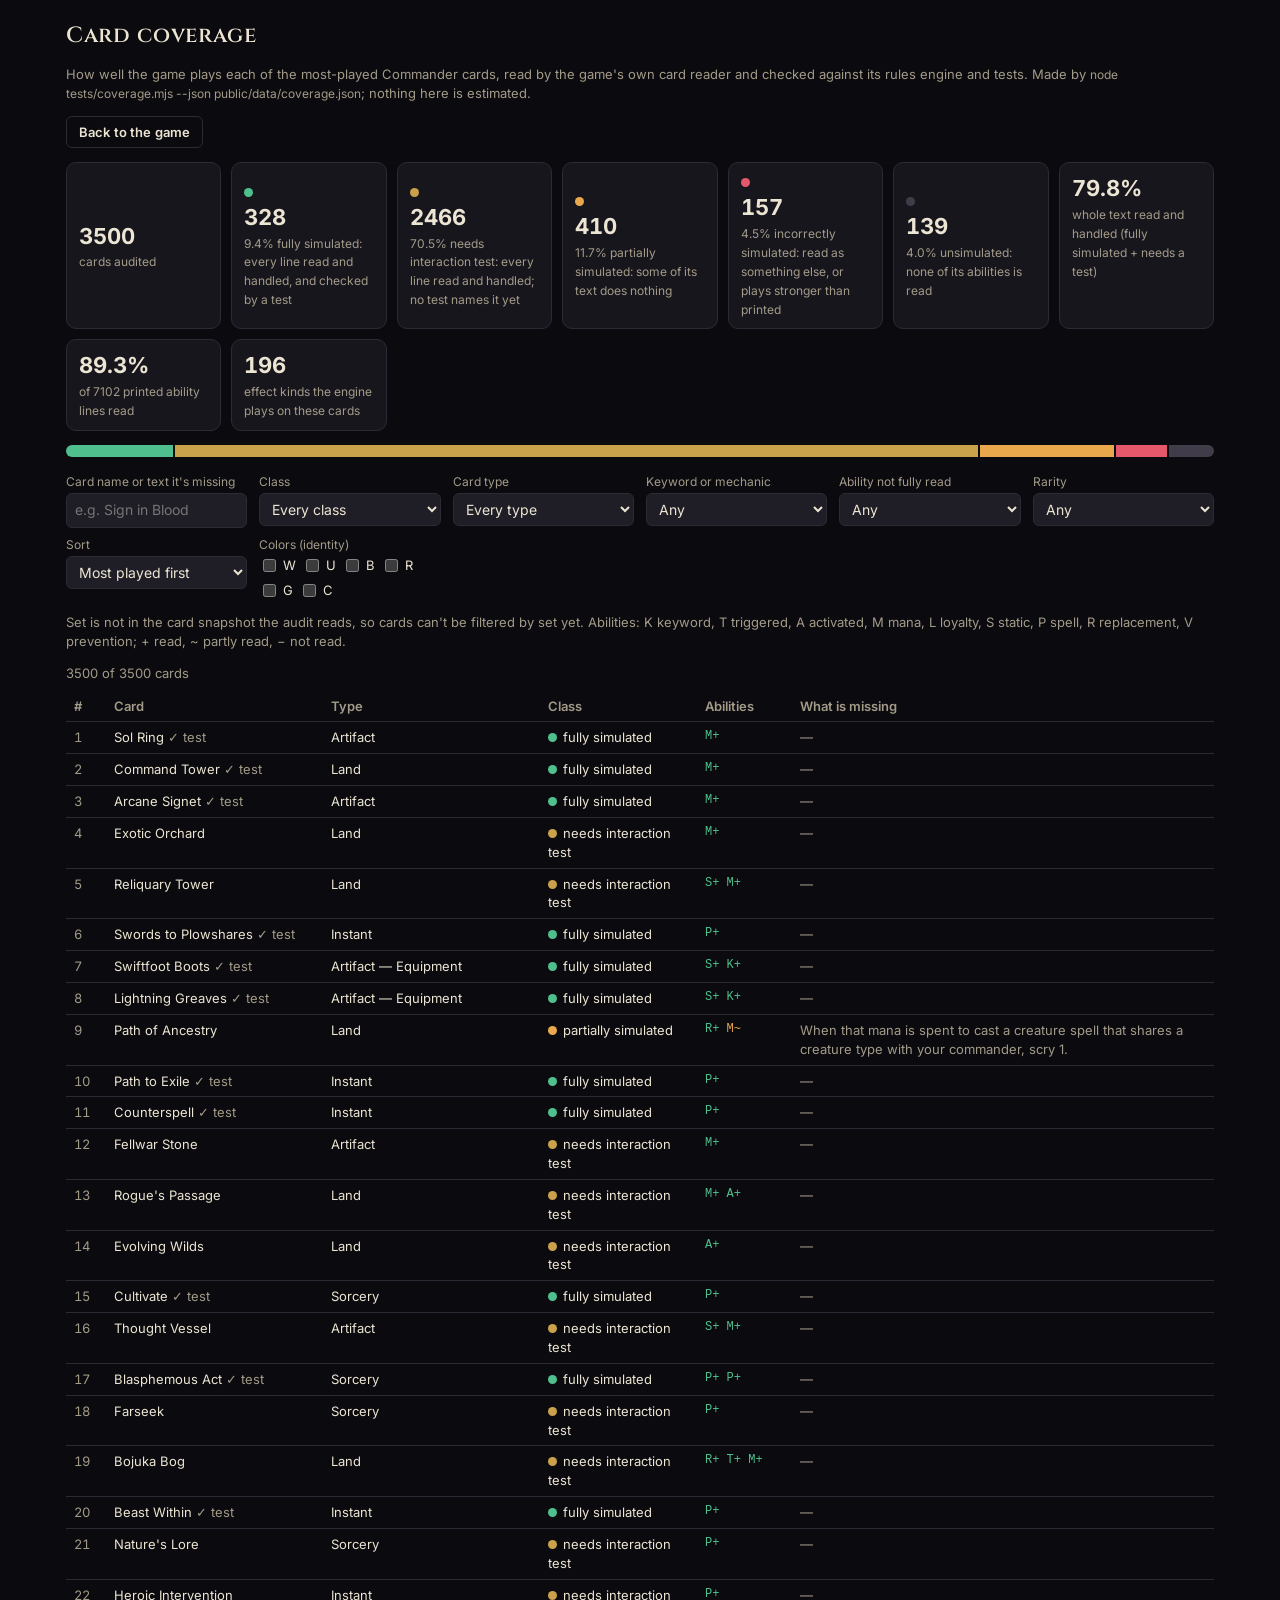
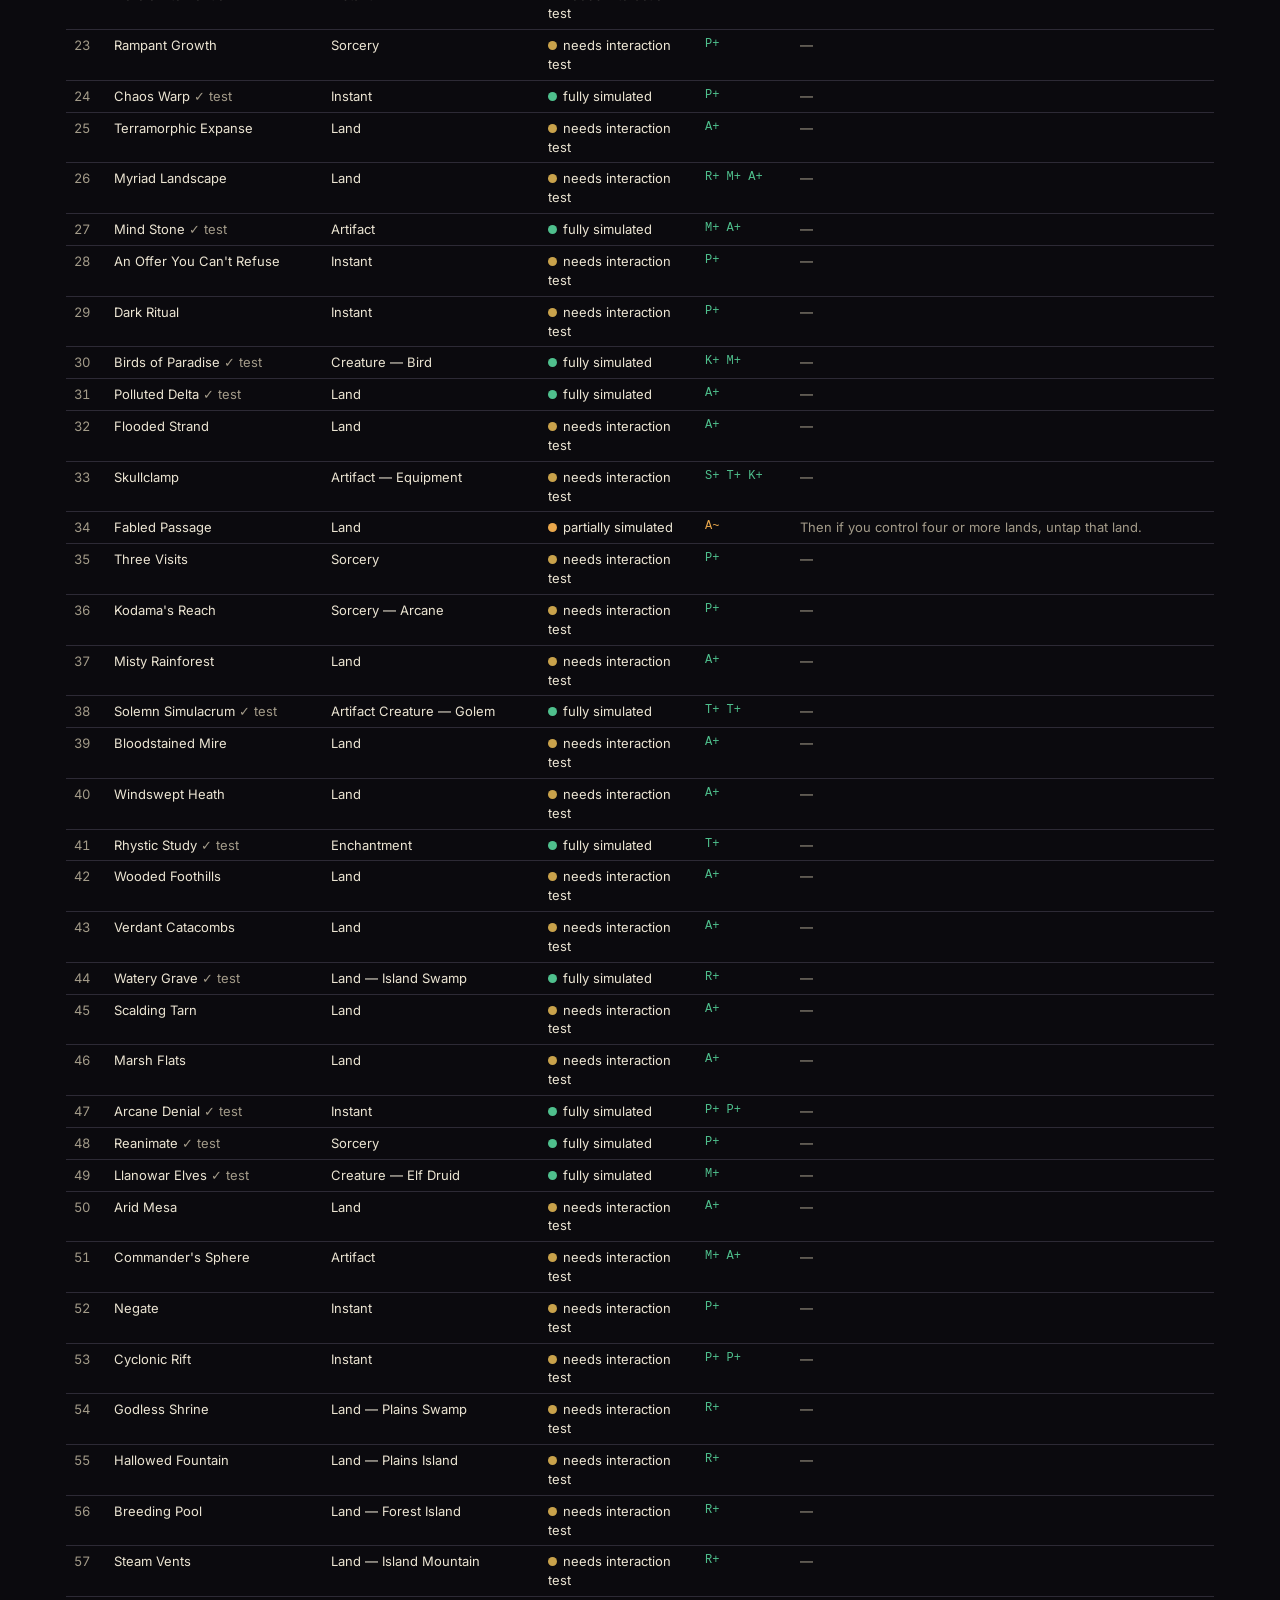
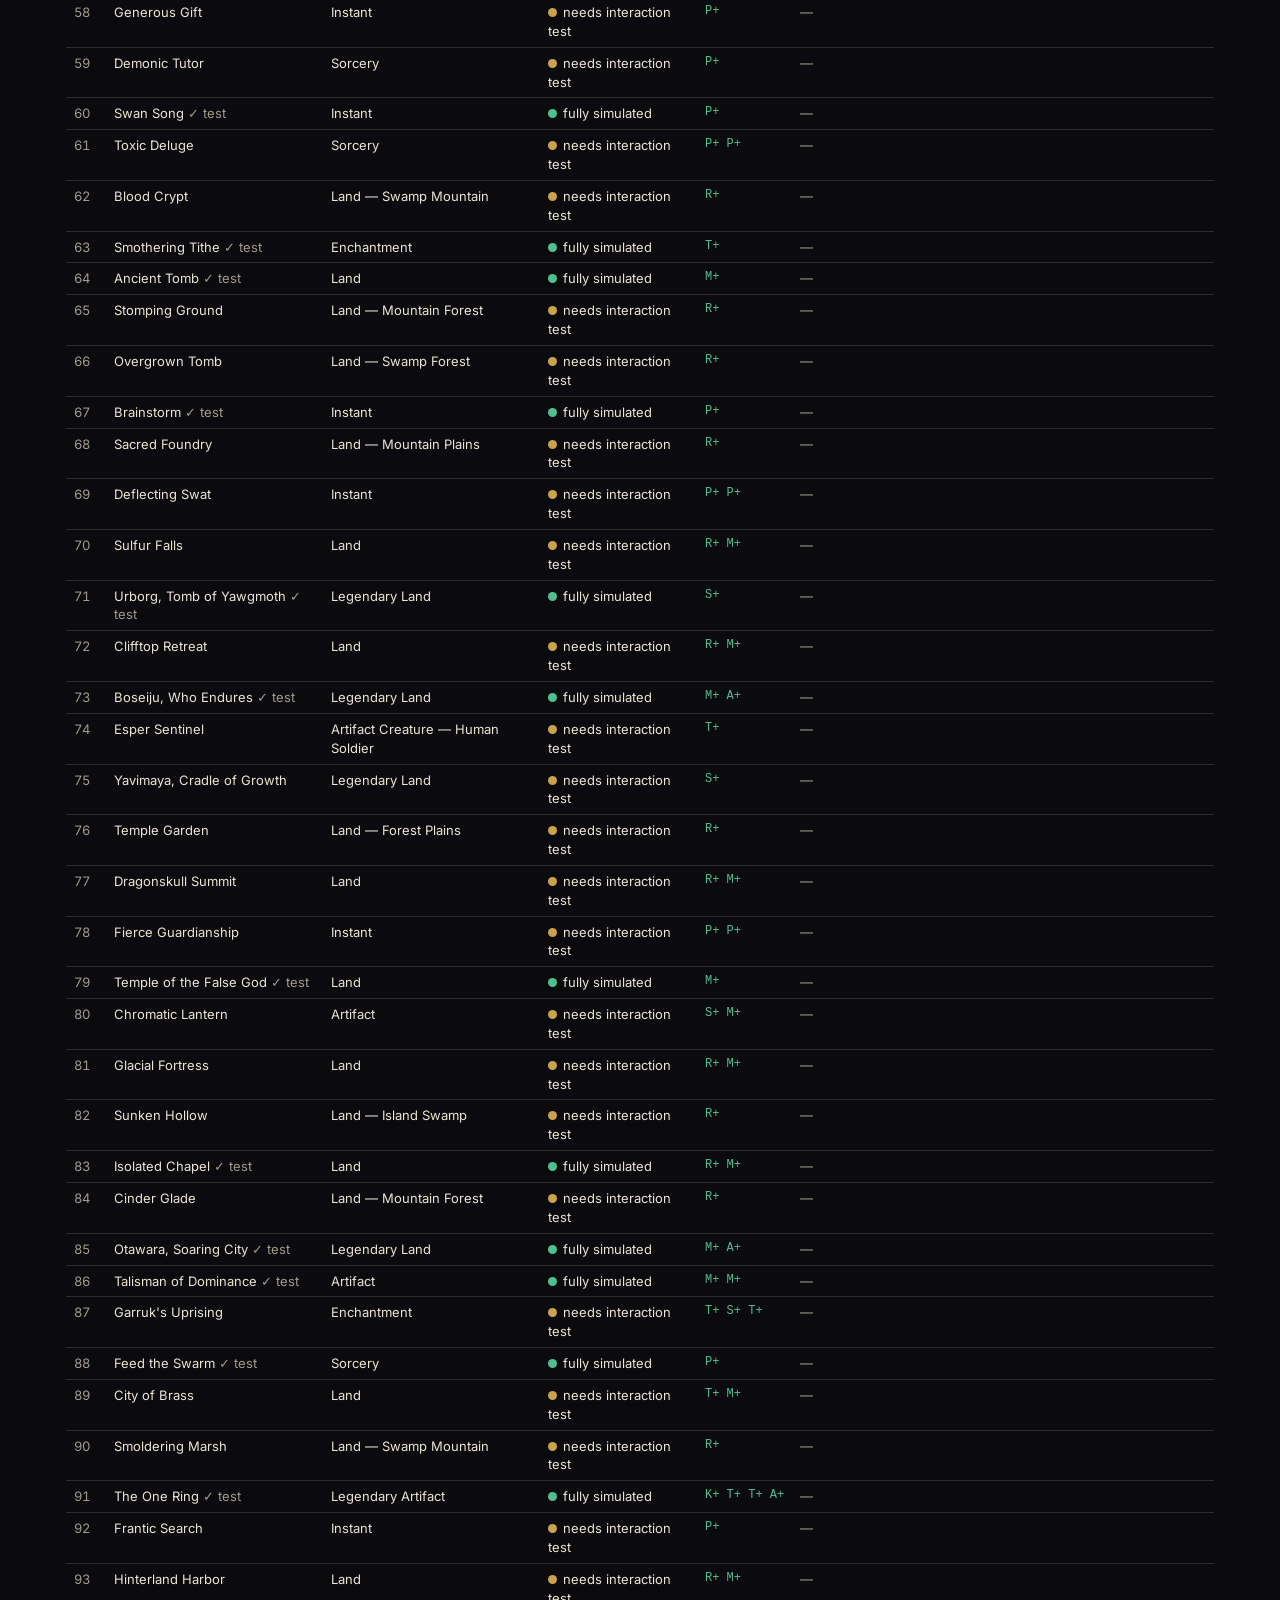
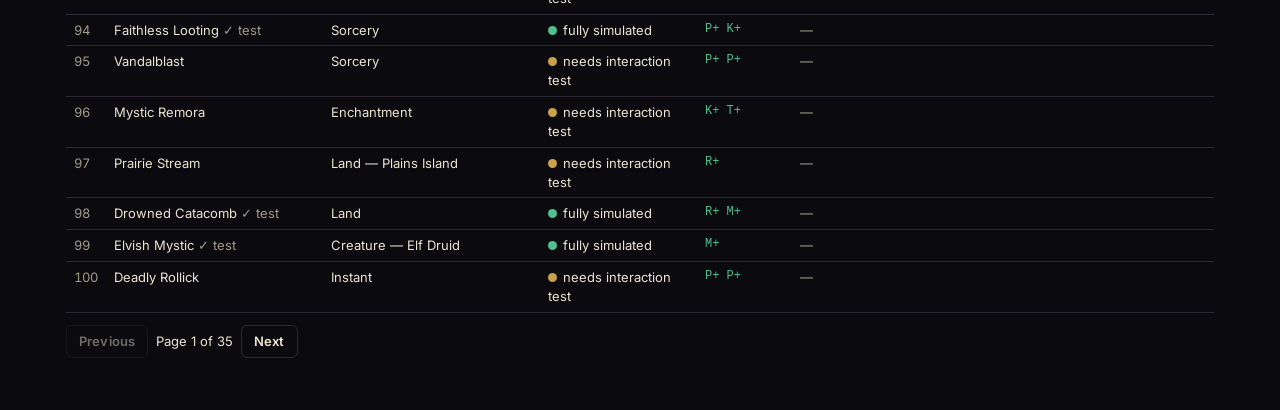
<file: public/coverage.html>
<!doctype html>
<html lang="en" data-theme="dark">
<head>
  <meta charset="utf-8">
  <meta name="viewport" content="width=device-width, initial-scale=1">
  <title>Commander Table · Card coverage</title>
  <link rel="icon" href="favicon.ico">
  <link rel="stylesheet" href="css/style.css">
  <style>
    body { overflow: auto; }
    .cv { max-width: 1180px; margin: 0 auto; padding: 20px 16px 40px; }
    .cv h1 { font-size: 22px; margin: 0 0 6px; }
    .cv .tiles { display: grid; grid-template-columns: repeat(auto-fit, minmax(150px, 1fr)); gap: 10px; margin: 14px 0; }
    .cv .tile { background: var(--panel); border: 1px solid var(--line); border-radius: 10px; padding: 10px 12px; text-align: left; color: var(--text); font: inherit; cursor: pointer; }
    .cv .tile[aria-pressed="true"] { border-color: var(--accent); }
    .cv .tile b { display: block; font-size: 22px; font-variant-numeric: tabular-nums; }
    .cv .tile span { color: var(--muted); font-size: 12px; }
    .cv .bar { display: flex; height: 12px; border-radius: 6px; overflow: hidden; gap: 2px; margin: 4px 0 16px; }
    .cv .bar i { display: block; height: 100%; }
    .cv .k-full { background: var(--good); } .cv .k-test { background: var(--accent); } .cv .k-part { background: var(--warn); }
    .cv .k-bad { background: var(--bad); } .cv .k-none { background: var(--line-2); }
    .cv .dot { display: inline-block; width: 9px; height: 9px; border-radius: 50%; margin-right: 6px; vertical-align: 0; }
    .cv .filters { display: grid; grid-template-columns: repeat(auto-fit, minmax(170px, 1fr)); gap: 8px 12px; margin: 10px 0; }
    .cv .filters label { display: flex; flex-direction: column; gap: 3px; font-size: 12px; color: var(--muted); }
    .cv .filters input, .cv .filters select { font: inherit; font-size: 14px; color: var(--text); background: var(--panel-2); border: 1px solid var(--line); border-radius: 6px; padding: 6px 8px; min-width: 0; }
    .cv .colors { display: flex; gap: 6px; flex-wrap: wrap; align-items: center; }
    .cv .colors label { flex-direction: row; align-items: center; gap: 4px; color: var(--text); font-size: 13px; }
    .cv .count { margin: 8px 0; color: var(--muted); }
    .cv .wrap { overflow-x: auto; }
    .cv table { width: 100%; border-collapse: collapse; font-size: 13px; }
    .cv td, .cv th { padding: 6px 8px; border-bottom: 1px solid var(--line); text-align: left; vertical-align: top; }
    .cv th { color: var(--muted); font-weight: 600; position: sticky; top: 0; background: var(--bg); }
    .cv td.num { font-variant-numeric: tabular-nums; color: var(--muted); }
    .cv .ab { font-family: ui-monospace, Consolas, monospace; font-size: 12px; white-space: nowrap; }
    .cv .ab .ok { color: var(--good); } .cv .ab .half { color: var(--warn); } .cv .ab .no { color: var(--bad); }
    .cv .miss { color: var(--muted); max-width: 460px; }
    .cv .pager { display: flex; gap: 8px; align-items: center; margin: 12px 0; flex-wrap: wrap; }
    .cv .note { color: var(--muted); font-size: 13px; }
    @media (max-width: 640px) { .cv .hide-sm { display: none; } }
  </style>
</head>
<body>
  <main class="cv">
    <h1>Card coverage</h1>
    <p class="muted">How well the game plays each of the most-played Commander cards, read by the game's own card reader and checked against its rules engine and tests. Made by <code>node tests/coverage.mjs --json public/data/coverage.json</code>; nothing here is estimated.</p>
    <p><a class="btn ghost" href="/">Back to the game</a></p>
    <div class="tiles" id="cvTiles"></div>
    <div class="bar" id="cvBar" aria-hidden="true"></div>
    <div class="filters">
      <label>Card name or text it's missing<input id="cvSearch" type="search" placeholder="e.g. Sign in Blood"></label>
      <label>Class<select id="cvClass"></select></label>
      <label>Card type<select id="cvType"></select></label>
      <label>Keyword or mechanic<select id="cvKeyword"></select></label>
      <label>Ability not fully read<select id="cvAbility"></select></label>
      <label>Rarity<select id="cvRarity"></select></label>
      <label>Sort<select id="cvSort"><option value="rank">Most played first</option><option value="name">Name</option><option value="cmc">Mana value</option></select></label>
      <label>Colors (identity)<span class="colors" id="cvColors"></span></label>
    </div>
    <p class="note">Set is not in the card snapshot the audit reads, so cards can't be filtered by set yet. Abilities: K keyword, T triggered, A activated, M mana, L loyalty, S static, P spell, R replacement, V prevention; <span class="ok">+</span> read, <span class="half">~</span> partly read, <span class="no">−</span> not read.</p>
    <div class="count" id="cvCount" aria-live="polite"></div>
    <div class="wrap">
      <table>
        <thead><tr><th>#</th><th>Card</th><th class="hide-sm">Type</th><th>Class</th><th class="hide-sm">Abilities</th><th>What is missing</th></tr></thead>
        <tbody id="cvRows"></tbody>
      </table>
    </div>
    <div class="pager"><button class="btn ghost" id="cvPrev">Previous</button><span id="cvPage"></span><button class="btn ghost" id="cvNext">Next</button></div>
  </main>
  <script type="module" src="js/coverage.js"></script>
</body>
</html>
</file>
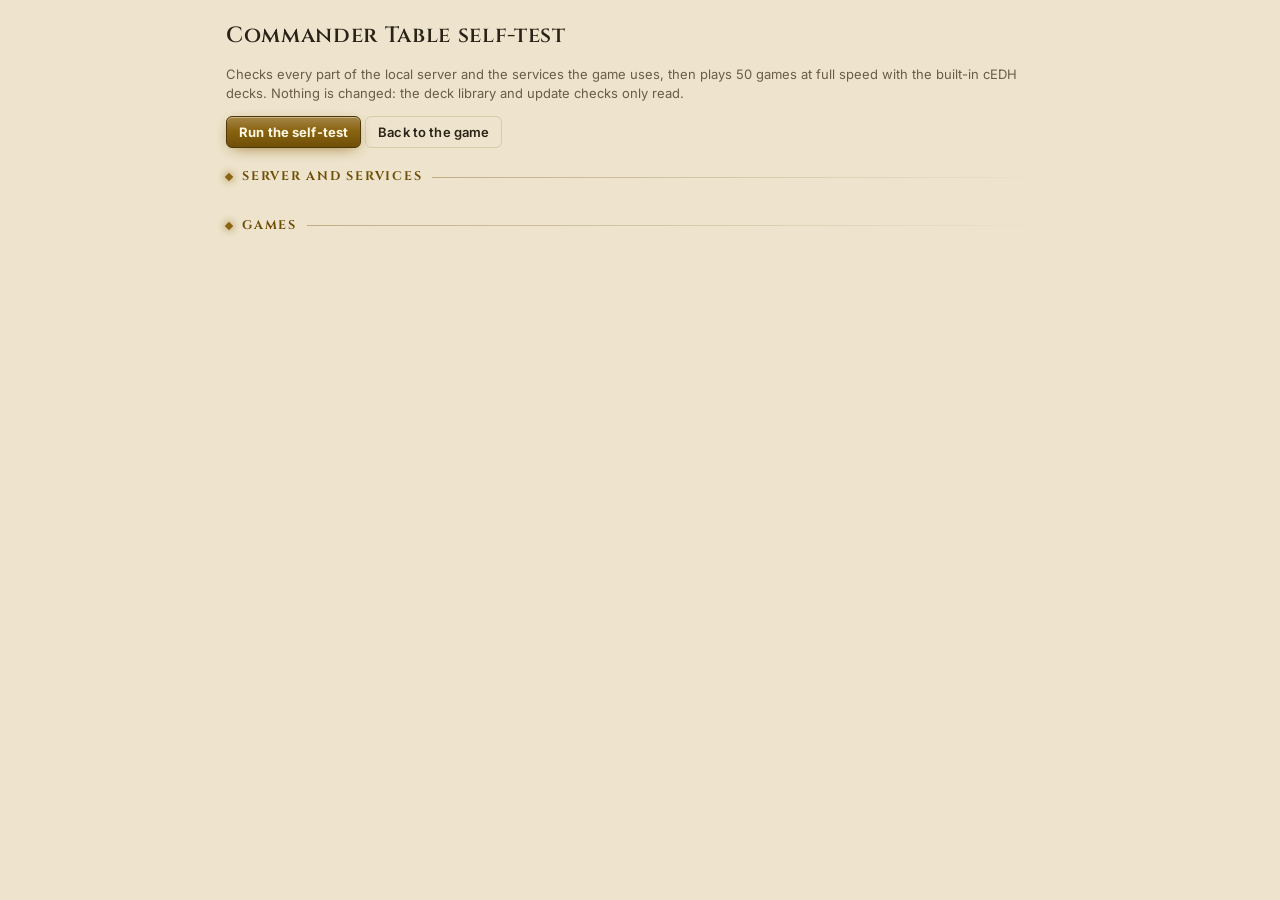
<file: public/selftest.html>
<!doctype html>
<html lang="en" data-theme="dark">
<head>
  <meta charset="utf-8">
  <meta name="viewport" content="width=device-width, initial-scale=1">
  <title>Commander Table · Self-test</title>
  <link rel="icon" href="favicon.ico">
  <link rel="stylesheet" href="css/style.css">
  <style>
    body { overflow: auto; }
    .st { max-width: 860px; margin: 0 auto; padding: 20px 16px 40px; }
    .st h1 { font-size: 22px; margin: 0 0 6px; }
    .st table { width: 100%; border-collapse: collapse; margin: 10px 0 18px; font-size: 13px; }
    .st td, .st th { padding: 6px 8px; border-bottom: 1px solid var(--line); text-align: left; vertical-align: top; }
    .st .pass { color: var(--good); font-weight: 800; }
    .st .fail { color: var(--bad); font-weight: 800; }
    .st .wait { color: var(--muted); }
    .st .summary { font-size: 16px; font-weight: 700; margin: 8px 0; }
  </style>
</head>
<body>
  <main class="st">
    <h1>Commander Table self-test</h1>
    <p class="muted">Checks every part of the local server and the services the game uses, then plays 50 games at full speed with the built-in cEDH decks. Nothing is changed: the deck library and update checks only read.</p>
    <p><button class="btn primary" id="btnRun">Run the self-test</button> <a class="btn ghost" href="/">Back to the game</a></p>
    <div class="summary" id="summary"></div>
    <h3>Server and services</h3>
    <table id="checks"><tbody></tbody></table>
    <h3>Games</h3>
    <table id="games"><tbody></tbody></table>
  </main>
  <script type="module" src="js/selftest.js"></script>
</body>
</html>
</file>
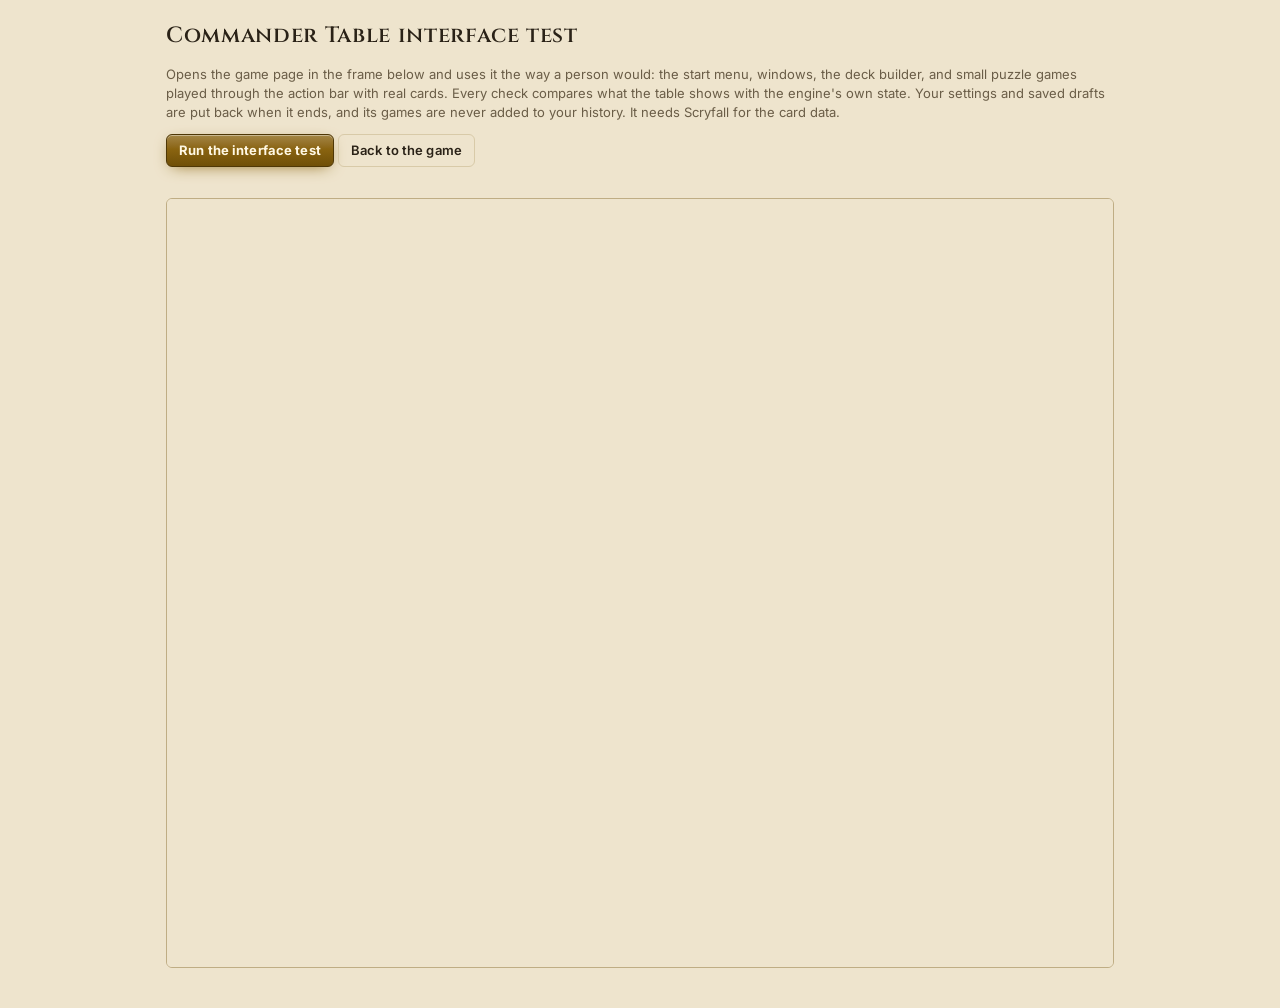
<file: public/uitest.html>
<!doctype html>
<html lang="en" data-theme="dark">
<head>
  <meta charset="utf-8">
  <meta name="viewport" content="width=device-width, initial-scale=1">
  <title>Commander Table · Interface test</title>
  <link rel="icon" href="favicon.ico">
  <link rel="stylesheet" href="css/style.css">
  <style>
    body { overflow: auto; }
    .st { max-width: 980px; margin: 0 auto; padding: 20px 16px 40px; }
    .st h1 { font-size: 22px; margin: 0 0 6px; }
    .st table { width: 100%; border-collapse: collapse; margin: 10px 0 18px; font-size: 13px; }
    .st td, .st th { padding: 6px 8px; border-bottom: 1px solid var(--line); text-align: left; vertical-align: top; }
    .st .pass { color: var(--good); font-weight: 800; }
    .st .fail { color: var(--bad); font-weight: 800; }
    .st .skip { color: var(--warn); font-weight: 800; }
    .st .wait { color: var(--muted); }
    .st .summary { font-size: 16px; font-weight: 700; margin: 8px 0; }
    .ut-stage { border: 1px solid var(--line-2); border-radius: var(--r-md); overflow: auto; max-width: 100%; }
    .ut-stage iframe { display: block; border: 0; background: var(--bg); }
  </style>
</head>
<body>
  <main class="st">
    <h1>Commander Table interface test</h1>
    <p class="muted">Opens the game page in the frame below and uses it the way a person would: the start menu, windows, the deck builder, and small puzzle games played through the action bar with real cards. Every check compares what the table shows with the engine's own state. Your settings and saved drafts are put back when it ends, and its games are never added to your history. It needs Scryfall for the card data.</p>
    <p><button class="btn primary" id="btnRun">Run the interface test</button> <a class="btn ghost" href="/">Back to the game</a></p>
    <div class="summary" id="summary"></div>
    <table id="checks"><tbody></tbody></table>
    <div class="ut-stage"><iframe id="frame" title="The game page under test" width="1366" height="768"></iframe></div>
  </main>
  <script type="module" src="js/uitest.js"></script>
</body>
</html>
</file>
<file: public/css/style.css>
/* =========================================================================================
   Commander Table: the Grimoire design system.
   Tokens first (color, type, space, radius, shadow, motion), then the screens. Every screen
   draws from these; a new component should need no new color.
   Fonts are bundled (public/fonts, SIL Open Font License): Cinzel for titles, Inter for
   text, JetBrains Mono for numbers. Nothing is fetched from a font service.
   ========================================================================================= */
@font-face { font-family: "Cinzel"; src: url("../fonts/cinzel.woff2") format("woff2"); font-weight: 400 900; font-style: normal; font-display: swap; }
@font-face { font-family: "Inter"; src: url("../fonts/inter.woff2") format("woff2"); font-weight: 400 800; font-style: normal; font-display: swap; }
@font-face { font-family: "JetBrains Mono"; src: url("../fonts/jetbrains-mono.woff2") format("woff2"); font-weight: 400 700; font-style: normal; font-display: swap; }
:root {
  /* surfaces: obsidian, charcoal, graphite */
  --bg: #0b0a0e;
  --felt: #121117;
  --panel: #17161d;
  --panel-2: #1f1d26;
  --line: #2d2a35;
  --line-2: #413c4a;
  --deep: #08070a; --subbar: #100f14; --board-bg: rgba(22, 21, 28, .84); --overlay: rgba(12, 11, 15, .96);
  --hover: #2a2732; --hover-line: #5a5262;
  /* ink: parchment and ivory */
  --text: #ece5d3;
  --muted: #a39b89;
  /* antique gold: the one accent */
  --accent: #c9a24b;
  --accent-2: #a9852f;
  --gold-hi: #ecd08a;
  --on-accent: #1b1404;
  --link: #9cc4f5;
  --focus: #f1d67f;
  /* meaning */
  --good: #4fc08d;
  --bad: #e5586c;
  --warn: #eaa84c;
  /* the five colors of mana (and colorless): used only where a thing has that color */
  --mana-w: #efe6c2; --mana-u: #3f8fe2; --mana-b: #8a66b8; --mana-r: #dc5740; --mana-g: #43a468; --mana-c: #9aa1ab;
  /* card types in charts */
  --type-creature: #43a468; --type-instant: #3f8fe2; --type-sorcery: #dc5740; --type-artifact: #a9b0ba;
  --type-enchantment: #e3c66d; --type-planeswalker: #8a66b8; --type-land: #9b7347; --type-other: #6d6a75;
  /* type */
  --font-display: "Cinzel", "Trajan Pro", "Palatino Linotype", Georgia, serif;
  --font-body: "Inter", system-ui, -apple-system, "Segoe UI", sans-serif;
  --font-mono: "JetBrains Mono", var(--font-mono);
  /* space, radius, shadow, motion */
  --s1: 4px; --s2: 8px; --s3: 12px; --s4: 16px; --s5: 24px; --s6: 36px;
  --r-sm: 4px; --r-md: 6px; --r-lg: 10px;
  --radius: 10px;
  --shadow-1: 0 2px 8px rgba(0,0,0,.45);
  --shadow-2: 0 14px 40px rgba(0,0,0,.6);
  --shadow-3: 0 30px 80px rgba(0,0,0,.72);
  --glow: 0 0 28px -8px var(--accent);
  --ease: cubic-bezier(.2, .8, .2, 1);
  --fast: .14s; --slow: .32s;
  /* layers, lowest first: things on the table, bars and effects over it, previews, the start menu, windows, what must sit over a window */
  --z-arrows: 15; --z-spot: 20; --z-turn: 22; --z-combo: 25; --z-panel: 30; --z-coach: 40;
  --z-bar: 60; --z-fx: 64; --z-ghost: 65; --z-float: 70; --z-preview: 100;
  --z-menu: 150; --z-modal: 200; --z-over-modal: 260; --z-popup: 270; --z-ask: 280; --z-goodbye: 300; --z-tour: 400; --z-notice: 450; --z-tip: 500;
  --cw: 66px;
  --ch: calc(var(--cw) * 1.396);
  --topbar: linear-gradient(#1a1820, #121116);
  --table-bg: radial-gradient(ellipse at center, #1c1a23 0%, var(--felt) 60%, #0c0b0f 100%);
  color-scheme: dark;
}
/* light theme: a parchment page. Same layout, ink on vellum, darker gold so it still reads */
:root[data-theme="light"] {
  --bg: #eee4cd; --felt: #e5d9be; --panel: #f9f3e3; --panel-2: #f0e7d1; --line: #d8caa8; --line-2: #bfad84;
  --text: #2a2217; --muted: #6a5d47; --accent: #8a6410; --accent-2: #6f4f08; --gold-hi: #6f4f08; --on-accent: #fff8e4;
  --link: #2a5aa8; --focus: #6f4f08;
  --good: #1f7d53; --bad: #b8323f; --warn: #99600f;
  --mana-w: #b9a865; --mana-u: #2a6fc0; --mana-b: #5b3f86; --mana-r: #c1402b; --mana-g: #2c7f4c; --mana-c: #6f7680;
  --type-artifact: #7c838d; --type-enchantment: #a8892b;
  --topbar: linear-gradient(#fbf6e8, #f1e8d2); --hover: #e7dcc1; --hover-line: #a8956a;
  --table-bg: radial-gradient(ellipse at center, #f8f1df 0%, var(--felt) 65%, #d6c8a6 100%);
  --deep: #e7dcc1; --subbar: #f4ecd9; --board-bg: rgba(250, 244, 229, .88); --overlay: rgba(250, 244, 229, .97);
  --shadow-1: 0 2px 8px rgba(70,50,10,.18); --shadow-2: 0 14px 40px rgba(70,50,10,.25); --shadow-3: 0 30px 80px rgba(60,40,5,.35);
  color-scheme: light;
}
:root[data-theme="light"] .le.minor { color: #6a5d47; }
:root[data-theme="light"] .le.combat { color: #b0303f; }
:root[data-theme="light"] .le.damage { color: #c0283a; }
:root[data-theme="light"] .le.removal { color: #a1600a; }
:root[data-theme="light"] .le.death { color: #6b7280; }
:root[data-theme="light"] .le.trigger { color: #6a46c9; }
:root[data-theme="light"] .le.combo { color: #8a5a00; }
:root[data-theme="light"] .le.politics { color: #1f6f9e; }
:root[data-theme="light"] .phase-track .ph.on { color: #fff; }
:root[data-theme="light"] .seat-status .combos { color: #8a5a00; }
:root[data-theme="light"] .life { background: #ffffff; }
:root[data-theme="light"] .bhead { background: rgba(0, 0, 0, .03); }
* { box-sizing: border-box; }
[hidden] { display: none !important; }
html, body { height: 100%; }
body {
  margin: 0;
  background: var(--bg);
  color: var(--text);
  font: 13px/1.45 var(--font-body);
  font-feature-settings: "cv11", "ss01";
  display: flex;
  flex-direction: column;
  overflow: hidden;
  scrollbar-color: var(--line-2) transparent;
}
* { scrollbar-color: var(--line-2) transparent; }
h1, h2, h3 { font-family: var(--font-display); font-weight: 600; letter-spacing: .03em; }
code, .mono { font-family: var(--font-mono); font-size: .92em; }
a { color: var(--link); }
:focus-visible { outline: 2px solid var(--focus); outline-offset: 2px; }
input[type=checkbox], input[type=radio], input[type=range] { accent-color: var(--accent); }
::selection { background: color-mix(in srgb, var(--accent) 45%, transparent); }
button { font: inherit; color: inherit; }
.muted { color: var(--muted); }

/* ---------- top bar */
.topbar {
  display: flex; align-items: center; gap: 18px;
  padding: 8px 14px;
  background: var(--topbar);
  border-bottom: 1px solid var(--line);
  flex-wrap: wrap;
}
.brand { display: flex; align-items: center; gap: 8px; font-weight: 800; font-size: 15px; letter-spacing: .2px; }
.brand .logo { width: 22px; height: 22px; color: var(--accent); }
.brand .tag { font-size: 10px; font-weight: 600; text-transform: uppercase; letter-spacing: .08em; color: var(--muted); border: 1px solid var(--line-2); border-radius: 99px; padding: 2px 7px; }
/* wide enough for the label and the whole phase track; the controls wrap to a second row before they'd overlap it */
.turninfo { display: flex; align-items: center; gap: 12px; flex: 1 1 640px; min-width: 0; }
.phase-track { flex: none; }
.turn-label { font-weight: 700; white-space: nowrap; }
.phase-track { display: flex; gap: 2px; background: var(--panel); border: 1px solid var(--line); border-radius: 99px; padding: 3px; }
.phase-track .ph { padding: 3px 9px; border-radius: 99px; font-size: 11px; color: var(--muted); white-space: nowrap; transition: background .2s, color .2s; }
.phase-track .ph.on { background: var(--pc, var(--accent)); color: #0d0f13; font-weight: 700; }
.controls { display: flex; align-items: center; gap: 8px; flex-wrap: wrap; }
.btn {
  background: var(--panel-2); border: 1px solid var(--line-2); border-radius: 8px;
  padding: 6px 12px; cursor: pointer; font-weight: 600; transition: background .15s, border-color .15s;
}
.btn:hover:not(:disabled) { background: var(--hover); border-color: var(--hover-line); }
.btn:disabled { opacity: .45; cursor: default; }
.btn.primary { background: var(--accent); border-color: var(--accent); color: #fff; }
.btn.primary:hover:not(:disabled) { background: var(--accent-2); }
.btn.ghost { background: transparent; }
.btn.ghost.danger { color: #ff9aa5; border-color: #5a2f36; }
.btn.ghost.danger:hover:not(:disabled) { background: #3a1f24; border-color: var(--bad); }
.btn.primary.danger { background: var(--bad); border-color: var(--bad); }
.btn.primary.danger:hover:not(:disabled) { filter: brightness(1.1); background: var(--bad); }
.batch-card { width: min(860px, calc(100vw - 32px)); }
.batch-controls { display: flex; align-items: center; gap: 10px; flex-wrap: wrap; padding: 0 20px 12px; }
.batch-controls select { background: var(--bg); color: var(--text); border: 1px solid var(--line-2); border-radius: 6px; padding: 4px 6px; font: inherit; margin-left: 4px; }
.batch-progress { flex: 1; min-width: 120px; height: 8px; background: var(--bg); border: 1px solid var(--line-2); border-radius: 99px; overflow: hidden; }
.batch-progress div { height: 100%; width: 0; background: var(--accent); transition: width .15s; }
.batch-results { padding: 0 20px 20px; overflow-x: auto; }
.batch-results table { width: 100%; border-collapse: collapse; font-size: 12.5px; }
.batch-results th, .batch-results td { text-align: left; padding: 6px 8px; border-bottom: 1px solid var(--line); white-space: nowrap; }
.batch-results th { color: var(--muted); font-weight: 600; font-size: 11.5px; }
.batch-results td.num, .batch-results th.num { text-align: right; font-variant-numeric: tabular-nums; }
.batch-results .bar { display: inline-block; height: 8px; border-radius: 4px; background: var(--pc); vertical-align: middle; margin-right: 6px; }
.batch-results .dot { display: inline-block; width: 9px; height: 9px; border-radius: 50%; background: var(--pc); margin-right: 6px; }
.batch-results h3 { font-size: 13px; margin: 16px 0 6px; }
.batch-results ul { margin: 0; padding-left: 18px; color: var(--muted); }
.batch-results td.best { color: var(--good); font-weight: 800; }
.batch-results details { border: 1px solid var(--line); border-radius: 8px; padding: 6px 10px; margin-bottom: 6px; }
.batch-results summary { cursor: pointer; font-weight: 600; }
.cardrep { display: grid; grid-template-columns: 1fr 1fr; gap: 12px; margin-top: 6px; }
.cardrep h4 { margin: 0 0 4px; font-size: 11.5px; color: var(--muted); text-transform: uppercase; letter-spacing: .06em; }
.cardrep li { margin-bottom: 2px; font-size: 12px; }
@media (max-width: 600px) { .cardrep { grid-template-columns: 1fr; } }
/* ---------- deck viewer */
.deck-body { padding-bottom: 20px; overflow-y: auto; max-height: calc(100vh - 140px); }
.deck-body h3 { font-size: 13px; margin: 16px 0 8px; }
.ignored { font-size: 12px; line-height: 1.7; }
.deck-body ul { padding-left: 18px; font-size: 12.5px; }
.seat-status .sview { margin-left: 6px; }

/* ---------- tournament */
.tourney-form { padding: 0 20px; }
.tourney-form textarea { height: 140px; resize: vertical; font-family: var(--font-mono); font-size: 12px; margin-bottom: 8px; }
.tourney-form .batch-controls { padding: 0 0 12px; }

/* ---------- invite panel */
.invite-body { padding: 0 20px 20px; display: flex; flex-direction: column; gap: 10px; max-height: calc(100vh - 220px); overflow-y: auto; }
.internet-box { display: flex; gap: 10px; align-items: center; flex-wrap: wrap; padding: 10px 12px; border: 1px dashed var(--accent); border-radius: 10px; font-size: 12.5px; }
.invite { border: 1px solid var(--line); border-left: 3px solid var(--pc); border-radius: 10px; padding: 8px 10px; }
.invite-head { display: flex; gap: 8px; align-items: center; flex-wrap: wrap; margin-bottom: 6px; }
.invite-status { margin-left: auto; font-size: 12px; color: var(--muted); }
.invite-status.ok { color: var(--good); font-weight: 700; }
.invite-quick { display: flex; gap: 12px; align-items: center; margin: 4px 0 8px; }
.invite-qr svg { display: block; border-radius: 4px; }
.join-code { font: 800 22px/1.2 var(--font-mono); letter-spacing: 2px; }
.invite-quick .small { font-size: 11.5px; max-width: 280px; }
.invite-link { display: flex; gap: 6px; align-items: center; margin-top: 4px; }
.invite-link .input { font-size: 12px; padding: 5px 8px; }
.invite-kind { font-size: 10.5px; font-weight: 800; text-transform: uppercase; letter-spacing: .06em; color: var(--muted); min-width: 92px; }

/* ---------- cEDH meta browser */
.meta-tabs { padding: 0 20px; }
.meta-tools { display: flex; gap: 8px; align-items: center; flex-wrap: wrap; padding: 10px 20px; }
.meta-tools .input { flex: 1; min-width: 200px; }
.meta-body { max-height: calc(100vh - 290px); overflow-y: auto; }
.seatpicks { display: flex; gap: 4px; white-space: nowrap; }
.seatpick, .btn.seatpick, .btn.seatpick:hover:not(:disabled) { border-color: var(--pc); color: var(--pc); min-width: 26px; }
.ddb-row { display: flex; gap: 10px; align-items: flex-start; justify-content: space-between; padding: 8px 0; border-bottom: 1px solid var(--line); }
.ddb-main { min-width: 0; flex: 1; font-size: 12.5px; }
.ddb-main details p { margin: 4px 0; font-size: 12px; }
.ddb-main a { color: var(--accent); }
.table-bracket { display: flex; align-items: center; gap: 6px; font-size: 12px; color: var(--muted); }

/* ---------- seat swapping */
.grip { cursor: grab; color: var(--muted); padding: 0 2px; user-select: none; }
.seat.dragover { outline: 2px dashed var(--accent); outline-offset: 2px; }

/* ---------- compact layout for short laptop screens */
@media (max-height: 820px) and (min-width: 1151px) {
  .topbar { padding: 5px 12px; gap: 12px; }
  .timeline { padding: 3px 12px; }
  .layout { grid-template-columns: 1fr 300px; }
  .bhead { padding: 5px 8px 4px; }
  .avatar { width: 30px; height: 30px; }
  .life .lv { font-size: 20px; }
  .board { --cw: 54px; }
  .credit { display: none; }
}

.goodbye { position: fixed; inset: 0; z-index: var(--z-goodbye); background: var(--bg); display: flex; flex-direction: column; align-items: center; justify-content: center; text-align: center; padding: 16px; }
.goodbye h1 { margin: 0 0 8px; font-size: 22px; }
.btn.big { padding: 9px 18px; font-size: 14px; }
.btn.small { padding: 3px 8px; font-size: 12px; }
.speed, .switch { display: flex; align-items: center; gap: 6px; color: var(--muted); font-size: 12px; cursor: pointer; }
.speed input { width: 90px; accent-color: var(--accent); }
.switch input { accent-color: var(--accent); }

/* ---------- layout */
.layout { flex: 1; display: grid; grid-template-columns: 1fr 340px; min-height: 0; }
.table-wrap { position: relative; min-height: 0; background: var(--table-bg); }
.table { height: 100%; display: grid; grid-template-columns: 1fr 1fr; grid-template-rows: 1fr 1fr; gap: 8px; padding: 8px; }
.sidebar { border-left: 1px solid var(--line); background: var(--panel); display: flex; flex-direction: column; min-height: 0; }
.tabs { display: flex; border-bottom: 1px solid var(--line); }
.tabs button { flex: 1; background: none; border: 0; padding: 10px; cursor: pointer; color: var(--muted); font-weight: 600; border-bottom: 2px solid transparent; }
.tabs button.active { color: var(--text); border-bottom-color: var(--accent); }
.tab { display: none; flex: 1; min-height: 0; flex-direction: column; }
.tab.active { display: flex; }
.credit { font-size: 10.5px; color: var(--muted); padding: 4px 14px; border-top: 1px solid var(--line); background: var(--deep); }

/* ---------- player boards */
.board {
  position: relative; min-width: 0; min-height: 0;
  display: grid; grid-template-rows: auto 1fr auto;
  background: var(--board-bg);
  border: 1px solid var(--line);
  border-radius: 12px;
  overflow: hidden;
  transition: border-color .3s, box-shadow .3s;
}
.board::before { content: ""; position: absolute; inset: 0 0 auto 0; height: 3px; background: var(--pc); opacity: .9; z-index: 3; }
/* Each board shows its commander's art, faint and blurred, behind everything */
.board::after {
  content: ""; position: absolute; inset: -12px; z-index: 0; pointer-events: none;
  background: var(--art, none) center 30% / cover; opacity: .16; filter: blur(3px) saturate(1.15);
  -webkit-mask-image: linear-gradient(180deg, #000 0%, rgba(0,0,0,.55) 60%, rgba(0,0,0,.3) 100%);
          mask-image: linear-gradient(180deg, #000 0%, rgba(0,0,0,.55) 60%, rgba(0,0,0,.3) 100%);
}
.board > :not(.elim) { position: relative; z-index: 1; }
/* Board backgrounds (Display): drawn with CSS only, no image files */
body[data-bg="artbold"] .board::after { opacity: .42; filter: blur(1px) saturate(1.2); }
body[data-bg="felt"] .board::after, body[data-bg="wood"] .board::after, body[data-bg="stone"] .board::after, body[data-bg="plain"] .board::after { display: none; }
body[data-bg="felt"] .board { background:
  radial-gradient(ellipse at 50% 40%, rgba(255,255,255,.07), transparent 70%),
  repeating-linear-gradient(45deg, rgba(0,0,0,.05) 0 2px, transparent 2px 4px),
  linear-gradient(#1f5a3a, #143d27); }
body[data-bg="wood"] .board { background:
  repeating-linear-gradient(90deg, rgba(0,0,0,.08) 0 2px, transparent 2px 90px),
  repeating-linear-gradient(0deg, rgba(255,255,255,.035) 0 1px, transparent 1px 7px),
  linear-gradient(100deg, #5a3a22, #6e4728 40%, #4f321d); }
body[data-bg="stone"] .board { background:
  radial-gradient(circle at 20% 30%, rgba(255,255,255,.06) 0 18%, transparent 19%),
  radial-gradient(circle at 75% 65%, rgba(0,0,0,.12) 0 22%, transparent 23%),
  repeating-linear-gradient(135deg, rgba(255,255,255,.03) 0 3px, transparent 3px 11px),
  linear-gradient(#4a4d55, #34363c); }
:root[data-theme="light"] body[data-bg="felt"] .board { background: linear-gradient(#cfe7d8, #b6d8c2); }
:root[data-theme="light"] body[data-bg="wood"] .board { background: repeating-linear-gradient(90deg, rgba(0,0,0,.05) 0 2px, transparent 2px 90px), linear-gradient(100deg, #e3c7a3, #d9b88f); }
:root[data-theme="light"] body[data-bg="stone"] .board { background: repeating-linear-gradient(135deg, rgba(0,0,0,.03) 0 3px, transparent 3px 11px), linear-gradient(#e2e3e6, #cfd1d6); }
/* Accessibility (Display): seat numbers on boards, larger text, fewer animations */
body.cb .board .avatar::after { content: attr(data-n); position: absolute; right: -4px; bottom: -4px; width: 16px; height: 16px; border-radius: 50%; background: var(--pc); color: #000; font: 900 11px/16px var(--font-body); text-align: center; border: 1px solid #000; }
body.cb .board .avatar { position: relative; }
body.big { font-size: 15.5px; }
body.big .sidebar, body.big .action-bar, body.big .stack-panel { zoom: 1.15; }
body.big .bhead { zoom: 1.12; }
body.calm *, body.calm *::before, body.calm *::after { animation-duration: .01ms !important; animation-iteration-count: 1 !important; transition-duration: .01ms !important; }
.display-card .disp-row { display: flex; gap: 8px; align-items: center; flex-wrap: wrap; margin-bottom: 12px; }
.display-card select { width: auto; }
:root[data-theme="light"] .board::after { opacity: .12; }

/* Zones: each has its own surface and a quiet label, so the board reads at a glance */
.cmdzone .zlabel { color: #e9b866; }
.row { position: relative; border-radius: 8px; padding: 14px 6px 5px; }
.row:empty { padding: 0; }
.row:not(:empty)::before {
  content: attr(data-label); position: absolute; top: 2px; left: 7px; font-size: 8.5px; font-weight: 800;
  letter-spacing: .14em; text-transform: uppercase; color: var(--muted); opacity: .75; pointer-events: none;
}
/* Creatures: green-felt playmat */
.row.creatures:not(:empty) {
  background:
    radial-gradient(ellipse at 50% 0%, rgba(62,207,142,.10), transparent 70%),
    repeating-linear-gradient(135deg, rgba(255,255,255,.018) 0 6px, transparent 6px 12px),
    rgba(20, 60, 45, .22);
  box-shadow: inset 0 0 0 1px rgba(62,207,142,.12);
}
/* Artifacts, enchantments and planeswalkers: cool arcane blue */
.row.others:not(:empty) {
  background: radial-gradient(ellipse at 50% 0%, rgba(120,150,255,.12), transparent 70%), rgba(30, 40, 80, .2);
  box-shadow: inset 0 0 0 1px rgba(120,150,255,.12);
}
/* Lands: warm earth band along the bottom */
.row.lands:not(:empty) {
  background: linear-gradient(180deg, rgba(150,110,60,.16), rgba(90,60,30,.22)), repeating-linear-gradient(90deg, rgba(255,255,255,.02) 0 2px, transparent 2px 9px);
  box-shadow: inset 0 0 0 1px rgba(200,150,90,.14);
}
/* Hand: dark leather */
:root[data-theme="light"] .row.creatures:not(:empty) { background: rgba(62,207,142,.10); }
:root[data-theme="light"] .row.others:not(:empty) { background: rgba(201,162,75,.09); }
:root[data-theme="light"] .row.lands:not(:empty) { background: rgba(180,130,70,.12); }
:root[data-theme="light"] .handrow { background: rgba(140,95,50,.10); }
:root[data-theme="light"] .cmdzone { background: rgba(245,183,74,.12); }
.board-slot { display: contents; }

/* Readability: tapped cards dim a little, summoning-sick creatures show a small moon */
.card.tapped img { filter: brightness(.8) saturate(.85); }
.card.sick::after { content: "☾"; position: absolute; top: 2px; right: 3px; font-size: 10px; color: #cfd6ff; text-shadow: 0 0 3px #000; }
.bdg.pt { font-size: 11px; }

/* A person is making a decision for this seat */
.board.offline .pname::after { content: "disconnected · AI playing"; margin-left: 6px; font-size: 9.5px; font-weight: 700; color: var(--bad); }
.board.offline .avatar { filter: grayscale(1); opacity: .6; }
.board.thinking .pname::after { content: "thinking…"; margin-left: 6px; font-size: 9.5px; font-weight: 700; color: var(--warn); animation: blink 1.2s infinite; }
@keyframes blink { 50% { opacity: .35; } }

/* Turn banner and combat arrows */
.turn-banner {
  position: absolute; left: 50%; top: 42%; transform: translate(-50%, -50%); z-index: var(--z-turn); pointer-events: none;
  font-size: 28px; font-weight: 800; letter-spacing: .02em; color: var(--pc); text-shadow: 0 2px 18px rgba(0,0,0,.8);
  animation: turnIn 1.6s ease-out forwards; white-space: nowrap;
}
.turn-banner small { display: block; text-align: center; font-size: 12px; color: var(--muted); letter-spacing: .14em; text-transform: uppercase; }
@keyframes turnIn { 0% { opacity: 0; transform: translate(-50%, -40%) scale(.9); } 15% { opacity: 1; transform: translate(-50%, -50%) scale(1); } 75% { opacity: 1; } 100% { opacity: 0; } }
.combat-svg { position: absolute; inset: 0; width: 100%; height: 100%; pointer-events: none; z-index: var(--z-arrows); overflow: visible; }
.combat-svg path { fill: none; stroke-width: 3; stroke-linecap: round; filter: drop-shadow(0 0 4px rgba(0,0,0,.7)); }
.combat-svg path.block { stroke: #9fc1ff; stroke-dasharray: 6 5; stroke-width: 2.5; }
.board.active { border-color: var(--pc); box-shadow: 0 0 0 1px var(--pc), 0 0 28px -6px var(--pc); }
.bhead { display: flex; align-items: center; gap: 10px; padding: 8px 10px 6px; border-bottom: 1px solid var(--line); background: rgba(0,0,0,.15); }
.avatar { width: 38px; height: 38px; border-radius: 50%; background: #333 center/cover; border: 2px solid var(--pc); flex: none; }
.who { min-width: 0; flex: 1; }
.pname { font-weight: 700; display: flex; align-items: center; gap: 6px; white-space: nowrap; }
.style-badge { font-size: 10px; font-weight: 600; color: var(--pc); border: 1px solid color-mix(in srgb, var(--pc) 50%, transparent); border-radius: 99px; padding: 0 6px; }
.dname { font-size: 11.5px; color: var(--muted); white-space: nowrap; overflow: hidden; text-overflow: ellipsis; }
.stats { display: flex; align-items: center; gap: 4px; }
.zbtn {
  display: inline-flex; align-items: center; gap: 4px; background: var(--panel-2); border: 1px solid var(--line);
  border-radius: 6px; padding: 2px 6px; font-size: 11.5px; color: var(--muted); cursor: pointer;
}
.zbtn:hover { color: var(--text); border-color: var(--line-2); }
.zbtn svg { width: 12px; height: 12px; }
.zbtn b { color: var(--text); font-weight: 600; }
.mana { display: flex; gap: 2px; align-items: center; min-width: 0; }
.pip { display: inline-flex; align-items: center; gap: 1px; font-size: 11px; color: var(--muted); }
.pip img { width: 13px; height: 13px; }
.anypip { width: 13px; height: 13px; border-radius: 50%; display: inline-block; background: conic-gradient(#f8f6d8 0 20%, #6fb4e8 0 40%, #3a3330 0 60%, #e8705a 0 80%, #6cbb7d 0); }
.life {
  position: relative; min-width: 58px; text-align: center; font-weight: 800; font-size: 26px; line-height: 1;
  padding: 4px 8px; border-radius: 8px; background: rgba(0,0,0,.3); border: 1px solid var(--line);
  font-variant-numeric: tabular-nums;
}
.life.low { color: var(--bad); }
.life small { display: block; font-size: 9px; font-weight: 600; color: var(--muted); letter-spacing: .08em; }
.float {
  position: absolute; left: 50%; top: 0; transform: translateX(-50%);
  font-weight: 800; font-size: 18px; pointer-events: none; animation: floatUp 1.3s ease-out forwards; z-index: 5;
}
.float.neg { color: var(--bad); } .float.pos { color: var(--good); }
@keyframes floatUp { from { opacity: 1; transform: translate(-50%, 0); } to { opacity: 0; transform: translate(-50%, -34px); } }
.cmdchips { display: flex; gap: 4px; flex-wrap: wrap; padding: 0 10px 0; }
.cmdchip { font-size: 10.5px; padding: 1px 6px; border-radius: 99px; background: color-mix(in srgb, var(--cc) 20%, transparent); border: 1px solid color-mix(in srgb, var(--cc) 55%, transparent); white-space: nowrap; }
.cmdchip.hot { background: var(--bad); color: #fff; border-color: var(--bad); }
.polchip { font-size: 10.5px; padding: 1px 6px; border-radius: 99px; white-space: nowrap; background: color-mix(in srgb, var(--cc, #8fd3ff) 18%, transparent); border: 1px dashed color-mix(in srgb, var(--cc, #8fd3ff) 60%, transparent); }
.polchip.arch { background: rgba(255,93,108,.18); border: 1px solid var(--bad); color: #ffb0b8; font-weight: 700; }

.bbody { display: grid; grid-template-columns: calc(var(--cw) + 18px) 1fr; min-height: 0; }
.cmdzone { border-right: 1px solid rgba(245,183,74,.28); padding: 6px 8px; display: flex; flex-direction: column; gap: 6px; align-items: center; background: linear-gradient(180deg, rgba(245,183,74,.14), rgba(245,183,74,.03) 70%); }
.zlabel { font-size: 9.5px; text-transform: uppercase; letter-spacing: .1em; color: var(--muted); font-weight: 700; }
.zone-command { display: flex; flex-direction: column; gap: 6px; }
.tax { font-size: 10px; color: var(--warn); font-weight: 600; text-align: center; }
.field { display: flex; flex-direction: column; gap: 5px; padding: 6px 8px; overflow: auto; min-height: 0; scrollbar-width: thin; }
.row { display: flex; flex-wrap: wrap; gap: 5px; align-items: center; min-height: calc(var(--ch) * .5); }
.row.lands { margin-top: auto; padding-top: 4px; }
.row:empty { min-height: 0; }
.handrow { display: flex; gap: 3px; padding: 5px 8px; border-top: 1px solid rgba(200,150,90,.18); background: linear-gradient(180deg, rgba(60,38,22,.35), rgba(30,18,10,.45)); min-height: 30px; align-items: center; overflow-x: auto; scrollbar-width: thin; }
.handrow .zlabel { margin-right: 6px; }
.back {
  width: 20px; height: 28px; border-radius: 3px; flex: none;
  background: var(--card-back, radial-gradient(ellipse at center, #a86a2c 0 22%, #5a3517 23% 40%, #3b2410 41%), #3b2410);
  border: 1px solid #241508; box-shadow: 0 1px 2px rgba(0,0,0,.5);
}
.handrow .card { --cw: 44px; }
.elim {
  position: absolute; inset: 0; z-index: 4; display: flex; flex-direction: column; align-items: center; justify-content: center; gap: 4px;
  background: rgba(10, 11, 14, .78); backdrop-filter: grayscale(1);
  font-weight: 800; font-size: 20px; text-align: center;
}
.elim small { font-size: 12px; font-weight: 500; color: var(--muted); }
.elim.winner { background: rgba(10, 11, 14, .35); color: var(--warn); font-size: 26px; }

/* ---------- cards */
.card {
  position: relative; width: var(--cw); height: var(--ch); flex: none;
  border-radius: calc(var(--cw) * .055); background: #222 center/cover;
  box-shadow: 0 2px 5px rgba(0,0,0,.55);
  transition: transform .28s ease, margin .28s ease, box-shadow .2s, filter .2s;
  cursor: zoom-in;
}
.card img { width: 100%; height: 100%; border-radius: inherit; display: block; user-select: none; }
.card.tapped { transform: rotate(90deg); margin: 0 calc((var(--ch) - var(--cw)) / 2); filter: brightness(.82); }
.card.sick:not(.tapped) { filter: saturate(.75); }
.card.attacking { box-shadow: 0 0 0 2px var(--bad), 0 0 18px var(--bad); }
.card.attacking:not(.tapped) { transform: translateY(-8px); }
.card.attacking.tapped { transform: rotate(90deg) translateX(-8px); }
.card.blocking { box-shadow: 0 0 0 2px var(--mana-u), 0 0 16px var(--mana-u); }
.card.commander { outline: 2px solid var(--warn); outline-offset: 1px; }
/* things you can click when it's your decision */
.card.pickable { cursor: pointer; box-shadow: 0 0 0 2px var(--good), 0 0 14px var(--good); }
.card.pickable:hover { transform: translateY(-4px); }
.card.chosen { box-shadow: 0 0 0 3px var(--bad), 0 0 18px var(--bad); transform: translateY(-6px); }
.board.pickable { cursor: pointer; outline: 2px dashed var(--good); outline-offset: -2px; }
.board.you .pname::after { content: "YOU"; margin-left: 6px; font-size: 9px; font-weight: 800; letter-spacing: .1em; color: #0d0f13; background: var(--good); border-radius: 4px; padding: 1px 5px; vertical-align: middle; }

/* ---------- follow mode: the active player's board gets the space */
body.follow .table { grid-template-columns: repeat(3, 1fr); grid-template-rows: 1.7fr 1fr; }
body.follow .board.active { grid-column: 1 / -1; order: -1; }
/* (!important here and on the 5-to-9-player boards: ui.js sizes cards by setting --cw in each board's style attribute) */
body.follow .board:not(.active) { --cw: 40px !important; }
/* Small boards: drop the zone counters so the life total always fits */
body.follow .board:not(.active) .stats, body.follow .board:not(.active) .mana { display: none; }

/* ---------- action bar (your decisions) */
.action-bar {
  position: fixed; left: 50%; bottom: 34px; transform: translateX(-50%); z-index: var(--z-bar); width: min(760px, calc(100vw - 32px));
  background: var(--overlay); border: 2px solid var(--good); border-radius: 14px; padding: 10px 14px;
  box-shadow: 0 12px 40px rgba(0,0,0,.6); display: flex; flex-direction: column; gap: 8px;
}
.ab-text { font-size: 13.5px; }
.ab-buttons { display: flex; flex-wrap: wrap; gap: 6px; }
.ab-buttons .btn { font-size: 12.5px; }

/* ---------- timeline */
.timeline { display: flex; align-items: center; gap: 6px; padding: 5px 14px; border-bottom: 1px solid var(--line); background: var(--subbar); flex-wrap: wrap; }
.timeline input[type=range] { flex: 1; min-width: 120px; accent-color: var(--accent); }
.tl-label { font-size: 11.5px; min-width: 150px; }
.card.hit { animation: hit .5s; }
/* damage numbers and zone-change animations */
.card-float { position: fixed; z-index: var(--z-float); transform: translateX(-50%); font: 900 18px/1 var(--font-body); pointer-events: none; text-shadow: 0 2px 4px rgba(0,0,0,.8), 0 0 2px #000; animation: cardFloat 1.1s ease-out forwards; }
.card-float.dmg { color: #ff5d6c; }
@keyframes cardFloat { 0% { opacity: 0; transform: translate(-50%, 6px) scale(.7); } 15% { opacity: 1; transform: translate(-50%, 0) scale(1.25); } 100% { opacity: 0; transform: translate(-50%, -34px) scale(1); } }
.move-ghost { position: fixed; z-index: var(--z-ghost); pointer-events: none; border-radius: 6px; overflow: hidden; }
.move-ghost img { width: 100%; height: 100%; object-fit: cover; display: block; }
.move-ghost.dies { filter: grayscale(.6) sepia(.6) hue-rotate(-40deg) saturate(3); box-shadow: 0 0 14px #ff5d6c; }
.move-ghost.exiled { filter: brightness(1.8) saturate(.2); box-shadow: 0 0 16px #fff; }
.move-ghost.discard { filter: grayscale(.4); }
.move-ghost.draw .back { display: block; width: 100%; height: 100%; }
/* stack panel */
.stack-panel { position: absolute; right: 12px; top: 12px; z-index: var(--z-panel); width: min(280px, calc(100% - 24px)); max-height: 46%; overflow-y: auto; background: var(--overlay); border: 1px solid var(--line-2); border-radius: 10px; box-shadow: 0 10px 30px rgba(0,0,0,.45); font-size: 12px; scrollbar-width: thin; }
.stack-panel[hidden] { display: none; }
.sp-head { display: flex; justify-content: space-between; align-items: baseline; padding: 6px 10px; font-weight: 800; border-bottom: 1px solid var(--line); position: sticky; top: 0; background: var(--overlay); }
.sp-head span { font-weight: 400; font-size: 10.5px; color: var(--muted); }
.sp-item { display: flex; gap: 8px; padding: 6px 10px; border-left: 3px solid var(--pc); border-bottom: 1px solid var(--line); }
.sp-item:first-of-type { background: color-mix(in srgb, var(--pc) 14%, transparent); }
.sp-item.countered b { text-decoration: line-through; color: var(--muted); }
.sp-n { font-weight: 800; color: var(--muted); min-width: 12px; }
.sp-text { display: flex; flex-direction: column; gap: 1px; min-width: 0; }
.sp-text i { color: #c8b6ff; font-style: normal; font-size: 11px; }
.sp-text small { color: var(--muted); font-size: 10.5px; }
.sp-wait { padding: 5px 10px; color: var(--muted); font-style: italic; font-size: 11px; }
.sp-kind { font-weight: 700; text-transform: uppercase; letter-spacing: .03em; font-size: 9.5px; }
.sp-prio { padding: 5px 10px; font-size: 11px; color: var(--muted); border-bottom: 1px solid var(--line); }
@keyframes hit { 30% { filter: brightness(1.8) sepia(1) hue-rotate(-30deg) saturate(5); } }
.card.enter { animation: enter .45s ease-out; }
@keyframes enter { from { opacity: 0; transform: scale(.6) translateY(-14px); } }
.card.stacked { margin-left: calc(var(--cw) * -.72); }
.card.tapped.stacked { margin-left: calc(var(--cw) * -.72 + (var(--ch) - var(--cw)) / 2); }
.badges { position: absolute; inset: auto 2px 2px 2px; display: flex; justify-content: flex-end; gap: 2px; pointer-events: none; }
.card.tapped .badges { transform: rotate(-90deg); transform-origin: bottom right; inset: auto 2px 2px auto; }
.bdg { font-size: 10px; font-weight: 800; line-height: 1; padding: 2px 4px; border-radius: 4px; background: rgba(12,13,17,.88); border: 1px solid #444; color: #fff; }
.bdg.pt.up { color: var(--good); } .bdg.pt.down { color: var(--bad); }
.bdg.dmg { background: var(--bad); border-color: var(--bad); }
.bdg.ctr { background: #1f6f4a; border-color: var(--good); }
.bdg.loy { background: #2c2f8a; border-color: #8a8fff; }
.bdg.att { background: #5a4a14; border-color: var(--warn); }
.card.noimg { display: flex; align-items: stretch; border: 1px solid #555; }
.tkn { flex: 1; border-radius: inherit; background: #2a2f3a center/cover; display: flex; align-items: flex-start; justify-content: center; padding: 3px; position: relative; overflow: hidden; }
.tkn::after { content: "TOKEN"; position: absolute; bottom: 14px; left: 0; right: 0; text-align: center; font-size: 7px; letter-spacing: .2em; color: rgba(255,255,255,.65); }
.tkn b { font-size: 9px; background: rgba(0,0,0,.72); padding: 1px 3px; border-radius: 3px; text-align: center; }
.tkn.fd { background: var(--card-back, radial-gradient(ellipse at center, #a86a2c 0 22%, #5a3517 23% 40%, #3b2410 41%), #3b2410); align-items: center; }
.tkn.fd small { font-weight: normal; opacity: .9; }

/* ---------- spotlight (the stack) */
.spotlight { position: absolute; left: 50%; top: 50%; transform: translate(-50%, -50%); display: flex; gap: 10px; pointer-events: none; z-index: var(--z-spot); }
.spot { text-align: center; animation: spotIn .3s ease-out; }
.spot img { width: 200px; border-radius: 11px; box-shadow: 0 18px 50px rgba(0,0,0,.75), 0 0 0 3px var(--pc); display: block; }
.spot .cap { margin-top: 6px; font-weight: 700; font-size: 12px; background: var(--overlay); border: 1px solid var(--pc); border-radius: 99px; padding: 3px 10px; display: inline-block; }
.spot.countered img { filter: grayscale(1) brightness(.6); }
@keyframes spotIn { from { opacity: 0; transform: scale(.8); } }

/* ---------- log */
.log { flex: 1; overflow-y: auto; padding: 8px 10px 20px; scrollbar-width: thin; }
.limited-start { display: flex; gap: 12px; align-items: center; flex-wrap: wrap; padding: 0 20px 10px; }
.limited-start .input { width: auto; }
.limited-body { padding: 0 20px 10px; max-height: 60vh; overflow-y: auto; }
.lim-grid { display: grid; grid-template-columns: repeat(auto-fill, minmax(120px, 1fr)); gap: 8px; }
.lim-card { position: relative; cursor: pointer; border-radius: 7px; border: 2px solid transparent; transition: transform .1s; }
.lim-card img { width: 100%; display: block; border-radius: 6px; }
.lim-card:hover { transform: translateY(-2px); }
.lim-card.on { border-color: var(--good); }
.lim-card.off { opacity: .45; }
.lim-card.cmdr { border-color: var(--warn); }
.lim-card .lim-name { position: absolute; left: 4px; right: 4px; bottom: 4px; background: rgba(0,0,0,.7); color: #fff; font-size: 10.5px; padding: 2px 4px; border-radius: 4px; }
.pass-modal { background: var(--bg); backdrop-filter: none; z-index: var(--z-over-modal); }
.pass-modal h2 { font-size: 26px; }
.lobby { grid-column: 1 / -1; max-width: 640px; margin: 20px auto; display: flex; flex-direction: column; gap: 10px; }
.lobby textarea { min-height: 200px; font-family: var(--font-mono); font-size: 12px; }
/* first-run tour */
.tour-shade { position: fixed; inset: 0; z-index: var(--z-tour); }
.tour-ring { position: fixed; z-index: calc(var(--z-tour) + 1); border: 2px solid var(--accent); border-radius: 10px; box-shadow: 0 0 0 9999px rgba(5,6,8,.62); pointer-events: none; transition: all .2s; }
.tour-box { position: fixed; z-index: calc(var(--z-tour) + 2); width: min(340px, calc(100vw - 24px)); background: var(--panel); border: 1px solid var(--line-2); border-radius: 12px; padding: 12px 14px; box-shadow: 0 16px 40px rgba(0,0,0,.5); }
.tour-box small { display: block; color: var(--muted); font-size: 11px; }
.tour-box b { font-size: 16px; }
.tour-box p { margin: 6px 0 10px; font-size: 13px; line-height: 1.45; }
.tour-btns { display: flex; gap: 6px; justify-content: flex-end; }
.undo-ask { display: inline-flex; gap: 6px; align-items: center; padding: 2px 8px; border: 1px solid var(--warn); border-radius: 8px; font-size: 12px; }
.undo-ask[hidden] { display: none; }
.hist-win { font-weight: 800; color: var(--good); }
.log-filter { display: flex; gap: 6px; padding: 6px 10px 0; flex-wrap: wrap; }
/* Log filters: turn headers always stay so the timeline still reads */
#log[data-f="spells"] .le:not(.turn):not(.cast):not(.trigger):not(.land) { display: none; }
#log[data-f="combat"] .le:not(.turn):not(.combat):not(.damage):not(.death) { display: none; }
#log[data-f="removal"] .le:not(.turn):not(.removal):not(.death):not(.loss) { display: none; }
#log[data-f="combo"] .le:not(.turn):not(.combo):not(.win) { display: none; }
#log[data-f="politics"] .le:not(.turn):not(.politics):not(.chat) { display: none; }
#log[data-f="why"] .le:not(.turn):not(.why) { display: none; }
#log[data-seat="0"] .le:not(.turn):not([data-seats~="0"]),
#log[data-seat="1"] .le:not(.turn):not([data-seats~="1"]),
#log[data-seat="2"] .le:not(.turn):not([data-seats~="2"]),
#log[data-seat="3"] .le:not(.turn):not([data-seats~="3"]) { display: none; }
.chatbox { border-top: 1px solid var(--line); padding: 6px 8px 8px; display: flex; flex-direction: column; gap: 5px; }
.chatbox .emotes { display: flex; gap: 4px; flex-wrap: wrap; }
.chatbox .emotes button { background: var(--panel2, rgba(127,127,127,.12)); border: 1px solid var(--line); color: inherit; border-radius: 6px; padding: 2px 7px; font-size: 13px; cursor: pointer; }
.chatbox .emotes button:hover { border-color: var(--accent); }
.deal-form { display: flex; gap: 5px; flex-wrap: wrap; align-items: center; }
.deal-form[hidden] { display: none; }
.deal-form select { width: auto; max-width: 100%; font-size: 12px; padding: 4px 6px; }
.le.chat { font-weight: 600; border-left: 3px solid var(--pc, var(--accent)); padding-left: 6px; }
.say-bubble { position: fixed; transform: translateX(-50%); z-index: var(--z-spot); background: #fff; color: #111; border-radius: 12px; padding: 4px 10px; font-size: 14px; font-weight: 700; box-shadow: 0 4px 14px rgba(0,0,0,.35); max-width: 80%; white-space: nowrap; overflow: hidden; text-overflow: ellipsis; animation: bubble 3.6s ease forwards; pointer-events: none; }
@keyframes bubble { 0% { opacity: 0; transform: translate(-50%, 6px); } 8%, 80% { opacity: 1; transform: translate(-50%, 0); } 100% { opacity: 0; } }
.log-empty { color: var(--muted); padding: 20px 4px; }
.le { padding: 3px 4px 3px 8px; border-left: 2px solid transparent; border-radius: 3px; }
.le.minor { color: #aab1bf; font-size: 12px; }
.le.cast { border-left-color: var(--pc, var(--accent)); }
.le.combat { color: #ffc7cc; }
.le.damage { color: #ffb0b8; }
.le.removal { color: #ffd59a; }
.le.death { color: #b8bfcc; font-style: italic; }
.le.loss { color: var(--bad); font-weight: 700; }
.le.win { color: var(--warn); font-weight: 800; font-size: 14px; padding: 8px; }
.le.turn { margin-top: 10px; padding: 5px 8px; background: var(--panel-2); border-radius: 6px; font-weight: 700; border-left: 3px solid var(--pc, var(--accent)); }
.le.trigger { color: #c8b6ff; font-size: 12px; }
.le.why { color: #9fe0c0; font-size: 11.5px; font-style: italic; padding-left: 10px; border-left: 2px dashed var(--pc, var(--line-2)); }
.le.politics { color: #8fd3ff; font-style: italic; }
.le.combo { color: #ffe08a; font-weight: 700; background: rgba(245,183,74,.08); border-left: 3px solid var(--pc, var(--warn)); margin: 2px 0; }

/* ---------- combo banner */
.combo-banner {
  position: absolute; left: 50%; top: 14px; transform: translateX(-50%); z-index: var(--z-combo); pointer-events: none;
  display: flex; flex-direction: column; align-items: center; gap: 2px; max-width: calc(100% - 32px);
  background: var(--overlay); border: 2px solid var(--pc, var(--warn)); border-radius: 12px; padding: 8px 18px;
  box-shadow: 0 0 30px color-mix(in srgb, var(--pc, var(--warn)) 45%, transparent); animation: spotIn .3s ease-out; text-align: center;
}
.combo-banner small { font-size: 11px; text-transform: uppercase; letter-spacing: .1em; color: var(--pc, var(--warn)); font-weight: 800; }
.combo-banner b { font-size: 16px; }
.combo-banner.resolve b { color: var(--warn); }
.combo-banner.fizzle { border-color: #666; box-shadow: none; }
.combo-banner.fizzle b { text-decoration: line-through; color: var(--muted); }
.cn { color: var(--link); cursor: zoom-in; border-bottom: 1px dotted color-mix(in srgb, var(--link) 40%, transparent); }
.pn { color: var(--pc); font-weight: 700; }
.rule { font-size: 10px; font-weight: 700; color: var(--muted); border: 1px solid var(--line-2); border-radius: 4px; padding: 0 4px; margin-left: 5px; cursor: pointer; text-decoration: none; white-space: nowrap; }
.rule:hover { color: var(--text); border-color: var(--accent); }

/* ---------- rules */
.input { background: var(--bg); border: 1px solid var(--line-2); border-radius: 8px; padding: 8px 10px; color: var(--text); font: inherit; width: 100%; }
#tab-rules { padding: 10px; gap: 8px; }
.rules-meta { font-size: 11.5px; color: var(--muted); }
.rules-meta a { color: var(--accent); }
.rules-results { flex: 1; overflow-y: auto; scrollbar-width: thin; }
.ri { padding: 6px 2px; border-bottom: 1px solid var(--line); white-space: pre-wrap; font-size: 12.5px; }
.ri .rid { color: var(--accent); font-weight: 700; margin-right: 6px; cursor: pointer; }
.ri.head { font-weight: 700; }
.gl { padding: 8px; margin-bottom: 6px; background: var(--panel-2); border-radius: 8px; white-space: pre-wrap; font-size: 12.5px; }
.gl b { display: block; margin-bottom: 2px; color: var(--warn); }
mark { background: rgba(201,162,75,.35); color: inherit; border-radius: 2px; }

/* ---------- preview */
.preview {
  position: fixed; z-index: var(--z-preview); display: flex; gap: 10px; pointer-events: none;
  background: var(--overlay); border: 1px solid var(--line-2); border-radius: 14px; padding: 10px;
  box-shadow: 0 20px 60px rgba(0,0,0,.7); max-width: 600px;
}
.preview .imgs { display: flex; flex-direction: column; gap: 6px; }
.preview img.big { width: 250px; border-radius: 12px; display: block; }
.preview .ptext { width: 300px; font-size: 12.5px; display: flex; flex-direction: column; gap: 6px; }
.preview h3 { margin: 0; font-size: 15px; display: flex; justify-content: space-between; gap: 8px; align-items: center; }
.preview .ptype { color: var(--muted); font-size: 12px; }
.preview .oracle { white-space: pre-wrap; line-height: 1.45; }
.preview .sec { border-top: 1px solid var(--line); padding-top: 6px; }
.preview .sec h4 { margin: 0 0 3px; font-size: 10px; letter-spacing: .1em; text-transform: uppercase; color: var(--muted); }
.preview .fxl { color: #b6f0d3; font-size: 11.5px; }
.preview .kwr { font-size: 11.5px; color: #c8ccd6; margin-bottom: 3px; }
.preview .kwr b { color: var(--accent); }
.preview .credit2 { font-size: 10.5px; color: var(--muted); }
.sym { width: 14px; height: 14px; vertical-align: -2px; margin: 0 1px; }

/* ---------- modals */
.modal { position: fixed; inset: 0; background: rgba(5,6,8,.72); backdrop-filter: blur(3px); display: flex; align-items: center; justify-content: center; z-index: var(--z-modal); padding: 16px; }
.modal[hidden] { display: none; }
.modal-card { background: var(--panel); border: 1px solid var(--line-2); border-radius: 16px; width: min(1100px, 100%); max-height: 100%; overflow: auto; box-shadow: 0 30px 80px rgba(0,0,0,.6); }
.modal-head { display: flex; justify-content: space-between; align-items: flex-start; gap: 16px; padding: 18px 20px 10px; }
.modal-head h2 { margin: 0 0 4px; font-size: 20px; }
.modal-head p { margin: 0; max-width: 680px; }
.modal-foot { display: flex; align-items: center; justify-content: flex-end; gap: 10px; padding: 12px 20px 18px; flex-wrap: wrap; }
.setup-actions { display: flex; flex-wrap: wrap; gap: 6px; align-items: center; justify-content: flex-end; max-width: 470px; }
.setup-actions a.btn { text-decoration: none; color: inherit; }
.bookmarklet { margin: 0 20px 6px; font-size: 12.5px; }
.bookmarklet summary { cursor: pointer; color: var(--muted); }
.bookmarklet p { margin: 6px 0; }
.modal-foot .muted { margin-right: auto; }
.seats { display: grid; grid-template-columns: repeat(2, 1fr); gap: 12px; padding: 8px 20px; }
.seat { border: 1px solid var(--line); border-radius: 12px; padding: 12px; background: var(--panel-2); position: relative; overflow: hidden; display: flex; flex-direction: column; gap: 8px; }
.seat::before { content: ""; position: absolute; inset: 0 auto 0 0; width: 3px; background: var(--pc); }
.seat-top { display: flex; gap: 8px; align-items: center; }
.seat-top .dot { width: 12px; height: 12px; border-radius: 50%; background: var(--pc); flex: none; }
.seat-top .input { padding: 6px 8px; }
.seat select { background: var(--bg); border: 1px solid var(--line-2); border-radius: 8px; color: var(--text); padding: 6px; font: inherit; }
.seat textarea { min-height: 84px; resize: vertical; font-family: var(--font-mono); font-size: 12px; }
.seat-status { font-size: 12px; color: var(--muted); min-height: 18px; display: flex; gap: 8px; align-items: center; }
.seat-status.ok { color: var(--good); }
.seat-status.err { color: var(--bad); }
.seat-status .thumb { width: 34px; height: 34px; border-radius: 6px; background: center/cover; flex: none; }
.warn { color: var(--warn); font-size: 11.5px; }
.seat-status .combos { color: #ffe08a; font-size: 11.5px; }
.bracket-chip { font-size: 10.5px; font-weight: 800; padding: 1px 6px; border-radius: 99px; border: 1px solid currentColor; white-space: nowrap; cursor: help; }
.bracket-chip.b1 { color: #8fd3ff; } .bracket-chip.b2 { color: #3ecf8e; } .bracket-chip.b3 { color: #f5b74a; } .bracket-chip.b4 { color: #ff8a5c; } .bracket-chip.b5 { color: #ff5d6c; }
.bracket-chip.sb { border-style: dashed; }
.edit-body { padding: 0 20px; display: flex; flex-direction: column; gap: 8px; }
.edit-add { display: flex; gap: 8px; align-items: center; flex-wrap: wrap; }
.edit-add .input { flex: 1 1 260px; }
.edit-text { min-height: 46vh; font-family: var(--font-mono); font-size: 12.5px; resize: vertical; }
.edit-name { width: 220px; }
.meta-filters { display: inline-flex; gap: 6px; align-items: center; flex-wrap: wrap; }
.color-pick { display: inline-flex; gap: 2px; font-size: 12px; font-weight: 700; }
.color-pick label { display: inline-flex; align-items: center; gap: 2px; padding: 2px 5px; border: 1px solid var(--line-2); border-radius: 6px; cursor: pointer; }
.color-pick label:has(input:checked) { border-color: var(--accent); background: rgba(201,162,75,.15); }
.color-pick input { margin: 0; }
.sbracket { background: var(--bg); color: var(--text); border: 1px solid var(--line-2); border-radius: 6px; padding: 3px 4px; font: inherit; font-size: 12px; max-width: 150px; }
.zone-card { width: min(980px, 100%); }
.zone-grid { display: flex; flex-wrap: wrap; gap: 8px; padding: 6px 20px 20px; --cw: 120px; }
.results-card { width: min(560px, 100%); padding: 20px 20px 0; }
.results-card h2 { margin: 0 0 12px; font-size: 22px; }
.standing { display: flex; align-items: center; gap: 12px; padding: 8px; border-radius: 10px; background: var(--panel-2); margin-bottom: 6px; border-left: 3px solid var(--pc); }
.standing .place { font-size: 20px; font-weight: 800; width: 34px; text-align: center; }
.standing .avatar { width: 44px; height: 44px; }
.standing .meta { flex: 1; font-size: 12px; color: var(--muted); }
.standing .meta b { color: var(--text); font-size: 14px; }

@media (max-width: 1150px) {
  body { overflow: auto; }
  .layout { grid-template-columns: 1fr; flex: none; }
  .table { height: auto; grid-template-columns: 1fr; grid-template-rows: none; }
  .board { min-height: 320px; }
  .sidebar { border-left: 0; border-top: 1px solid var(--line); height: 480px; }
  .seats { grid-template-columns: 1fr; }
}
@media (max-width: 1150px) {
  body.follow .table { grid-template-columns: 1fr; grid-template-rows: none; }
  body.follow .board.active { grid-column: auto; }
}
@media (max-width: 600px) {
  .topbar { padding: 8px 16px; gap: 8px; }
  .brand .tag, .speed span { display: none; }
  .controls { gap: 6px; }
  .controls .btn { padding: 5px 9px; }
  .timeline { padding: 5px 16px; }
  .tl-label { min-width: 0; width: 100%; order: 9; }
  .bhead { flex-wrap: wrap; }
  .bhead .who { flex: 1 1 calc(100% - 150px); }
  .bhead .life { order: 2; }
  .bhead .mana, .bhead .stats { order: 3; }
  .board { min-height: 260px; }
  .sidebar { height: 380px; }
  .modal-head { padding-left: 16px; padding-right: 16px; }
  .setup-actions { align-items: stretch; width: 100%; }
  .action-bar { bottom: 8px; }
  .turninfo { min-width: 0; overflow-x: auto; }
  .seats, .modal-head, .modal-foot { padding-left: 16px; padding-right: 16px; }
  .modal-head { flex-direction: column; }
  :root { --cw: 52px; }
  /* Friend's page on a phone: big touch targets pinned to the bottom edge */
  body.remote .action-bar { left: 0; right: 0; bottom: 0; transform: none; width: 100%; border-radius: 14px 14px 0 0; padding: 12px 16px calc(12px + env(safe-area-inset-bottom)); }
  body.remote .ab-text { font-size: 15px; }
  body.remote .ab-buttons { display: grid; grid-template-columns: repeat(auto-fill, minmax(130px, 1fr)); }
  body.remote .ab-buttons .btn { font-size: 15px; padding: 11px 10px; }
  body.remote .card.pickable { outline-width: 3px; }
}
/* On narrow screens the friend's own board comes first */
@media (max-width: 1150px) { body.remote .board-slot.me { order: -1 !important; } }

/* =========================================================================================
   Arena-style polish: an arcane table, glassy boards with glowing edges, gem life totals,
   lifted and glowing cards, a battle preview, and the particle layer (fx.js)
   ========================================================================================= */
.fx-canvas { position: fixed; inset: 0; width: 100vw; height: 100vh; pointer-events: none; z-index: var(--z-fx); }

/* The table: a slow-moving arcane nebula under the boards, with a vignette */
.table-wrap { isolation: isolate; }
.table-wrap::before {
  content: ""; position: absolute; inset: 0; z-index: -1; pointer-events: none; background-size: 140% 140%;
  background:
    radial-gradient(40% 35% at 25% 30%, rgba(201,162,75,.16), transparent 70%),
    radial-gradient(35% 40% at 75% 65%, rgba(176,124,255,.14), transparent 70%),
    radial-gradient(30% 30% at 60% 20%, rgba(245,183,74,.08), transparent 70%),
    radial-gradient(45% 40% at 30% 80%, rgba(62,207,142,.07), transparent 70%);
  animation: nebula 48s ease-in-out infinite alternate;
}
.table-wrap::after {
  content: ""; position: absolute; inset: 0; z-index: -1; pointer-events: none;
  background: radial-gradient(ellipse at center, transparent 55%, rgba(0,0,0,.45) 100%);
}
@keyframes nebula { 0% { background-position: 0% 0%; } 50% { background-position: 60% 30%; } 100% { background-position: 100% 100%; } }
:root[data-theme="light"] .table-wrap::after { background: radial-gradient(ellipse at center, transparent 60%, rgba(0,0,0,.12) 100%); }

/* Boards: glass panels with a player-colored glowing edge; the active player's edge breathes */
.board {
  background: linear-gradient(180deg, color-mix(in srgb, var(--pc) 7%, var(--board-bg)), var(--board-bg) 40%);
  border: 1px solid color-mix(in srgb, var(--pc) 28%, var(--line));
  box-shadow: 0 10px 30px rgba(0,0,0,.35), inset 0 1px 0 rgba(255,255,255,.04);
  backdrop-filter: blur(2px);
}
.board.active { animation: activeGlow 2.6s ease-in-out infinite; border-color: var(--pc); }
@keyframes activeGlow {
  0%, 100% { box-shadow: 0 0 0 1px var(--pc), 0 0 22px -6px var(--pc), 0 10px 30px rgba(0,0,0,.35); }
  50% { box-shadow: 0 0 0 1px var(--pc), 0 0 40px -4px var(--pc), 0 10px 30px rgba(0,0,0,.35); }
}
.bhead { background: linear-gradient(90deg, color-mix(in srgb, var(--pc) 16%, transparent), rgba(0,0,0,.12) 60%); }
/* Portraits: a jewel ring in the player's color */
.avatar {
  width: 42px; height: 42px; border: 0;
  box-shadow: 0 0 0 2px #0b0d11, 0 0 0 4px var(--pc), 0 0 16px -2px var(--pc), inset 0 0 10px rgba(0,0,0,.6);
}
.board.active .avatar { box-shadow: 0 0 0 2px #0b0d11, 0 0 0 4px var(--pc), 0 0 26px 0 var(--pc), inset 0 0 10px rgba(0,0,0,.6); }
/* Life totals: a faceted gem */
.life {
  min-width: 62px; border-radius: 12px; border: 1px solid color-mix(in srgb, var(--pc) 45%, #000);
  background: radial-gradient(120% 90% at 50% 0%, color-mix(in srgb, var(--pc) 30%, #12151b), #0c0e12 70%);
  box-shadow: inset 0 1px 0 rgba(255,255,255,.15), inset 0 -6px 12px rgba(0,0,0,.45), 0 4px 14px rgba(0,0,0,.4);
  text-shadow: 0 0 10px color-mix(in srgb, var(--pc) 60%, transparent), 0 2px 2px #000;
  color: #fff;
}
.life.low { color: #ffd2d6; animation: lowLife 1.4s ease-in-out infinite; }
@keyframes lowLife { 50% { box-shadow: inset 0 1px 0 rgba(255,255,255,.15), 0 0 22px rgba(255,93,108,.7); } }
:root[data-theme="light"] .life { color: #fff; }
/* Phase tracker: glowing steps */
.phase-track { background: linear-gradient(180deg, #1c2029, #13161c); box-shadow: inset 0 1px 0 rgba(255,255,255,.05), 0 2px 10px rgba(0,0,0,.35); }
.phase-track .ph.on { box-shadow: 0 0 14px -2px var(--pc, var(--accent)); }
:root[data-theme="light"] .phase-track { background: linear-gradient(180deg, #fff, #eef0f4); }

/* Cards: deeper shadows, a lift and glow on hover, glowing attack and block states */
.card { box-shadow: 0 3px 8px rgba(0,0,0,.55), 0 0 0 1px rgba(0,0,0,.6); }
.card:hover { z-index: 5; transform: translateY(-5px) scale(1.06); box-shadow: 0 12px 24px rgba(0,0,0,.6), 0 0 0 1px rgba(255,255,255,.2), 0 0 18px -4px var(--pc, #9fc1ff); }
.card.tapped:hover { transform: rotate(90deg) scale(1.06); }
.card.attacking { animation: attackPulse 1.1s ease-in-out infinite; }
.card.attacking:not(.tapped) { transform: translateY(-10px) scale(1.04); }
@keyframes attackPulse { 50% { box-shadow: 0 0 0 2px #ff7a85, 0 0 30px 4px rgba(255,93,108,.75); } }
.card.blocking { animation: blockPulse 1.3s ease-in-out infinite; }
@keyframes blockPulse { 50% { box-shadow: 0 0 0 2px #b5ceff, 0 0 26px 3px color-mix(in srgb, var(--mana-u) 75%, transparent); } }
.card.commander { outline: 0; box-shadow: 0 0 0 2px #f5b74a, 0 0 14px -2px rgba(245,183,74,.8), 0 3px 8px rgba(0,0,0,.55); }
.card.enter { animation: enterGlow .6s ease-out; }
@keyframes enterGlow { 0% { opacity: 0; transform: translateY(-14px) scale(1.15); filter: brightness(2.2); } 60% { opacity: 1; filter: brightness(1.3); } 100% { transform: none; filter: none; } }
.handrow .card:hover { transform: translateY(-14px) scale(1.12); }
.combat-svg path { stroke-width: 4; filter: drop-shadow(0 0 6px currentColor) drop-shadow(0 0 2px #000); stroke-dasharray: 10 6; animation: arrowFlow .7s linear infinite; }
@keyframes arrowFlow { to { stroke-dashoffset: -16; } }

/* The stack spotlight: the card floats in with a halo */
.spot img { box-shadow: 0 22px 60px rgba(0,0,0,.8), 0 0 0 3px var(--pc), 0 0 40px 0 var(--pc); animation: floatCard 3s ease-in-out infinite; }
@keyframes floatCard { 50% { transform: translateY(-6px) rotate(-.6deg); } }
@keyframes spotIn { 0% { opacity: 0; transform: scale(.7) translateY(20px); filter: brightness(2); } 100% { opacity: 1; transform: none; filter: none; } }

/* Turn banner: a sweeping band of light */
.turn-banner {
  padding: 10px 70px; font-size: 32px;
  background: linear-gradient(90deg, transparent, color-mix(in srgb, var(--pc) 32%, rgba(8,9,12,.85)) 25%, color-mix(in srgb, var(--pc) 32%, rgba(8,9,12,.85)) 75%, transparent);
  border-top: 1px solid color-mix(in srgb, var(--pc) 70%, transparent); border-bottom: 1px solid color-mix(in srgb, var(--pc) 70%, transparent);
  text-shadow: 0 0 18px var(--pc), 0 2px 4px #000; color: #fff;
}

/* ---------- battle preview */
.battle-panel {
  position: fixed; left: 50%; top: 50%; transform: translate(-50%, -50%); z-index: var(--z-float);
  width: min(640px, calc(100vw - 24px)); max-height: calc(100vh - 40px); overflow: auto;
  background: linear-gradient(180deg, rgba(20,12,16,.94), rgba(10,11,16,.95));
  border: 1px solid color-mix(in srgb, var(--pc) 60%, #000); border-radius: 16px;
  box-shadow: 0 30px 80px rgba(0,0,0,.7), 0 0 50px -10px var(--pc), inset 0 1px 0 rgba(255,255,255,.06);
  padding: 12px 14px; color: #eef; cursor: pointer; animation: battleIn .35s cubic-bezier(.2,.9,.3,1.2);
}
.battle-panel.closing { animation: battleOut .35s ease-in forwards; }
@keyframes battleOut { to { opacity: 0; transform: translate(-50%, -54%) scale(.95); } }
@keyframes battleIn { from { opacity: 0; transform: translate(-50%, -46%) scale(.9); } to { opacity: 1; transform: translate(-50%, -50%) scale(1); } }
.bp-head { font-size: 15px; text-align: center; margin-bottom: 8px; letter-spacing: .02em; }
.bp-head b { color: var(--pc); text-shadow: 0 0 10px var(--pc); }
.bp-swords { display: inline-block; color: #ffb4b9; text-shadow: 0 0 10px #ff5d6c; animation: swords 1s ease-in-out infinite alternate; }
@keyframes swords { to { transform: rotate(-12deg) scale(1.15); } }
.bp-rows { display: flex; flex-direction: column; gap: 8px; }
.bp-row { display: grid; grid-template-columns: auto 44px 1fr auto; align-items: center; gap: 8px; padding: 6px; border-radius: 10px; background: rgba(255,255,255,.03); border: 1px solid rgba(255,255,255,.06); }
.bp-side { display: flex; gap: 6px; flex-wrap: wrap; align-items: center; }
.bp-card { position: relative; width: 62px; height: 86px; border-radius: 5px; box-shadow: 0 0 0 2px var(--pc), 0 6px 14px rgba(0,0,0,.6); animation: bpCard .45s ease-out both; }
.bp-card img, .bp-card .tkn { width: 100%; height: 100%; border-radius: inherit; object-fit: cover; display: block; }
.bp-card .tkn { background: #333 center/cover; font-size: 9px; display: flex; align-items: flex-end; padding: 2px; }
.bp-def .bp-card { animation-delay: .12s; }
@keyframes bpCard { from { opacity: 0; transform: translateY(8px) scale(.9); } }
.bp-pt { position: absolute; right: -4px; bottom: -6px; background: #0c0e12; border: 1px solid var(--pc); border-radius: 7px; padding: 0 5px; font-size: 11px; font-weight: 800; }
.bp-card.dies::after { content: "💀"; position: absolute; inset: 0; display: grid; place-items: center; font-size: 26px; background: rgba(120,0,10,.45); border-radius: inherit; animation: fade .5s .35s both; }
@keyframes fade { from { opacity: 0; } }
.bp-vs { text-align: center; }
.bp-clash { display: inline-block; font-weight: 900; font-size: 15px; color: #ffd3a0; text-shadow: 0 0 10px #ff9a3c, 0 0 2px #000; animation: clash .8s ease-in-out infinite alternate; }
@keyframes clash { to { transform: scale(1.25); } }
.bp-arrow { font-size: 22px; color: #ff9aa2; text-shadow: 0 0 10px #ff5d6c; }
.bp-player { padding: 8px 12px; border-radius: 10px; border: 1px solid var(--pc); background: color-mix(in srgb, var(--pc) 14%, transparent); display: flex; flex-direction: column; }
.bp-player span { font-size: 11px; color: #c9cfdb; }
.bp-out { display: flex; flex-direction: column; gap: 3px; align-items: flex-end; font-size: 12px; font-weight: 700; }
.bp-dmg { color: #fff; background: color-mix(in srgb, #ff5d6c 70%, transparent); border-radius: 6px; padding: 1px 7px; box-shadow: 0 0 12px -2px #ff5d6c; }
.bp-ko { color: #ffb4b9; }
.bp-held { color: #9fe0c0; }
.bp-more, .bp-foot { text-align: center; font-size: 11px; color: #9aa3b5; margin-top: 6px; }
@media (max-width: 600px) { .bp-row { grid-template-columns: auto 30px 1fr; } .bp-out { grid-column: 1 / -1; flex-direction: row; justify-content: flex-end; } .bp-card { width: 48px; height: 67px; } }

/* ---------- 1.4.0: long choice lists (library search), monarch and poison chips */
.ab-buttons.many { max-height: 38vh; overflow-y: auto; align-content: flex-start; }
.ab-buttons .ab-filter { flex: 1 0 100%; padding: 6px 10px; font-size: 13px; }
.polchip.monarch { --cc: #f5c542; }
.polchip.poison { --cc: #6fcf5a; }
.bdg.ctr.neg { background: #6f1f2a; border-color: var(--bad); }
.bdg.st { background: rgba(30,32,48,.92); border-color: #6c7bd1; font-weight: 600; }

/* ---------- 1.4.1: library, graveyard and exile as labelled piles beside the hand */
.handbar { display: flex; align-items: stretch; min-width: 0; border-top: 1px solid var(--line); }
.handbar .handrow { flex: 1; min-width: 0; border-top: 0; }
.piles { display: flex; gap: 5px; padding: 4px 8px 4px 6px; align-items: center; background: rgba(0,0,0,.22); border-left: 1px solid var(--line); }
.pile { position: relative; width: 38px; height: 52px; padding: 0; border-radius: 4px; border: 1px solid var(--line-2); background: #15161d; color: var(--text); cursor: pointer; overflow: hidden; flex: none; font: inherit; }
.pile .pimg { position: absolute; inset: 0; background: center 18% / cover no-repeat; }
.pile.lib .pimg { background: var(--card-back, repeating-linear-gradient(45deg, #3b2a6b 0 4px, #2b1f52 4px 8px)); box-shadow: inset 0 0 0 2px #8a6a2f, 1px 1px 0 #000, 2px 2px 0 #444; }
.pile.gy .pimg::after, .pile.ex .pimg::after { content: ''; position: absolute; inset: 0; background: linear-gradient(180deg, transparent 35%, rgba(0,0,0,.75)); }
.pile.ex .pimg { filter: saturate(.55) hue-rotate(200deg); }
.pile.empty .pimg { background: none; border: 1px dashed var(--line-2); }
.pile.empty.lib .pimg { background: #2a0e12; }
.pile b { position: absolute; left: 0; right: 0; bottom: 11px; text-align: center; font-size: 14px; font-weight: 800; text-shadow: 0 1px 2px #000, 0 0 4px #000; }
.pile small { position: absolute; left: 0; right: 0; bottom: 1px; text-align: center; font-size: 7.5px; letter-spacing: .04em; text-transform: uppercase; color: #ddd; text-shadow: 0 1px 2px #000; }
.pile:hover { border-color: var(--pc, #8fd3ff); transform: translateY(-2px); box-shadow: 0 4px 10px rgba(0,0,0,.5); }
body.follow .board:not(.active) .pile { width: 28px; height: 38px; }
body.follow .board:not(.active) .pile small { display: none; }

/* ---------- 1.5.0: preview warnings, pile flashes, pact chips */
.preview .sec.warn h4, .sec.warn h4 { color: #ffb86b; }
.sec.warn .fxl { color: #f3c9a0; font-style: italic; }
.pile.flash { animation: pileFlash .7s ease-out; }
@keyframes pileFlash { 0% { box-shadow: 0 0 0 0 var(--pc, #8fd3ff); transform: scale(1.12); } 100% { box-shadow: 0 0 0 10px transparent; transform: scale(1); } }
.polchip.pact { --cc: #c49bff; }

/* Formats and best-of-three matches (formats.js, match.js) */
.format-row { display: flex; flex-wrap: wrap; align-items: center; gap: 6px 14px; margin-top: 8px; }
.format-row .muted { font-size: 0.9em; }
.match-box { margin-top: 10px; padding: 10px 12px; border-radius: 10px; background: color-mix(in srgb, var(--accent, #c9a14a) 12%, transparent); border: 1px solid color-mix(in srgb, var(--accent, #c9a14a) 35%, transparent); line-height: 1.5; }
.side-body { display: grid; grid-template-columns: 1fr 1fr; gap: 16px; max-height: 60vh; overflow: auto; }
.side-col h3 { margin: 4px 0 8px; }
.side-card { display: flex; align-items: center; gap: 6px; width: 100%; text-align: left; padding: 5px 8px; margin: 0 0 4px; border-radius: 8px; border: 1px solid color-mix(in srgb, currentColor 18%, transparent); background: color-mix(in srgb, currentColor 5%, transparent); color: inherit; cursor: pointer; font: inherit; }
.side-card:hover { background: color-mix(in srgb, currentColor 12%, transparent); }
.side-qty { min-width: 1.6em; font-weight: 700; }
.side-choice { margin-right: 14px; white-space: nowrap; }
@media (max-width: 640px) { .side-body { grid-template-columns: 1fr; } }

/* Progress: ladder, challenges, rivals, badges, deck mastery (progress.js, learn.js mastery) */
.prog-tabs { display: flex; flex-wrap: wrap; gap: 6px; margin: 4px 0 10px; }
.rank-chip, .tier-chip { display: inline-block; padding: 1px 8px; border-radius: 999px; font-weight: 700; font-size: 0.85em; border: 1px solid color-mix(in srgb, currentColor 30%, transparent); }
.rank-bronze { color: #c08552; } .rank-silver { color: #a9b4c2; } .rank-gold { color: var(--accent); } .rank-platinum { color: #5fd3c6; } .rank-diamond { color: #7aa7ff; } .rank-mythic { color: #ff7a45; } .rank-unranked { color: inherit; opacity: 0.75; }
.tier-s { color: #ff7a45; } .tier-a { color: var(--accent); } .tier-b { color: #5fd3c6; } .tier-c { color: #a9b4c2; } .tier-x { opacity: 0.6; }
.ch-list { list-style: none; padding-left: 0; } .ch-list li { padding: 3px 0; } .ch-done { opacity: 0.75; }
.badge-grid { display: grid; grid-template-columns: repeat(auto-fill, minmax(150px, 1fr)); gap: 10px; }
.badge { display: flex; flex-direction: column; gap: 2px; padding: 10px; border-radius: 10px; border: 1px solid color-mix(in srgb, currentColor 15%, transparent); opacity: 0.55; }
.badge.got { opacity: 1; border-color: color-mix(in srgb, var(--accent) 55%, transparent); }
.badge-medal { font-size: 1.6em; }
.good { color: var(--good, #4cd18a); } .bad { color: var(--bad, #ef5d5d); }
.thumb { position: relative; }
.mastery-chip { position: absolute; bottom: -4px; right: -6px; padding: 0 5px; border-radius: 6px; font-size: 10px; font-weight: 700; background: color-mix(in srgb, var(--accent) 85%, #000); color: #111; }
.mastery-bar { height: 8px; border-radius: 6px; background: color-mix(in srgb, currentColor 12%, transparent); overflow: hidden; max-width: 360px; }
.mastery-bar span { display: block; height: 100%; background: var(--accent); }

/* Avatars and card backs (cosmetics.js) */
.display-card .disp-row.disp-block { display: block; }
.cosm-grid { display: grid; grid-template-columns: repeat(auto-fill, minmax(76px, 1fr)); gap: 8px; margin-top: 6px; }
.cosm { display: flex; flex-direction: column; align-items: center; gap: 4px; padding: 6px 4px; border-radius: 10px; border: 1px solid color-mix(in srgb, currentColor 15%, transparent); background: transparent; color: inherit; cursor: pointer; font: inherit; }
.cosm.on { border-color: var(--accent); box-shadow: 0 0 0 2px color-mix(in srgb, var(--accent) 50%, transparent); }
.cosm.locked { opacity: .45; cursor: not-allowed; }
.cosm small { font-size: 10px; text-align: center; line-height: 1.2; }
.cosm-look { display: block; background-size: cover; background-position: center; }
.cosm-avatar .cosm-look { width: 44px; height: 44px; border-radius: 50%; }
.cosm-back .cosm-look { width: 32px; height: 44px; border-radius: 4px; border: 1px solid #0006; }
/* Turn clock, nudges, stops (net.js, remote.js, human.js) */
.tclock { display: inline-flex; align-items: center; gap: 4px; font-size: 11px; font-variant-numeric: tabular-nums; opacity: .9; margin-left: 2px; }
.tclock.low { color: var(--bad, #ef5d5d); font-weight: 700; }
.tclock .nudge { padding: 0 6px; font-size: 10px; line-height: 16px; }
body.nudged { animation: nudge-flash .4s ease-in-out 3; }
@keyframes nudge-flash { 50% { box-shadow: inset 0 0 0 6px var(--accent); } }
.stops-table { border-collapse: collapse; margin: 8px 0; }
.stops-table th, .stops-table td { padding: 4px 12px; text-align: center; }
.stops-table td:first-child { text-align: left; }

/* Lessons, story, expedition, tabletop, deck builder (round 3, items 73–78) */
.coach { position: fixed; left: 12px; bottom: 90px; width: min(360px, calc(100vw - 24px)); max-height: 50vh; overflow: auto; z-index: var(--z-coach); padding: 12px 14px; border-radius: 12px; background: var(--panel, #161a22); border: 1px solid color-mix(in srgb, var(--accent) 50%, transparent); box-shadow: 0 8px 30px #0008; font-size: 13px; line-height: 1.45; }
.coach-head { display: flex; justify-content: space-between; align-items: center; gap: 8px; }
.coach ol { padding-left: 18px; margin: 6px 0 0; } .coach li { margin-bottom: 5px; }
.after-btns { display: flex; flex-wrap: wrap; gap: 8px; margin-top: 8px; }
.story-ch { padding: 10px 0; border-bottom: 1px solid color-mix(in srgb, currentColor 12%, transparent); }
.story-ch.locked { opacity: .55; } .story-ch p { margin: 4px 0; line-height: 1.5; }
.ex-head { margin-bottom: 8px; }
.ex-map { display: flex; flex-direction: column; gap: 4px; margin-bottom: 10px; font-size: 13px; }
.ex-act { opacity: .6; } .ex-act.now { opacity: 1; } .ex-act small { display: inline-block; width: 46px; }
.ex-step { padding: 1px 6px; border-radius: 6px; } .ex-step.now { background: color-mix(in srgb, var(--accent) 35%, transparent); font-weight: 700; } .ex-step.past { text-decoration: line-through; opacity: .6; }
.ex-choices { display: flex; flex-wrap: wrap; gap: 10px; margin: 6px 0 12px; }
.ex-node { display: flex; flex-direction: column; gap: 4px; width: 200px; padding: 12px; border-radius: 12px; border: 1px solid color-mix(in srgb, currentColor 20%, transparent); background: color-mix(in srgb, currentColor 5%, transparent); color: inherit; font: inherit; cursor: pointer; text-align: left; }
.ex-node:hover { border-color: var(--accent); } .ex-icon { font-size: 26px; } .ex-node small { opacity: .75; }
.ex-pick { display: flex; flex-wrap: wrap; gap: 4px 14px; max-height: 220px; overflow: auto; margin: 6px 0; font-size: 13px; }
.tabletop { position: fixed; inset: 0; z-index: var(--z-panel); overflow: auto; padding: 10px; background: var(--bg, #0b0d11); }
.mt-bar { display: flex; flex-wrap: wrap; gap: 10px; align-items: center; margin-bottom: 8px; }
.mt-top { display: flex; gap: 10px; align-items: center; margin-bottom: 8px; }
.mt-boards { display: grid; grid-template-columns: repeat(auto-fit, minmax(420px, 1fr)); gap: 10px; }
.mt-board { border: 1px solid color-mix(in srgb, var(--pc) 50%, transparent); border-radius: 12px; padding: 8px; background: color-mix(in srgb, var(--pc) 6%, transparent); }
.mt-board.active { box-shadow: 0 0 0 2px var(--pc); }
.mt-head { display: flex; flex-wrap: wrap; gap: 8px; align-items: center; margin-bottom: 6px; }
.mt-life { display: inline-flex; gap: 4px; align-items: center; font-weight: 700; } .mt-tools { display: inline-flex; flex-wrap: wrap; gap: 4px; }
.mt-zone { display: flex; flex-wrap: wrap; gap: 4px; align-items: center; min-height: 40px; padding: 4px; border-radius: 8px; background: rgba(0,0,0,.18); margin-bottom: 4px; }
.mt-bf { min-height: 96px; } .mt-row { display: grid; grid-template-columns: 2fr 1fr 1fr 1fr; gap: 4px; } .mt-small { align-content: flex-start; }
.mt-card { position: relative; width: 62px; cursor: pointer; transition: transform .15s; }
.mt-card img { width: 100%; border-radius: 4px; display: block; }
.mt-card.tapped { transform: rotate(90deg) scale(.85); margin: 0 10px; }
.mt-card.token { width: 62px; height: 86px; border-radius: 6px; border: 1px dashed currentColor; display: flex; align-items: center; justify-content: center; text-align: center; font-size: 10px; }
.mt-name { font-size: 10px; padding: 4px; display: block; border: 1px solid #fff3; border-radius: 4px; min-height: 60px; }
.mt-ctr { position: absolute; top: 2px; right: 2px; background: var(--accent); color: #111; border-radius: 6px; padding: 0 4px; font-size: 11px; }
.mt-menu { position: absolute; z-index: 5; display: flex; flex-direction: column; gap: 4px; padding: 8px; width: 200px; border-radius: 10px; background: var(--panel, #161a22); border: 1px solid #fff3; box-shadow: 0 8px 24px #0009; }
.mt-log { margin-top: 8px; font-size: 12px; opacity: .8; max-height: 160px; overflow: auto; }
#table .mt-boards, #table .mt-top { width: 100%; } #table { position: relative; }
@media (max-width: 860px) { .mt-boards { grid-template-columns: 1fr; } .mt-row { grid-template-columns: 1fr 1fr; } }

/* Manual tabletop and Kingdoms (manual.js, kingdoms.js) */
.mt-top { flex-wrap: wrap; }
.mt-phases { display: inline-flex; flex-wrap: wrap; gap: 3px; }
.mt-phases .btn[disabled] { opacity: .55; }
.mt-board.out { opacity: .55; filter: grayscale(.6); }
.mt-role { display: inline-block; padding: 1px 8px; border-radius: 999px; font-size: 11px; font-weight: 700; border: 1px solid color-mix(in srgb, currentColor 30%, transparent); }
.mt-role.hidden { opacity: .75; }
.t-king { color: var(--accent); } .t-knight { color: #e9e4d4; } .t-assassin { color: #b9b9c6; } .t-bandit { color: #ff8a7a; } .t-renegade { color: #7ab8ff; }
.mt-myrole { display: flex; gap: 12px; align-items: flex-start; padding: 10px; margin: 6px 0 10px; border-radius: 12px; border: 1px solid color-mix(in srgb, currentColor 35%, transparent); background: rgba(0,0,0,.25); }
.mt-myrole > div { color: var(--text, #e8eaf0); display: flex; flex-direction: column; gap: 4px; }
.mt-roleart { width: 150px; border-radius: 8px; flex: none; }
.mt-roletext { font-size: 13px; line-height: 1.45; max-width: 640px; }
.mt-tips img { width: 220px; border-radius: 8px; margin-top: 6px; }
.mt-rules ol { font-size: 12px; max-width: 760px; }
.mt-peek { padding: 8px; margin: 6px 0 10px; border-radius: 10px; border: 1px dashed var(--accent); }
.mt-cmd { font-size: 11px; padding: 0 6px; border-radius: 6px; background: color-mix(in srgb, var(--bad, #ef5d5d) 25%, transparent); }
.mt-card.facedown img { filter: brightness(.35) grayscale(1); }
.mt-fd { position: absolute; bottom: 2px; left: 2px; font-size: 9px; background: #000a; color: #fff; padding: 0 3px; border-radius: 3px; }
.mt-back { width: 62px; height: 86px; display: block; }
.mt-win { color: var(--accent); }
@media (max-width: 640px) { .mt-myrole { flex-direction: column; } .mt-roleart { width: 120px; } }

/* Kingdoms in the rules engine: 5 to 9 boards, role chips */
.table[data-n="5"], .table[data-n="6"] { grid-template-columns: repeat(3, 1fr); grid-template-rows: 1fr 1fr; }
.table[data-n="7"], .table[data-n="8"], .table[data-n="9"] { grid-template-columns: repeat(3, 1fr); grid-template-rows: repeat(3, 1fr); }
.table[data-n="5"] .board, .table[data-n="6"] .board { --cw: clamp(44px, min(2.9vw, 5.2vh), 60px) !important; }
.table[data-n="7"] .board, .table[data-n="8"] .board, .table[data-n="9"] .board { --cw: clamp(36px, min(2.3vw, 4.1vh), 50px) !important; font-size: 11px; }
.table[data-n="7"] .board .avatar, .table[data-n="8"] .board .avatar, .table[data-n="9"] .board .avatar { width: 30px; height: 30px; }
.role-chip { font-weight: 700; }
.role-chip.t-king { background: rgba(245, 196, 66, .25); border-color: #f5c442; }
.role-chip.t-knight { background: rgba(90, 160, 255, .22); border-color: #5aa0ff; }
.role-chip.t-assassin { background: rgba(240, 80, 90, .22); border-color: #f0505a; }
.role-chip.t-bandit { background: rgba(80, 200, 120, .22); border-color: #50c878; }
.role-chip.t-renegade { background: rgba(180, 110, 240, .22); border-color: #b46ef0; }
.role-chip.t-hidden { opacity: .7; }
@media (max-width: 900px) { .table[data-n="5"], .table[data-n="6"], .table[data-n="7"], .table[data-n="8"], .table[data-n="9"] { grid-template-columns: 1fr; grid-template-rows: none; } }

/* Stack targets (ui.js drawCombat): dotted arrows from a spell or ability to what it targets */
.combat-svg path.target { stroke-dasharray: 2 5; stroke-width: 2.5; fill: none; opacity: .85; }

/* Auto-answers (human.js): "Always" checkbox and the list chip in the action bar */
.ab-always { display: inline-flex; align-items: center; gap: 4px; font-size: 12px; opacity: .85; margin-left: 6px; cursor: pointer; }
.ab-autos { font-size: 11px; opacity: .8; }

/* Payment preview (human.js): the sources a cast would tap */
.card.will-tap { outline: 2px dashed #f5c542; outline-offset: 2px; }

/* Identical tokens piled up (ui.js sync stackBy): the pile's count on its first card */
.card[data-count]::after { content: attr(data-count); position: absolute; top: 2px; left: 2px; background: rgba(0,0,0,.8); color: #fff; font: 700 11px/1.3 var(--font-body); padding: 0 4px; border-radius: 4px; z-index: 3; pointer-events: none; }

/* Card details (ui.js installDetails): right-click a card */
.card-details { position: fixed; inset: 0; background: rgba(0,0,0,.55); z-index: var(--z-bar); display: flex; align-items: center; justify-content: center; padding: 16px; }
.card-details[hidden] { display: none; }
.cd-panel { position: relative; background: var(--panel, #1b1f2a); color: var(--text, #e8eaf0); border-radius: 12px; max-width: 760px; width: 100%; max-height: 90vh; overflow: auto; padding: 18px; box-shadow: 0 10px 40px rgba(0,0,0,.5); }
.cd-close { position: absolute; top: 10px; right: 10px; }
.cd-cols { display: flex; gap: 16px; align-items: flex-start; }
.cd-cols img { width: 240px; border-radius: 10px; flex: none; }
.cd-text { min-width: 0; }
.cd-text h4 { margin: 12px 0 4px; font-size: 13px; opacity: .8; }
.cd-text p { margin: 4px 0; font-size: 13px; line-height: 1.4; }
.cd-unread { color: #f0a050; }
@media (max-width: 600px) { .cd-cols { flex-direction: column; } .cd-cols img { width: 100%; max-width: 260px; } }
/* A card pointed out from the log */
.card.pointed { animation: pointed 1.6s ease-out; }
@keyframes pointed { 0%, 60% { box-shadow: 0 0 0 4px #f5c542, 0 0 18px #f5c542; } 100% { box-shadow: none; } }
.log .search-hide { display: none; }

/* Post-game report (main.js gameReport) */
.report { margin: 10px 0; }
.report h3 { margin: 6px 0; font-size: 15px; }
.life-graph { width: 100%; max-width: 520px; height: auto; display: block; }
.report-table { border-collapse: collapse; font-size: 12px; margin: 6px 0; }
.report-table th, .report-table td { padding: 2px 8px; text-align: right; }
.report-table td:first-child, .report-table th:first-child { text-align: left; }
.report-table .dot { display: inline-block; width: 8px; height: 8px; border-radius: 50%; margin-right: 5px; }

/* The host's own table on phones (item 125): one-line scrolling tool rows instead of four wrapped rows, the coach
   panel shorter, bigger touch targets on cards. (Card zoom on touch: phone browsers send a long press as a context menu, which opens the details panel in ui.js) */
@media (max-width: 600px) {
  .topbar .controls, .timeline { flex-wrap: nowrap; overflow-x: auto; scrollbar-width: none; -webkit-overflow-scrolling: touch; flex-shrink: 0; min-height: 36px; max-width: 100vw; min-width: 0; box-sizing: border-box; }
  .topbar { max-width: 100vw; overflow-x: clip; flex-shrink: 0; }
  .topbar .controls::-webkit-scrollbar, .timeline::-webkit-scrollbar { display: none; }
  .topbar .controls > *, .timeline > * { flex: none; }
  .timeline input[type=range] { min-width: 90px; flex: 1 0 90px; }
  .coach { max-height: 28vh; bottom: auto; top: 8px; font-size: 12px; }
  .board .card { touch-action: manipulation; }
}

/* Screen readers only (item 126) */
.sr-only { position: absolute; width: 1px; height: 1px; padding: 0; margin: -1px; overflow: hidden; clip: rect(0 0 0 0); white-space: nowrap; border: 0; }
.card.pickable:focus-visible { outline: 3px solid var(--focus); outline-offset: 2px; }

/* High contrast and text size (item 128) */
body.text-scaled { font-size: calc(14px * var(--text-scale, 1)); }
body.text-scaled .ab-text, body.text-scaled .log, body.text-scaled .btn { font-size: calc(1em * var(--text-scale, 1)); }
body.contrast { --line: #ffffff; --muted: #e8e8e8; background: #000; color: #fff; }
body.contrast .board, body.contrast .action-bar, body.contrast .modal > div, body.contrast .cd-panel { background: #000 !important; border: 2px solid #fff !important; }
body.contrast .btn { background: #000; color: #fff; border: 2px solid #fff; }
body.contrast .btn.primary { background: #ffd400; color: #000; border-color: #ffd400; }
body.contrast .card.pickable { outline: 3px solid #ffd400; outline-offset: 2px; }
body.contrast .muted, body.contrast small { color: #e8e8e8 !important; opacity: 1 !important; }
body.contrast .le { color: #fff; }

/* Puzzle editor (item 130) */
.pe-head { display: flex; gap: 8px; flex-wrap: wrap; margin: 8px 0; }
.pe-head label { display: flex; flex-direction: column; font-size: 12px; gap: 2px; }
.pe-players { display: grid; grid-template-columns: repeat(auto-fit, minmax(260px, 1fr)); gap: 10px; }
.pe-player { border: 1px solid var(--line); border-radius: 8px; padding: 8px; }
.pe-row { display: flex; gap: 6px; flex-wrap: wrap; margin-bottom: 6px; }
.pe-row .pe-pname { width: 110px; } .pe-row .pe-cmd { flex: 1; min-width: 140px; } .pe-row .pe-life { width: 64px; }
.pe-cob { font-size: 12px; display: flex; align-items: center; gap: 4px; }
.pe-zone { display: block; font-size: 12px; margin-top: 4px; }
.pe-zone textarea { width: 100%; box-sizing: border-box; font-size: 12px; }

/* "What if" seat picker on the timeline (item 132) */
.takeover-menu { display: inline-flex; gap: 4px; flex-wrap: wrap; }

/* Friend page sideboarding (remote.js, item 135) */
.sb-cols { display: grid; grid-template-columns: 1fr 1fr; gap: 10px; margin-top: 6px; max-height: 40vh; overflow: auto; }
.sb-cols .sb-card { display: block; width: 100%; text-align: left; margin: 2px 0; }

/* Streamer view on the friend page (item 142): just the table, for screen capture */
body.streamer .chatbox, body.streamer #btnAskUndo, body.streamer #btnTheme, body.streamer #actionBar, body.streamer #joinModal { display: none; }

/* Connection check in Invite (item 144) */
.conn-check { margin: 8px 0; }
.cc-row.ok { color: var(--good, #3a9a5b); }
.cc-row.bad { color: var(--bad, #c0392b); }

/* Friend tournaments (item 143) */
.cup-entrants, .cup-standings { width: 100%; border-collapse: collapse; margin: 8px 0; }
.cup-entrants td, .cup-standings td, .cup-standings th { padding: 3px 6px; }
.cup-pod { display: flex; flex-wrap: wrap; gap: 8px; align-items: center; padding: 6px 0; border-bottom: 1px solid var(--line, rgba(127,127,127,.25)); }
.cup-champion { font-size: 1.2em; }

/* Deck health in the deck viewer (item 145) */
table.health { border-collapse: collapse; margin: 6px 0; }
table.health td { padding: 2px 8px; vertical-align: top; }
table.health tr.warn td:nth-child(4) { color: var(--bad, #c0392b); font-weight: 600; }
table.health tr.ok td:nth-child(4) { color: var(--good, #3a9a5b); }
.health-sugg { display: block; font-size: .9em; opacity: .85; }

/* Collection marks in the deck builder (item 147) */
.bld-res { position: relative; }
.own-badge { position: absolute; right: 4px; bottom: 4px; background: var(--good, #3a9a5b); color: #fff; border-radius: 8px; padding: 0 5px; font-size: 11px; font-weight: 700; }
.own-mark { color: var(--good, #3a9a5b); }
.own-miss { color: var(--bad, #c0392b); font-size: .85em; }

/* Deck library folders, tags, info and history (item 148) */
.libtag { display: inline-block; font-size: 11px; padding: 0 6px; border-radius: 8px; background: var(--line, rgba(127,127,127,.2)); margin-left: 4px; }
.libacts { white-space: nowrap; }
.libinfo-form { display: flex; flex-wrap: wrap; gap: 8px; align-items: end; }
.libinfo-form label { display: flex; flex-direction: column; font-size: 12px; }
.libinfo-form label.wide { flex: 1 1 100%; }
.libver { padding: 4px 0; border-bottom: 1px solid var(--line, rgba(127,127,127,.2)); }
.libdiff .add { color: var(--good, #3a9a5b); }
.libdiff .cut { color: var(--bad, #c0392b); }

/* Goldfish in the deck viewer (item 149) */
.gf-row { display: flex; flex-wrap: wrap; gap: 4px; }
.gf-card { width: 92px; border-radius: 5px; }

/* Draw odds in the deck viewer (item 150) */
table.odds { border-collapse: collapse; margin: 4px 0; }
table.odds td, table.odds th { padding: 2px 8px; }
#oddsWhat { max-width: 340px; }

/* Partly simulated cards in the builder (item 154) */
.sim-badge { position: absolute; left: 4px; top: 4px; background: rgba(0,0,0,.65); color: #ffcc4d; border-radius: 8px; padding: 0 4px; font-size: 11px; }

/* EDHTop16 trends (item 155) */
table.trend .spark { color: var(--accent, #3bb6f2); vertical-align: middle; }
table.trend td { white-space: nowrap; }

/* Gauntlet (item 162) */
.gauntlet-list .gl-next { font-weight: 700; }

/* What's new (item 182) */
ul.whatsnew { padding-left: 18px; }
ul.whatsnew li { margin: 4px 0; }
ul.whatsnew details p { margin: 2px 0 6px; }

/* Rules glossary tooltips (item 181) */
.kw-tip { text-decoration: underline dotted; text-underline-offset: 2px; cursor: help; }
.kw-tooltip { position: fixed; z-index: var(--z-tip); max-width: 380px; padding: 8px 10px; border-radius: 8px; background: var(--panel, #1d2230); color: var(--text, #eee); border: 1px solid var(--line, rgba(127,127,127,.4)); box-shadow: 0 6px 20px rgba(0,0,0,.35); font-size: 12.5px; line-height: 1.4; pointer-events: none; }
.kw-tooltip div { margin-top: 4px; }

/* Help window (item 184) */
.help-card { width: min(1000px, 96vw); }
.help-cols { display: grid; grid-template-columns: 240px 1fr; gap: 12px; margin-top: 8px; height: min(70vh, 640px); }
.help-toc { overflow: auto; display: flex; flex-direction: column; gap: 2px; }
.help-link { text-align: left; background: none; border: 0; color: inherit; padding: 4px 6px; border-radius: 6px; cursor: pointer; font: inherit; }
.help-link.sub { padding-left: 18px; font-size: .92em; }
.help-link.active, .help-link:hover { background: var(--line, rgba(127,127,127,.2)); }
.help-body { overflow: auto; padding-right: 6px; }
.help-body li.sub { margin-left: 18px; }
.help-table td { padding: 2px 8px; border-bottom: 1px solid var(--line, rgba(127,127,127,.2)); vertical-align: top; }
@media (max-width: 700px) { .help-cols { grid-template-columns: 1fr; height: auto; } .help-toc { max-height: 30vh; } }

/* Coach hint in the action bar (item 168) */
.coach-tip { display: inline-block; margin-top: 4px; font-size: .92em; opacity: .9; }

/* Storage in Updates (item 179) */
table.storage td { padding: 2px 8px; }

/* Unlocks page (item 167) */
.unlock-grid { display: grid; grid-template-columns: repeat(auto-fill, minmax(230px, 1fr)); gap: 8px; }
.unlock-row { display: flex; gap: 10px; align-items: center; padding: 6px; border-radius: 8px; border: 1px solid var(--line, rgba(127,127,127,.25)); opacity: .8; }
.unlock-row.got { opacity: 1; }
.unlock-av { width: 48px; height: 48px; border-radius: 50%; }
.unlock-back { display: inline-block; width: 36px; height: 50px; border-radius: 4px; flex: none; }
.draft-pack { max-height: 60vh; overflow: auto; margin: 8px 0; grid-template-columns: repeat(auto-fill, minmax(110px, 1fr)); }

/* =========================================================================================
   Grimoire layer 1: shared components. Buttons, fields, windows, tabs, tables, chips,
   section headers, ornaments, the loader. One definition each.
   ========================================================================================= */
.btn {
  background: linear-gradient(180deg, color-mix(in srgb, var(--panel-2) 88%, #fff), var(--panel-2));
  border: 1px solid var(--line-2); border-radius: var(--r-md); letter-spacing: .01em;
  box-shadow: inset 0 1px 0 rgba(255,255,255,.05), 0 1px 2px rgba(0,0,0,.3);
  transition: background var(--fast), border-color var(--fast), box-shadow var(--fast), transform var(--fast), color var(--fast);
}
.btn:hover:not(:disabled) { background: var(--hover); border-color: color-mix(in srgb, var(--accent) 55%, var(--line-2)); }
.btn:active:not(:disabled) { transform: translateY(1px); box-shadow: inset 0 2px 4px rgba(0,0,0,.35); }
.btn.primary {
  background: linear-gradient(180deg, color-mix(in srgb, var(--accent) 78%, #fff), var(--accent) 45%, var(--accent-2));
  border-color: color-mix(in srgb, var(--accent-2) 70%, #000); color: var(--on-accent); font-weight: 700;
  box-shadow: inset 0 1px 0 rgba(255,255,255,.4), 0 4px 16px -6px var(--accent); text-shadow: 0 1px 0 rgba(255,255,255,.22);
}
.btn.primary:hover:not(:disabled) { background: linear-gradient(180deg, color-mix(in srgb, var(--accent) 65%, #fff), var(--accent) 55%, var(--accent-2)); border-color: var(--accent-2); filter: none; box-shadow: inset 0 1px 0 rgba(255,255,255,.45), 0 6px 22px -6px var(--accent); }
.btn.ghost { background: transparent; box-shadow: none; border-color: var(--line); }
.btn.ghost:hover:not(:disabled) { background: color-mix(in srgb, var(--accent) 10%, transparent); }
.btn.primary.danger, .btn.primary.danger:hover:not(:disabled) { background: linear-gradient(180deg, color-mix(in srgb, var(--bad) 80%, #fff), var(--bad)); border-color: color-mix(in srgb, var(--bad) 70%, #000); color: #fff; text-shadow: none; box-shadow: inset 0 1px 0 rgba(255,255,255,.3); }
:root[data-theme="light"] .btn.primary { text-shadow: none; }
a.btn { text-decoration: none; color: inherit; display: inline-block; }
a.btn.primary { color: var(--on-accent); }

.input, .sbracket, select, .batch-controls select, .seat select {
  background: var(--deep); color: var(--text); border: 1px solid var(--line-2); border-radius: var(--r-md);
  transition: border-color var(--fast), box-shadow var(--fast);
}
select { font: inherit; padding: 4px 6px; }
.input:hover, .sbracket:hover, select:hover { border-color: var(--hover-line); }
.input:focus, .sbracket:focus, select:focus { outline: none; border-color: var(--accent); box-shadow: 0 0 0 3px color-mix(in srgb, var(--accent) 22%, transparent); }
.input::placeholder { color: color-mix(in srgb, var(--muted) 75%, transparent); }
textarea.input { line-height: 1.5; }

/* Windows: a framed page. Gold hairline outside, a finer rule just inside */
.modal { background: radial-gradient(ellipse at center, rgba(8,7,10,.62), rgba(4,3,6,.88)); animation: veilIn var(--slow) ease-out; }
.modal-card {
  background: linear-gradient(180deg, color-mix(in srgb, var(--panel) 92%, var(--accent)) 0, var(--panel) 120px);
  border: 1px solid color-mix(in srgb, var(--accent) 42%, var(--line-2)); border-radius: var(--r-lg);
  outline: 1px solid color-mix(in srgb, var(--accent) 16%, transparent); outline-offset: -6px;
  box-shadow: var(--shadow-3), 0 0 70px -30px var(--accent);
  animation: pageIn var(--slow) var(--ease);
}
@keyframes veilIn { from { opacity: 0; } }
@keyframes pageIn { from { opacity: 0; transform: translateY(14px) scale(.985); } }
.modal-head { padding: 22px 24px 12px; }
.modal-foot { padding: 14px 24px 20px; border-top: 1px solid color-mix(in srgb, var(--line) 70%, transparent); margin-top: 10px; }
.modal-card h2, .tabletop .mt-bar b {
  font-family: var(--font-display); font-size: 21px; font-weight: 700; letter-spacing: .05em; color: var(--gold-hi);
}
.modal-head h2::after, .results-card > h2::after, .results-card #resultsBody > h2::after {
  content: ""; display: block; height: 1px; width: min(220px, 60%); margin-top: 7px;
  background: linear-gradient(90deg, var(--accent), color-mix(in srgb, var(--accent) 30%, transparent) 60%, transparent);
}
/* Spellbook section header: a small diamond, the title, a rule that fades out */
.modal-card h3, .sm-panel h2, .st h3, .bld-h {
  display: flex; align-items: center; gap: 10px; margin: 20px 0 10px;
  font-family: var(--font-display); font-size: 12.5px; font-weight: 700; letter-spacing: .14em; text-transform: uppercase; color: var(--gold-hi);
}
.modal-card h3::before, .sm-panel h2::before, .st h3::before, .bld-h::before { content: ""; width: 6px; height: 6px; transform: rotate(45deg); background: var(--accent); flex: none; box-shadow: 0 0 8px var(--accent); }
.modal-card h3::after, .sm-panel h2::after, .st h3::after, .bld-h::after { content: ""; flex: 1; height: 1px; min-width: 20px; background: linear-gradient(90deg, var(--line-2), transparent); }
.modal-card h3 .muted, .modal-card h3 span { text-transform: none; letter-spacing: 0; font-family: var(--font-body); font-weight: 500; }
/* Ornamental rule: line, diamond, line */
.orn { display: flex; align-items: center; justify-content: center; gap: 12px; color: var(--accent); margin: 10px auto 0; max-width: 420px; }
.orn::before, .orn::after { content: ""; flex: 1; height: 1px; background: linear-gradient(90deg, transparent, currentColor); }
.orn::after { transform: scaleX(-1); }
.orn i { width: 7px; height: 7px; transform: rotate(45deg); border: 1px solid currentColor; box-shadow: 0 0 10px currentColor; }

.results-card, .display-card { padding: 24px 24px 0; }
.results-card .modal-foot, .display-card .modal-foot { margin: 14px -24px 0; }
.results-card .modal-head { padding: 0 0 10px; }
.deck-body, .batch-results, .invite-body, .edit-body, .tourney-form, .limited-start, .limited-body, .meta-tools, .batch-controls { padding-left: 24px; padding-right: 24px; }
.tourney-form .batch-controls { padding-left: 0; padding-right: 0; }
.batch-card > .input, .batch-card > .prog-tabs, .batch-card > h2, .batch-card > p, .batch-card > .pe-head, .batch-card > .pe-players, .batch-card > #cupBody, .batch-card > #storyList, .batch-card > #expeditionBody, .batch-card > .side-body, .batch-card > .help-cols { margin-left: 24px; margin-right: 24px; }
.batch-card > .input { width: calc(100% - 48px); }
.batch-card > h2 { margin-top: 22px; }
#collectionModal .modal-card > p, #collectionModal .modal-card > textarea { margin-left: 24px; margin-right: 24px; width: calc(100% - 48px); }

/* Tabs */
.tabs { border-bottom: 1px solid var(--line); gap: 2px; }
.tabs button { font-family: var(--font-display); font-size: 12px; letter-spacing: .1em; text-transform: uppercase; transition: color var(--fast), border-color var(--fast), background var(--fast); }
.tabs button:hover { color: var(--text); background: color-mix(in srgb, var(--accent) 7%, transparent); }
.tabs button.active { color: var(--gold-hi); border-bottom-color: var(--accent); box-shadow: 0 8px 14px -12px var(--accent); }
.prog-tabs { margin: 4px 24px 12px; padding-bottom: 10px; border-bottom: 1px solid var(--line); }
.prog-tab.active, .prog-tab[aria-selected="true"] { border-color: var(--accent); color: var(--gold-hi); }

/* Tables: quiet header, numbers in the number face */
.modal-card table { border-collapse: collapse; }
.modal-card th { font-size: 10.5px; font-weight: 700; letter-spacing: .1em; text-transform: uppercase; color: var(--muted); text-align: left; padding: 6px 8px; border-bottom: 1px solid var(--line-2); }
.modal-card td { padding: 6px 8px; border-bottom: 1px solid color-mix(in srgb, var(--line) 70%, transparent); }
.modal-card tbody tr { transition: background var(--fast); }
.modal-card tbody tr:hover { background: color-mix(in srgb, var(--accent) 6%, transparent); }
.num, td.num, th.num, .stat-v, .cc-n, .join-code, .tclock { font-family: var(--font-mono); font-variant-numeric: tabular-nums; }
th.num { text-align: right; }
.batch-progress { height: 6px; background: var(--deep); border-color: var(--line); }
.batch-progress div { background: linear-gradient(90deg, var(--accent-2), var(--gold-hi)); box-shadow: 0 0 10px var(--accent); }
.mastery-bar span { background: linear-gradient(90deg, var(--accent-2), var(--gold-hi)); }
mark { background: color-mix(in srgb, var(--accent) 38%, transparent); }
details > summary { cursor: pointer; }

/* Chips and tooltips */
.libtag, .brand .tag { border: 1px solid var(--line-2); background: color-mix(in srgb, var(--accent) 8%, transparent); border-radius: 99px; }
.kw-tooltip, .tour-box, .coach, .mt-menu { background: var(--panel); border: 1px solid color-mix(in srgb, var(--accent) 40%, var(--line-2)); border-radius: var(--r-lg); box-shadow: var(--shadow-2); }
.tour-ring { border-color: var(--accent); }

/* The loader: two rune rings turning against each other */
.rune { display: inline-block; width: 1.25em; height: 1.25em; vertical-align: -.25em; margin-right: .5em; border-radius: 50%; position: relative;
  border: 2px solid color-mix(in srgb, var(--accent) 25%, transparent); border-top-color: var(--accent); animation: turn 1s linear infinite; }
.rune::after { content: ""; position: absolute; inset: 2px; border-radius: 50%; border: 1px dashed var(--mana-u); animation: turn 1.6s linear infinite reverse; }
.rune.big { width: 44px; height: 44px; margin: 0; }
@keyframes turn { to { transform: rotate(360deg); } }
.empty-state { display: flex; flex-direction: column; align-items: center; justify-content: center; gap: 8px; padding: 28px 16px; text-align: center; color: var(--muted); }
.empty-state b { font-family: var(--font-display); letter-spacing: .08em; color: var(--text); }

/* =========================================================================================
   Grimoire layer 2: the shell. Top bar, timeline, sidebar, the table's atmosphere.
   ========================================================================================= */
.topbar { border-bottom: 1px solid color-mix(in srgb, var(--accent) 30%, var(--line)); box-shadow: 0 2px 20px rgba(0,0,0,.4); gap: 14px; }
.brand { font-family: var(--font-display); font-weight: 700; font-size: 15px; letter-spacing: .08em; color: var(--gold-hi); }
.brand .logo { width: 26px; height: 26px; color: var(--accent); filter: drop-shadow(0 0 6px color-mix(in srgb, var(--accent) 70%, transparent)); }
.logo .pw, .sm-logo .pw { fill: var(--mana-w); } .logo .pu, .sm-logo .pu { fill: var(--mana-u); } .logo .pb, .sm-logo .pb { fill: var(--mana-b); } .logo .pr, .sm-logo .pr { fill: var(--mana-r); } .logo .pg, .sm-logo .pg { fill: var(--mana-g); }
.brand .tag { font-family: var(--font-body); letter-spacing: .1em; }
.turn-label { font-family: var(--font-display); letter-spacing: .05em; }
.ctl-group { display: inline-flex; align-items: center; gap: 6px; padding-right: 10px; margin-right: 2px; border-right: 1px solid var(--line); flex-wrap: wrap; }
.ctl-group:last-child, .ctl-sys { border-right: 0; padding-right: 0; }
.ctl-sys .btn.ghost { border-color: transparent; padding: 6px 9px; }
.ctl-sys .btn.ghost.danger { color: var(--bad); }
.seat-top { flex-wrap: wrap; }
.seat-top .sname { flex: 1 1 130px; min-width: 110px; width: auto; }
.seat-top select { min-width: 0; max-width: 100%; flex: 0 1 auto; }
.controls .btn.ghost { border-color: transparent; padding: 6px 9px; }
.controls .btn.ghost:hover:not(:disabled) { border-color: var(--line-2); }
.controls .btn.ghost.danger { border-color: transparent; color: var(--bad); }
.phase-track { background: var(--deep); border-color: var(--line); }
.phase-track .ph.on { color: #0b0a0e; }
:root[data-theme="light"] .phase-track { background: var(--panel); }
.timeline { background: var(--subbar); }
.sidebar { background: linear-gradient(180deg, var(--panel), color-mix(in srgb, var(--panel) 85%, #000)); border-left-color: color-mix(in srgb, var(--accent) 22%, var(--line)); }
:root[data-theme="light"] .sidebar { background: var(--panel); }
.le.turn { font-family: var(--font-display); letter-spacing: .06em; font-size: 12px; }
.credit { background: var(--deep); text-align: center; letter-spacing: .01em; }
.table-wrap::before {
  background:
    radial-gradient(40% 35% at 25% 30%, color-mix(in srgb, var(--mana-u) 13%, transparent), transparent 70%),
    radial-gradient(35% 40% at 75% 65%, color-mix(in srgb, var(--mana-b) 14%, transparent), transparent 70%),
    radial-gradient(30% 30% at 60% 20%, color-mix(in srgb, var(--accent) 9%, transparent), transparent 70%),
    radial-gradient(45% 40% at 30% 80%, color-mix(in srgb, var(--mana-g) 7%, transparent), transparent 70%);
}
.board { border-radius: var(--r-lg); }
.life { font-family: var(--font-display); font-weight: 700; }
.turn-banner { font-family: var(--font-display); letter-spacing: .08em; }
.combo-banner b, .bp-head, .elim { font-family: var(--font-display); letter-spacing: .05em; }
.action-bar { border: 1px solid var(--good); border-radius: var(--r-lg); box-shadow: var(--shadow-2), 0 0 30px -10px var(--good); }
.preview, .stack-panel, .cd-panel { border: 1px solid color-mix(in srgb, var(--accent) 38%, var(--line-2)); border-radius: var(--r-lg); box-shadow: var(--shadow-3); }
.preview { animation: previewIn .16s ease-out; }
@keyframes previewIn { from { opacity: 0; transform: scale(.97); } }
.preview h3, .cd-text h3 { font-family: var(--font-display); letter-spacing: .03em; color: var(--gold-hi); }
.preview .kwr b, .ri .rid, .rules-meta a { color: var(--accent); }
.seat, .standing, .invite, .pe-player, .ex-node, .badge, .unlock-row, .cosm, .side-card { border-radius: var(--r-md); }
.seat { background: linear-gradient(180deg, var(--panel-2), color-mix(in srgb, var(--panel-2) 86%, #000)); transition: border-color var(--fast), box-shadow var(--fast); }
:root[data-theme="light"] .seat { background: var(--panel-2); }
.seat:focus-within { border-color: color-mix(in srgb, var(--pc) 55%, var(--line)); box-shadow: 0 0 24px -12px var(--pc); }
.ex-node:hover, .cosm.on { border-color: var(--accent); }
.goodbye h1, .pass-modal h2 { font-family: var(--font-display); letter-spacing: .06em; color: var(--gold-hi); }

/* =========================================================================================
   Grimoire layer 3: the dashboard (start menu).
   ========================================================================================= */
.sprite { position: absolute; width: 0; height: 0; overflow: hidden; }
.ico { width: 22px; height: 22px; flex: none; fill: none; stroke: currentColor; stroke-width: 1.5; stroke-linecap: round; stroke-linejoin: round; }
.start-menu { position: fixed; inset: 0; z-index: var(--z-menu); overflow: auto; display: flex; justify-content: center; padding: 28px 16px 20px;
  background:
    radial-gradient(900px 520px at 50% -8%, color-mix(in srgb, var(--accent) 16%, transparent), transparent 65%),
    radial-gradient(800px 600px at 8% 100%, color-mix(in srgb, var(--mana-u) 13%, transparent), transparent 62%),
    radial-gradient(800px 600px at 96% 92%, color-mix(in srgb, var(--mana-b) 16%, transparent), transparent 62%),
    radial-gradient(ellipse at center, transparent 40%, rgba(0,0,0,.5) 100%),
    var(--bg); }
:root[data-theme="light"] .start-menu { background: radial-gradient(900px 520px at 50% -8%, color-mix(in srgb, var(--accent) 18%, transparent), transparent 65%), radial-gradient(ellipse at center, transparent 50%, rgba(90,60,10,.16) 100%), var(--bg); }
.sm-inner { width: min(1120px, 100%); display: flex; flex-direction: column; gap: 22px; margin: auto 0; animation: pageIn .5s var(--ease); }
.sm-title { text-align: center; position: relative; padding-top: 6px; }
/* a slow ring of ticks turning behind the sigil */
.sm-title::before { content: ""; position: absolute; left: 50%; top: -18px; width: 132px; height: 132px; margin-left: -66px; border-radius: 50%; pointer-events: none; opacity: .55;
  background: repeating-conic-gradient(from 0deg, var(--accent) 0 1deg, transparent 1deg 10deg);
  -webkit-mask: radial-gradient(circle, transparent 59px, #000 60px, #000 65px, transparent 66px); mask: radial-gradient(circle, transparent 59px, #000 60px, #000 65px, transparent 66px);
  animation: turn 90s linear infinite; }
.sm-logo { width: 84px; height: 84px; color: var(--accent); filter: drop-shadow(0 0 20px color-mix(in srgb, var(--accent) 55%, transparent)); position: relative; }
.sm-title h1 { margin: 14px 0 4px; font-size: clamp(30px, 5.4vw, 50px); font-weight: 700; letter-spacing: .1em; line-height: 1.1;
  background: linear-gradient(180deg, var(--gold-hi), var(--accent) 60%, var(--accent-2)); -webkit-background-clip: text; background-clip: text; color: transparent; }
.sm-title p { margin: 0; font-size: 14px; }
.sm-layout { display: grid; grid-template-columns: minmax(0, 1.05fr) minmax(0, 1fr); gap: 18px; align-items: start; }
.sm-col { display: flex; flex-direction: column; gap: 14px; min-width: 0; }
.sm-panel { padding: 14px 16px 16px; border-radius: var(--r-lg); border: 1px solid var(--line); background: color-mix(in srgb, var(--panel) 86%, transparent); box-shadow: var(--shadow-1); backdrop-filter: blur(3px); }
.sm-panel h2 { margin: 0 0 12px; }
.sm-grid { display: grid; grid-template-columns: repeat(auto-fill, minmax(190px, 1fr)); gap: 8px; }
.sm-btn { display: grid; grid-template-columns: auto 1fr; column-gap: 12px; row-gap: 1px; align-items: center; text-align: left; padding: 10px 12px; min-height: 52px;
  border-radius: var(--r-md); border: 1px solid var(--line); background: linear-gradient(180deg, color-mix(in srgb, var(--panel-2) 90%, transparent), color-mix(in srgb, var(--panel) 90%, transparent));
  color: inherit; font: inherit; cursor: pointer; transition: transform var(--fast), border-color var(--fast), box-shadow var(--fast), background var(--fast); }
.sm-btn .ico { grid-row: span 2; color: var(--accent); transition: transform var(--slow) var(--ease), color var(--fast); }
.sm-btn b { font-size: 14px; font-weight: 600; align-self: end; }
.sm-btn small { color: var(--muted); font-size: 11.5px; align-self: start; opacity: 1; }
.sm-btn:hover, .sm-btn:focus-visible { transform: translateY(-2px); border-color: var(--accent); box-shadow: 0 8px 26px -12px var(--accent); background: linear-gradient(180deg, color-mix(in srgb, var(--accent) 12%, var(--panel-2)), var(--panel)); }
.sm-btn:hover .ico { transform: scale(1.12); color: var(--gold-hi); }
.sm-btn:active { transform: translateY(0); }
.sm-cta { display: grid; gap: 10px; }
.sm-main { padding: 18px 20px; min-height: 84px; border-color: color-mix(in srgb, var(--accent) 60%, var(--line)); position: relative; overflow: hidden;
  background: linear-gradient(120deg, color-mix(in srgb, var(--accent) 30%, var(--panel)), color-mix(in srgb, var(--mana-b) 16%, var(--panel)) 70%, var(--panel)); box-shadow: var(--shadow-2), inset 0 1px 0 rgba(255,255,255,.08); }
.sm-main::after { content: ""; position: absolute; inset: 0; pointer-events: none; background: linear-gradient(105deg, transparent 40%, rgba(255,255,255,.1) 50%, transparent 60%); transform: translateX(-100%); transition: transform .7s ease; }
.sm-main:hover::after { transform: translateX(100%); }
.sm-main .ico { width: 34px; height: 34px; color: var(--gold-hi); }
.sm-main b { font-family: var(--font-display); font-size: 24px; font-weight: 700; letter-spacing: .1em; color: var(--gold-hi); }
.sm-main small { font-size: 13px; }
.sm-decks { display: grid; gap: 6px; }
.sm-deck { display: grid; grid-template-columns: 6px minmax(0, 1fr) auto auto; gap: 10px; align-items: center; padding: 0 8px 0 0; overflow: hidden; border-radius: var(--r-md); border: 1px solid var(--line); background: color-mix(in srgb, var(--panel-2) 80%, transparent); transition: border-color var(--fast); }
.sm-deck:hover, .sm-deck:focus-within { border-color: var(--accent); }
.sm-deck .spine { align-self: stretch; background: var(--spine, var(--mana-c)); }
.sm-deck-main { min-width: 0; padding: 8px 0; border: 0; background: none; color: inherit; font: inherit; text-align: left; cursor: pointer; }
.sm-deck-main b, .sm-deck-main small { display: block; white-space: nowrap; overflow: hidden; text-overflow: ellipsis; }
.sm-deck-main small { color: var(--muted); }
.sm-deck-meta { white-space: nowrap; }
.sm-deck-acts { display: inline-flex; gap: 4px; }
.sm-deck-acts .rune { margin: 0; }
.sm-news { display: flex; flex-direction: column; gap: 4px; text-align: center; min-height: 1em; color: var(--muted); }
.sm-news b { color: var(--text); }
.sm-foot { display: flex; gap: 8px; justify-content: center; align-items: center; flex-wrap: wrap; }

/* Stat tiles: a number in the number face over a quiet label (dashboard, deck builder, deck viewer) */
.stat-row { display: grid; grid-template-columns: repeat(auto-fit, minmax(76px, 1fr)); gap: 8px; }
.stat { display: flex; flex-direction: column; gap: 2px; padding: 9px 10px 8px; border-radius: var(--r-md); border: 1px solid var(--line); background: color-mix(in srgb, var(--deep) 60%, transparent); min-width: 0; }
.stat-v { font-size: 20px; font-weight: 700; line-height: 1.1; color: var(--text); }
.stat-l { font-size: 10px; letter-spacing: .1em; text-transform: uppercase; color: var(--muted); white-space: nowrap; overflow: hidden; text-overflow: ellipsis; }
.stat.good .stat-v { color: var(--good); } .stat.warn .stat-v { color: var(--warn); } .stat.bad .stat-v { color: var(--bad); } .stat.gold .stat-v { color: var(--gold-hi); }

/* =========================================================================================
   Grimoire layer 4: card tiles and the inspector (deck builder, packs, zone viewers).
   ========================================================================================= */
.ctile { position: relative; display: flex; flex-direction: column; gap: 4px; min-width: 0; cursor: pointer; border-radius: 4.75% / 3.5%; outline-offset: 3px; }
.ctile-img { position: relative; aspect-ratio: 488 / 680; border-radius: 4.75% / 3.5%; overflow: hidden; background: linear-gradient(110deg, var(--panel-2) 30%, color-mix(in srgb, var(--panel-2) 80%, #fff) 50%, var(--panel-2) 70%) 0 0 / 250% 100%;
  box-shadow: 0 2px 6px rgba(0,0,0,.5), 0 0 0 1px rgba(0,0,0,.6); transition: transform .2s var(--ease), box-shadow .2s; }
.ctile-img > img { position: absolute; inset: 0; width: 100%; height: 100%; object-fit: cover; display: block; }
.ctile:hover .ctile-img, .ctile:focus-visible .ctile-img { transform: translateY(-4px) scale(1.035); box-shadow: 0 14px 26px rgba(0,0,0,.6), 0 0 0 1px color-mix(in srgb, var(--accent) 70%, transparent), 0 0 22px -6px var(--accent); z-index: 2; }
.ctile.sel .ctile-img { box-shadow: 0 0 0 2px var(--accent), 0 0 22px -4px var(--accent); }
.ctile-cap { display: flex; justify-content: space-between; gap: 4px; align-items: center; font-size: 11px; line-height: 1.3; padding: 0 2px; min-height: 16px; }
.ctile-cap span:first-child { overflow: hidden; text-overflow: ellipsis; white-space: nowrap; }
.ctile-cap .sym { width: 11px; height: 11px; margin: 0; }
.ctile-cap .cost { flex: none; white-space: nowrap; }
.ctile-qty { position: absolute; top: 6%; right: -4px; z-index: 3; min-width: 24px; padding: 1px 6px; border-radius: 99px; text-align: center; font: 700 11.5px/1.5 var(--font-mono);
  background: linear-gradient(180deg, var(--gold-hi), var(--accent)); color: var(--on-accent); box-shadow: 0 2px 8px rgba(0,0,0,.6); animation: pop .25s var(--ease); }
@keyframes pop { from { transform: scale(.4); opacity: 0; } }
.ctile-look { position: absolute; left: 4px; top: 4px; z-index: 3; width: 28px; height: 28px; padding: 0; border-radius: 50%; border: 1px solid var(--line-2); background: var(--overlay); color: var(--text); cursor: pointer; display: none; align-items: center; justify-content: center; }
.ctile-look .ico { width: 14px; height: 14px; }
/* no image, or it failed: a plain card face with the facts */
.cface { position: absolute; inset: 0; display: flex; flex-direction: column; gap: 4px; padding: 8% 7%; border: 1px solid var(--line-2); border-radius: inherit; background: linear-gradient(160deg, var(--panel-2), var(--deep)); font-size: 11px; text-align: left; }
.cface b { font-family: var(--font-display); font-size: 11.5px; letter-spacing: .02em; }
.cface small { color: var(--muted); }
.cface .pt { margin-top: auto; align-self: flex-end; font-family: var(--font-mono); font-weight: 700; }
.ctile .own-badge { right: 4px; bottom: 26px; border-radius: 99px; font-family: var(--font-mono); box-shadow: 0 1px 4px rgba(0,0,0,.6); z-index: 3; }
.ctile .sim-badge { left: auto; right: 4px; top: auto; bottom: 48px; z-index: 3; }
.lim-card img, .gf-card, .mt-card img, .cd-cols img, .preview img.big { border-radius: 4.75% / 3.5%; }
.lim-card { border-radius: 8px; transition: transform .18s var(--ease), box-shadow .18s; }
.lim-card:hover { transform: translateY(-4px); box-shadow: 0 12px 22px rgba(0,0,0,.5); }
.lim-card.on { border-color: var(--accent); box-shadow: 0 0 16px -4px var(--accent); }

.bld-inspect { display: flex; flex-direction: column; gap: 10px; min-height: 0; overflow: auto; padding: 12px; border-radius: var(--r-lg); border: 1px solid var(--line); background: color-mix(in srgb, var(--deep) 55%, transparent); }
.bld-inspect .insp-img { aspect-ratio: 488 / 680; border-radius: 4.75% / 3.5%; overflow: hidden; background: var(--panel-2); box-shadow: var(--shadow-2); flex: none; position: relative; }
.bld-inspect .insp-img > img { width: 100%; height: 100%; object-fit: cover; display: block; animation: veilIn .22s ease-out; }
.insp-name { display: flex; justify-content: space-between; align-items: baseline; gap: 8px; font-family: var(--font-display); font-size: 15px; font-weight: 700; color: var(--gold-hi); letter-spacing: .03em; }
.insp-name .cost { flex: none; }
.insp-type { color: var(--muted); font-size: 12px; display: flex; justify-content: space-between; gap: 8px; }
.insp-type b { color: var(--text); font-family: var(--font-mono); }
.insp-text { white-space: pre-wrap; font-size: 12.5px; line-height: 1.5; padding-top: 8px; border-top: 1px solid var(--line); }
.insp-warn { color: var(--warn); font-size: 11.5px; }
.insp-acts { display: flex; flex-wrap: wrap; gap: 6px; margin-top: auto; }
.insp-close { display: none; align-self: flex-end; }

/* =========================================================================================
   Grimoire layer 5: the deck builder. Search and gallery, the inspector, the deck.
   ========================================================================================= */
.builder-modal { padding: 10px; }
.builder-modal .builder-card { width: min(1560px, 100%); height: 100%; max-width: none; display: flex; flex-direction: column; overflow: hidden; }
.builder-card .modal-head { padding-bottom: 10px; align-items: center; }
.bld-actions { display: flex; flex-wrap: wrap; gap: 6px; align-items: center; justify-content: flex-end; }
.bld-actions .input { width: auto; }
.bld-actions #bldName { width: 200px; }
.bld-tabs { display: none; }
.bld-body { flex: 1; display: grid; grid-template-columns: minmax(0, 1fr) 270px 410px; gap: 12px; min-height: 0; padding: 0 16px 16px; }
.bld-search { display: flex; flex-direction: column; min-height: 0; gap: 6px; }
.bld-filters { display: flex; flex-wrap: wrap; gap: 6px 10px; align-items: center; padding: 10px; border-radius: var(--r-lg); border: 1px solid var(--line); background: color-mix(in srgb, var(--deep) 55%, transparent); }
.bld-filters #bldQuery { flex: 1 1 260px; }
.bld-filters .input { width: auto; }
.bld-colors { display: inline-flex; gap: 4px; }
.bld-colors label { display: inline-flex; align-items: center; justify-content: center; width: 30px; height: 30px; border-radius: 50%; border: 1px solid transparent; cursor: pointer; opacity: .5; transition: opacity var(--fast), transform var(--fast), box-shadow var(--fast), border-color var(--fast); position: relative; margin: 0; }
.bld-colors label input { position: absolute; opacity: 0; inset: 0; margin: 0; cursor: pointer; }
.bld-colors label .sym { width: 22px; height: 22px; margin: 0; vertical-align: 0; }
.bld-colors label:hover { opacity: .85; transform: translateY(-1px); }
.bld-colors label:has(input:checked) { opacity: 1; border-color: var(--mc); box-shadow: 0 0 14px -2px var(--mc); }
.bld-colors label:has(input:focus-visible) { outline: 2px solid var(--focus); outline-offset: 2px; }
#bldStatus { min-height: 20px; padding: 0 2px; }
.bld-results { flex: 1; overflow: auto; display: grid; grid-template-columns: repeat(auto-fill, minmax(132px, 1fr)); gap: 14px 10px; align-content: start; padding: 10px 12px 14px; border-radius: var(--r-lg); border: 1px solid var(--line);
  background: radial-gradient(ellipse at 50% 0, color-mix(in srgb, var(--accent) 6%, transparent), transparent 60%), color-mix(in srgb, var(--deep) 60%, transparent); }
.bld-results > p, .bld-results > .empty-state { grid-column: 1 / -1; }
#bldMore { align-self: center; }
.bld-deck { overflow: auto; padding: 12px; border-radius: var(--r-lg); border: 1px solid var(--line); background: color-mix(in srgb, var(--deep) 55%, transparent); display: flex; flex-direction: column; gap: 10px; transition: border-color var(--fast), box-shadow var(--fast); }
.bld-deck.drop { border-color: var(--accent); box-shadow: inset 0 0 30px -10px var(--accent); }
.bld-cmd { position: relative; min-height: 86px; border-radius: var(--r-md); overflow: hidden; border: 1px solid color-mix(in srgb, var(--accent) 50%, var(--line)); display: flex; align-items: flex-end; background: var(--panel-2) center 22% / cover; flex: none; }
.bld-cmd::before { content: ""; position: absolute; inset: 0; background: linear-gradient(180deg, rgba(0,0,0,.05), rgba(0,0,0,.82)); }
.bld-cmd.none { border-style: dashed; align-items: center; justify-content: center; color: var(--muted); text-align: center; padding: 10px; }
.bld-cmd.none::before { display: none; }
.bld-cmd > div { position: relative; padding: 8px 12px; color: #f4ecd8; min-width: 0; flex: 1; display: flex; justify-content: space-between; align-items: flex-end; gap: 8px; }
.bld-cmd small { display: block; font-size: 9.5px; letter-spacing: .16em; text-transform: uppercase; color: #e6cf90; }
.bld-cmd b { font-family: var(--font-display); font-size: 15px; letter-spacing: .04em; text-shadow: 0 2px 6px #000; }
.bld-cmd .ci .sym { width: 16px; height: 16px; }
.bld-count { display: flex; align-items: baseline; gap: 8px; font-size: 13px; margin: 0; }
.bld-count b { font-family: var(--font-mono); font-size: 24px; color: var(--good); }
.bld-count.warn { font-size: 13px; color: inherit; } .bld-count.warn b { color: var(--warn); }
.bld-meter { height: 4px; border-radius: 99px; background: var(--line); overflow: hidden; margin: 4px 0 8px; }
.bld-meter span { display: block; height: 100%; width: var(--w, 0%); background: linear-gradient(90deg, var(--accent-2), var(--gold-hi)); transition: width var(--slow) var(--ease); }
.bld-meter.ok span { background: var(--good); } .bld-meter.over span { background: var(--bad); }
.bld-checks { list-style: none; margin: 8px 0 0; padding: 0; display: grid; gap: 3px; font-size: 12px; }
.bld-checks li { display: flex; gap: 8px; align-items: baseline; }
.bld-checks li::before { content: "✓"; color: var(--good); font-weight: 700; }
.bld-checks li.no::before { content: "!"; color: var(--warn); }
.bld-checks li.no { color: var(--warn); }
.bld-h { margin: 12px 0 6px; font-size: 11px; }
.bld-cat { border-top: 1px solid color-mix(in srgb, var(--line) 70%, transparent); }
.bld-cat > summary { list-style: none; display: flex; align-items: center; gap: 8px; padding: 7px 4px; font-family: var(--font-display); font-size: 11.5px; font-weight: 700; letter-spacing: .12em; text-transform: uppercase; color: var(--gold-hi); border-radius: var(--r-sm); user-select: none; }
.bld-cat > summary::-webkit-details-marker { display: none; }
.bld-cat > summary::before { content: ""; width: 6px; height: 6px; border-right: 1.5px solid currentColor; border-bottom: 1.5px solid currentColor; transform: rotate(-45deg); transition: transform var(--fast); flex: none; }
.bld-cat[open] > summary::before { transform: rotate(45deg); }
.bld-cat > summary i { width: 8px; height: 8px; border-radius: 2px; background: var(--c, var(--type-other)); flex: none; }
.bld-cat > summary span { margin-left: auto; font-family: var(--font-mono); font-weight: 500; letter-spacing: 0; color: var(--muted); }
.bld-cat > summary:hover { background: color-mix(in srgb, var(--accent) 7%, transparent); }
.bld-row { display: flex; align-items: center; gap: 8px; padding: 3px 4px; border-radius: var(--r-sm); font-size: 12.5px; cursor: grab; transition: background var(--fast); }
.bld-row:hover, .bld-row.sel { background: color-mix(in srgb, var(--accent) 9%, transparent); }
.bld-row > b { font-family: var(--font-mono); min-width: 18px; text-align: right; color: var(--muted); }
.bld-row .bld-cn { flex: 1; overflow: hidden; text-overflow: ellipsis; white-space: nowrap; }
.bld-row .cost { flex: none; white-space: nowrap; }
.bld-row .cost .sym { width: 12px; height: 12px; margin: 0; }
.bld-row.warn { font-size: 12.5px; color: inherit; }
.bld-row.warn .bld-cn { color: var(--warn); }
.bld-btns { display: inline-flex; gap: 2px; opacity: .55; transition: opacity var(--fast); }
.bld-row:hover .bld-btns, .bld-row:focus-within .bld-btns { opacity: 1; }
.bld-btns .btn { padding: 0 7px; min-width: 24px; line-height: 20px; font-size: 12px; }
.bld-row.flash { animation: rowFlash .6s ease-out; }
@keyframes rowFlash { from { background: color-mix(in srgb, var(--accent) 40%, transparent); } }
.bld-almost { margin: 0; }
.bld-almost ul { margin: 6px 0; padding-left: 16px; font-size: 12px; }

/* =========================================================================================
   Grimoire layer 6: charts. Mana curve, color pips, card types. Values are always printed.
   ========================================================================================= */
.chart-curve { display: flex; align-items: stretch; gap: 5px; height: var(--chart-h, 110px); }
.cc-col { flex: 1; display: flex; flex-direction: column; align-items: center; justify-content: flex-end; gap: 3px; min-width: 0; position: relative; }
.cc-n { font-size: 10.5px; font-weight: 700; color: var(--text); min-height: 14px; }
.cc-bar { width: 100%; height: var(--h, 0%); min-height: 2px; border-radius: 3px 3px 0 0; background: linear-gradient(180deg, var(--gold-hi), var(--accent) 40%, var(--accent-2)); box-shadow: 0 0 12px -4px var(--accent); transform-origin: bottom; animation: grow .5s var(--ease) backwards; transition: height var(--slow) var(--ease), filter var(--fast); }
.cc-col.zero .cc-bar { background: var(--line-2); box-shadow: none; }
.cc-col:hover .cc-bar { filter: brightness(1.2); }
.cc-l { font-size: 10.5px; color: var(--muted); font-family: var(--font-mono); border-top: 1px solid var(--line-2); width: 100%; text-align: center; padding-top: 2px; }
@keyframes grow { from { transform: scaleY(0); } }
.chart-note { font-size: 11.5px; color: var(--muted); margin: 6px 0 0; }
.chart-pips { display: grid; gap: 6px; }
.cp-row { display: grid; grid-template-columns: 18px 1fr 30px 38px; gap: 8px; align-items: center; font-size: 12px; }
.cp-row .sym { width: 16px; height: 16px; margin: 0; vertical-align: 0; }
.cp-track { height: 8px; border-radius: 99px; background: var(--line); overflow: hidden; }
.cp-fill { display: block; height: 100%; width: var(--w, 0%); border-radius: 99px; background: var(--c); transform-origin: left; animation: growX .5s var(--ease) backwards; transition: width var(--slow) var(--ease); }
@keyframes growX { from { transform: scaleX(0); } }
.settled .cc-bar, .settled .cp-fill { animation: none; }
.cp-row b { font-family: var(--font-mono); text-align: right; }
.cp-row small { color: var(--muted); font-family: var(--font-mono); text-align: right; }
.ct-bar { display: flex; height: 12px; border-radius: 99px; overflow: hidden; gap: 2px; background: var(--line); }
.ct-bar span { width: var(--w); background: var(--c); min-width: 3px; transition: width var(--slow) var(--ease), filter var(--fast); }
.ct-bar span:hover { filter: brightness(1.25); }
ul.ct-legend { list-style: none; margin: 8px 0 0; padding: 0; display: grid; grid-template-columns: repeat(auto-fill, minmax(128px, 1fr)); gap: 3px 12px; font-size: 12px; }
.ct-legend li { display: flex; align-items: center; gap: 7px; padding: 2px 0; }
.ct-legend i { width: 9px; height: 9px; border-radius: 2px; background: var(--c); flex: none; }
.ct-legend b { margin-left: auto; font-family: var(--font-mono); }
/* the deck viewer's analysis page */
.deck-body { padding-top: 4px; }
.deck-body .stat-row { margin-bottom: 14px; }
.deck-stats { display: grid; grid-template-columns: 1.3fr 1fr 1fr; gap: 14px; }
.deck-stats > div { padding: 12px 14px 14px; border-radius: var(--r-lg); border: 1px solid var(--line); background: color-mix(in srgb, var(--deep) 55%, transparent); min-width: 0; }
.deck-stats h3 { margin-top: 0; }
.deck-body ul { line-height: 1.6; }

/* =========================================================================================
   Grimoire layer 7: motion and small screens.
   ========================================================================================= */
@media (prefers-reduced-motion: reduce) {
  *, *::before, *::after { animation-duration: .01ms !important; animation-iteration-count: 1 !important; transition-duration: .01ms !important; scroll-behavior: auto !important; }
}
@media (max-width: 1280px) {
  .bld-body { grid-template-columns: minmax(0, 1fr) 380px; }
  .bld-inspect { display: none; }
  .bld-inspect.open { display: flex; position: fixed; z-index: var(--z-over-modal); left: 50%; top: 50%; transform: translate(-50%, -50%); width: min(340px, calc(100vw - 24px)); max-height: calc(100vh - 24px); background: var(--panel); border-color: color-mix(in srgb, var(--accent) 45%, var(--line-2)); box-shadow: 0 0 0 100vmax rgba(4,3,6,.72), var(--shadow-3); }
  .bld-inspect.open .insp-close { display: inline-block; }
  .ctile-look { display: inline-flex; }
}
@media (max-width: 900px) {
  .sm-layout { grid-template-columns: 1fr; }
  .deck-stats { grid-template-columns: 1fr; }
  .builder-modal { padding: 0; }
  .builder-modal .builder-card { border-radius: 0; height: 100%; overflow: auto; }
  .bld-body, .bld-search { flex: none; min-height: auto; }
  .bld-results, .bld-deck { overflow: visible; }
  .bld-tabs { position: sticky; top: 0; z-index: 5; background: var(--panel); }
  .builder-card .modal-head { flex-direction: column; align-items: stretch; padding: 14px 14px 8px; }
  .builder-card .modal-head p { display: none; }
  .bld-actions { justify-content: flex-start; }
  .bld-actions #bldName { flex: 1 1 160px; }
  .bld-tabs { display: flex; margin: 0 14px 8px; }
  .bld-body { grid-template-columns: 1fr; padding: 0 14px 14px; }
  .bld-body[data-pane="search"] .bld-deck, .bld-body[data-pane="deck"] .bld-search { display: none; }
  .bld-results { grid-template-columns: repeat(auto-fill, minmax(104px, 1fr)); gap: 12px 8px; padding: 8px; }
  .bld-btns { opacity: 1; }
  .bld-btns .btn { min-width: 34px; line-height: 30px; }
  .bld-row { padding: 4px; }
}
@media (max-width: 600px) {
  .start-menu { padding: 18px 16px; }
  .sm-grid { grid-template-columns: 1fr 1fr; }
  .sm-btn { grid-template-columns: 1fr; padding: 10px; }
  .sm-btn .ico { grid-row: auto; margin-bottom: 4px; }
  .sm-main { grid-template-columns: auto 1fr; }
  .sm-main .ico { grid-row: span 2; margin: 0; }
  .sm-main b { font-size: 20px; }
  .modal { padding: 8px; }
  .builder-modal { padding: 0; }
  .modal-head { padding: 16px 16px 10px; }
  .modal-foot { padding: 12px 16px 16px; }
  .results-card, .display-card { padding: 16px 16px 0; }
  .results-card .modal-foot, .display-card .modal-foot { margin: 12px -16px 0; }
  .deck-body, .batch-results, .invite-body, .edit-body, .tourney-form, .limited-start, .limited-body, .meta-tools, .batch-controls { padding-left: 16px; padding-right: 16px; }
  .batch-card > .input, .batch-card > .prog-tabs, .batch-card > h2, .batch-card > p, .batch-card > .pe-head, .batch-card > .pe-players, .batch-card > #cupBody, .batch-card > #storyList, .batch-card > #expeditionBody, .batch-card > .side-body, .batch-card > .help-cols { margin-left: 16px; margin-right: 16px; }
  .batch-card > .input { width: calc(100% - 32px); }
  .batch-results, .meta-body { overflow-x: auto; }
  .btn { min-height: 34px; }
  .btn.small { min-height: 30px; }
  .ctl-group { border-right: 0; padding-right: 0; flex-wrap: nowrap; }
  .topbar .brand { flex: 1 1 auto; order: 0; }
  .ctl-sys { order: 1; }
  .turninfo { order: 2; flex: 1 1 100%; }
  .topbar .controls { order: 3; }
}

/* =========================================================================================
   Grimoire layer 8: questions and notices (dialogs.js).
   ========================================================================================= */
.ask-modal { z-index: var(--z-ask); }
.ask-card { width: min(460px, 100%); }
.ask-card p { margin: 0 0 14px; line-height: 1.55; font-size: 13.5px; }
.ask-card .input { margin-bottom: 4px; }
.modal-card:focus { outline: 1px solid color-mix(in srgb, var(--accent) 16%, transparent); outline-offset: -6px; }
.notices { position: fixed; left: 16px; bottom: 16px; z-index: var(--z-notice); display: flex; flex-direction: column; gap: 8px; width: min(420px, calc(100vw - 32px)); pointer-events: none; }
.notice { pointer-events: auto; display: flex; align-items: center; gap: 10px; padding: 10px 10px 10px 14px; border-radius: var(--r-md); background: var(--panel); color: var(--text);
  border: 1px solid color-mix(in srgb, var(--accent) 40%, var(--line-2)); border-left: 3px solid var(--accent); box-shadow: var(--shadow-2); font-size: 13px; line-height: 1.45; animation: noticeIn var(--slow) var(--ease); }
.notice > span { flex: 1; min-width: 0; }
.notice.good { border-left-color: var(--good); } .notice.bad { border-left-color: var(--bad); } .notice.warn { border-left-color: var(--warn); }
.notice.out { opacity: 0; transform: translateY(6px); transition: opacity .25s, transform .25s; }
.notice-x { flex: none; width: 28px; height: 28px; border: 0; border-radius: var(--r-sm); background: none; color: var(--muted); font-size: 18px; line-height: 1; cursor: pointer; }
.notice-x:hover { color: var(--text); background: var(--hover); }
@keyframes noticeIn { from { opacity: 0; transform: translateY(10px); } }
@media (max-width: 600px) { .notices { left: 8px; right: 8px; bottom: 8px; width: auto; } }

/* =========================================================================================
   Grimoire layer 9: reaching things without a mouse (skip link, hints, focus over card art).
   ========================================================================================= */
.skip-link { position: fixed; left: 12px; top: -60px; z-index: var(--z-tip); padding: 8px 14px; border-radius: var(--r-md); background: var(--accent); color: var(--on-accent); font-weight: 700; text-decoration: none; transition: top var(--fast); }
.skip-link:focus { top: 10px; }
.hint-tip { z-index: var(--z-tip); max-width: min(340px, calc(100vw - 16px)); font-size: 12px; animation: previewIn .12s ease-out; }
/* a ring that shows on any picture: the focus color with a dark edge outside it */
.card:focus-visible, .pile:focus-visible, .ctile:focus-visible, .lim-card:focus-visible, .mt-card:focus-visible, .cosm:focus-visible { outline: 3px solid var(--focus); outline-offset: 2px; box-shadow: 0 0 0 7px rgba(0,0,0,.75); }
#table:focus { outline: none; }

/* =========================================================================================
   Grimoire layer 10: switches, sliders, lists that load or fail, touch sizes.
   ========================================================================================= */
/* On/off settings in the top bar: a switch, with the knob's side and the track's color both showing the state */
.switch input[type=checkbox] { appearance: none; -webkit-appearance: none; flex: none; width: 30px; height: 16px; margin: 0; border-radius: 99px; background: var(--deep); border: 1px solid var(--line-2); position: relative; cursor: pointer; transition: background var(--fast), border-color var(--fast); }
.switch input[type=checkbox]::before { content: ""; position: absolute; top: 1px; left: 1px; width: 12px; height: 12px; border-radius: 50%; background: var(--muted); transition: transform var(--fast) var(--ease), background var(--fast); }
.switch input[type=checkbox]:checked { background: color-mix(in srgb, var(--accent) 45%, var(--deep)); border-color: var(--accent); }
.switch input[type=checkbox]:checked::before { transform: translateX(14px); background: var(--gold-hi); }
.switch:hover { color: var(--text); }
.switch:has(input:checked) { color: var(--text); }
/* Sliders: one track and thumb for speed, volume and the timeline */
input[type=range] { -webkit-appearance: none; appearance: none; height: 18px; background: none; cursor: pointer; }
input[type=range]::-webkit-slider-runnable-track { height: 4px; border-radius: 99px; background: linear-gradient(90deg, var(--accent-2), var(--line-2)); }
input[type=range]::-moz-range-track { height: 4px; border-radius: 99px; background: var(--line-2); }
input[type=range]::-moz-range-progress { height: 4px; border-radius: 99px; background: var(--accent); }
input[type=range]::-webkit-slider-thumb { -webkit-appearance: none; width: 14px; height: 14px; margin-top: -5px; border-radius: 50%; background: linear-gradient(180deg, var(--gold-hi), var(--accent)); border: 1px solid var(--accent-2); box-shadow: 0 1px 4px rgba(0,0,0,.5); transition: transform var(--fast); }
input[type=range]::-moz-range-thumb { width: 14px; height: 14px; border-radius: 50%; background: var(--accent); border: 1px solid var(--accent-2); }
input[type=range]:hover::-webkit-slider-thumb { transform: scale(1.15); }
input[type=range]:focus-visible { outline: 2px solid var(--focus); outline-offset: 3px; border-radius: 99px; }
/* Loading rows: three grey bars a row, lit by a slow sweep */
.skel { display: grid; gap: 10px; padding: 10px 0; }
.skel-row { display: grid; grid-template-columns: 40px 1fr 90px; gap: 14px; align-items: center; }
.skel-row i { height: 12px; border-radius: 99px; background: linear-gradient(100deg, var(--line) 30%, var(--line-2) 50%, var(--line) 70%) 0 0 / 300% 100%; animation: sweep 1.6s linear infinite; }
.skel-row:nth-child(odd) i:nth-child(2) { width: 70%; }
@keyframes sweep { to { background-position: -300% 0; } }
.empty-state.error b { color: var(--bad); }
.empty-state .btn { margin-top: 4px; }
.log-empty { display: flex; align-items: center; justify-content: center; min-height: 120px; text-align: center; font-family: var(--font-display); letter-spacing: .06em; }
/* Fingers: bigger targets wherever the main pointer is a touch screen */
@media (pointer: coarse) {
  .btn, .tabs button, .help-link, .sm-btn, select, .input { min-height: 44px; }
  .btn.small, .seatpick, .chatbox .emotes button, .bld-btns .btn, .notice-x, .ctile-look { min-height: 40px; min-width: 40px; }
  .zbtn { min-height: 34px; padding: 4px 10px; }
  .pile { width: 46px; height: 62px; }
  .switch { min-height: 40px; }
  .switch input[type=checkbox] { width: 40px; height: 22px; }
  .switch input[type=checkbox]::before { width: 18px; height: 18px; }
  .switch input[type=checkbox]:checked::before { transform: translateX(18px); }
  input[type=range] { height: 32px; }
  input[type=range]::-webkit-slider-thumb { width: 22px; height: 22px; margin-top: -9px; }
  .bld-colors label { width: 40px; height: 40px; }
  .color-pick label { min-height: 36px; padding: 6px 10px; }
}

/* =========================================================================================
   Grimoire layer 11: menus and the shortcut sheet.
   ========================================================================================= */
.menu { display: inline-flex; }
.menu-btn::after { content: ""; display: inline-block; width: 5px; height: 5px; margin-left: 7px; border-right: 1.5px solid currentColor; border-bottom: 1.5px solid currentColor; transform: translateY(-2px) rotate(45deg); transition: transform var(--fast); }
.menu-btn[aria-expanded="true"] { border-color: var(--accent); color: var(--gold-hi); }
.menu-btn[aria-expanded="true"]::after { transform: translateY(1px) rotate(225deg); }
.menu-list { position: fixed; z-index: var(--z-popup); display: flex; flex-direction: column; gap: 1px; min-width: 200px; max-width: min(340px, calc(100vw - 16px)); max-height: calc(100vh - 16px); overflow: auto; padding: 5px;
  background: var(--panel); border: 1px solid color-mix(in srgb, var(--accent) 40%, var(--line-2)); border-radius: var(--r-lg); box-shadow: var(--shadow-2); animation: previewIn .12s ease-out; }
.menu-list > .btn, .controls .menu-list > .btn.ghost { display: block; width: 100%; text-align: left; white-space: nowrap; border: 1px solid transparent; background: none; box-shadow: none; padding: 7px 10px; border-radius: var(--r-sm); font-weight: 500; color: var(--text); text-decoration: none; }
.menu-list > .btn:hover:not(:disabled), .menu-list > .btn:focus-visible { background: color-mix(in srgb, var(--accent) 14%, transparent); border-color: transparent; color: var(--gold-hi); }
.menu-list > .btn:focus-visible { outline-offset: -2px; }
.keys-card { width: min(620px, 100%); }
.keys-table { width: 100%; }
.keys-table th { width: 44%; text-transform: none; letter-spacing: 0; font-size: 12.5px; color: var(--text); border-bottom: 1px solid color-mix(in srgb, var(--line) 70%, transparent); padding: 6px 8px; }
kbd { font-family: var(--font-mono); font-size: 11.5px; padding: 2px 7px; border-radius: var(--r-sm); background: var(--deep); border: 1px solid var(--line-2); border-bottom-width: 2px; white-space: nowrap; }

/* Deck builder: undo, redo, filter and order above the list */
.bld-tools { display: flex; gap: 6px; align-items: center; flex-wrap: wrap; }
.bld-tools .input { width: auto; padding: 4px 8px; font-size: 12px; }
.bld-tools #bldDeckFilter { flex: 1 1 120px; min-width: 0; }
.cface .sym { width: 12px; height: 12px; margin: 0 1px 0 0; }

/* =========================================================================================
   Grimoire layer 12: the table for the person playing.
   ========================================================================================= */
/* 282: your own board sits last, so it is at the bottom of the table (first on a narrow, one-column screen) */
.table .board.you { order: 9; }
@media (max-width: 1150px) { .table .board.you { order: -1; } }
/* 295: the game is waiting for you */
.action-bar { animation: barIn .45s var(--ease); }
@keyframes barIn { 0% { opacity: 0; transform: translateX(-50%) translateY(16px); } 60% { box-shadow: var(--shadow-2), 0 0 50px -6px var(--good); } }
body.remote .action-bar { animation-name: veilIn; }
body.your-move .board.you { border-color: var(--good); box-shadow: 0 0 0 1px var(--good), 0 0 30px -8px var(--good), 0 10px 30px rgba(0,0,0,.35); }
/* 292: the card preview parked in the corner */
body[data-preview="dock"] .preview { right: 16px; bottom: 40px; left: auto; top: auto; max-height: calc(100vh - 80px); overflow: hidden; }
.ctl-sys .btn .ico { width: 16px; height: 16px; vertical-align: -3px; }
#btnFull[aria-pressed="true"] { color: var(--gold-hi); }

/* =========================================================================================
   Grimoire layer 13: more for the charts, and paper.
   ========================================================================================= */
.chart-curve { position: relative; }
.cc-avg { position: absolute; left: var(--x); top: 0; bottom: 17px; width: 0; border-left: 2px dashed var(--mana-u); pointer-events: auto; }
.cc-avg::before { content: ""; position: absolute; left: -5px; top: -2px; border: 4px solid transparent; border-top-color: var(--mana-u); }
.cc-key { display: inline-block; width: 12px; border-top: 2px dashed var(--mana-u); vertical-align: middle; margin-right: 6px; }
.cp-row.src { margin-top: -3px; font-size: 11px; color: var(--muted); }
.cp-row.src .cp-track { height: 4px; }
.cp-row.src .cp-fill { opacity: .65; }
.cp-row.src b { font-weight: 500; color: var(--muted); }
.cp-row.src small { font-family: var(--font-body); font-size: 9.5px; white-space: nowrap; }
.chart-note .warn { font-size: inherit; }
.bracket-scale { display: grid; grid-template-columns: repeat(5, 1fr); gap: 4px; margin: 4px 0 8px; max-width: 620px; }
.bs-step { position: relative; display: flex; flex-direction: column; align-items: center; gap: 1px; padding: 8px 4px 7px; border: 1px solid var(--line); border-radius: var(--r-md); color: var(--muted); background: color-mix(in srgb, var(--deep) 55%, transparent); min-width: 0; }
.bs-step b { font-family: var(--font-mono); font-size: 16px; }
.bs-step small { font-size: 10.5px; white-space: nowrap; overflow: hidden; text-overflow: ellipsis; max-width: 100%; }
.bs-step.below { border-bottom-color: var(--accent-2); }
.bs-step.on { border-color: var(--accent); color: var(--gold-hi); background: color-mix(in srgb, var(--accent) 14%, var(--deep)); box-shadow: 0 0 18px -8px var(--accent); }
.bs-step i { position: absolute; top: -8px; right: 4px; font-style: normal; font-size: 9px; letter-spacing: .06em; text-transform: uppercase; padding: 0 5px; border-radius: 99px; background: var(--panel); border: 1px solid var(--mana-u); color: var(--mana-u); }
/* Paper: the open window, black on white, nothing to click */
@media print {
  :root, :root[data-theme="light"] { --bg: #fff; --panel: #fff; --panel-2: #fff; --deep: #fff; --text: #000; --muted: #333; --gold-hi: #000; --accent: #555; --accent-2: #333; --line: #bbb; --line-2: #888; --link: #000; }
  html, body { height: auto; overflow: visible; background: #fff; }
  body > :not(.modal), .modal[hidden], .modal .btn, .modal select, .modal input, .modal-foot, .notices, .hint-tip { display: none; }
  body > .modal:not([hidden]) { position: static; display: block; padding: 0; background: none; animation: none; }
  .modal .modal-card { width: 100%; max-height: none; overflow: visible; border: 0; outline: 0; box-shadow: none; background: #fff; animation: none; }
  .deck-body { max-height: none; overflow: visible; }
  .modal-card h2, .modal-card h3 { color: #000; break-after: avoid; }
  .modal-card h3::before { box-shadow: none; }
  .deck-stats > div, .stat, .bs-step { background: none; break-inside: avoid; }
  .cc-bar, .cp-fill, .ct-bar span, .ct-legend i { -webkit-print-color-adjust: exact; print-color-adjust: exact; box-shadow: none; animation: none; }
  .cc-bar { background: #555; }
}

/* =========================================================================================
   Grimoire layer 14: one on one, the movable action bar, the zone window's tools.
   ========================================================================================= */
/* 281: two players face each other across the whole table (yours below: .board.you is last) */
.table[data-n="2"] { grid-template-columns: 1fr; grid-template-rows: 1fr 1fr; }
body.follow .table[data-n="2"] { grid-template-columns: 1fr; grid-template-rows: 1.5fr 1fr; }
/* 294 */
.action-bar { padding-left: 34px; }
.ab-grip { position: absolute; left: 6px; top: 8px; width: 22px; height: 26px; padding: 0; border: 0; border-radius: var(--r-sm); background: none; color: var(--muted); font-size: 15px; line-height: 1; cursor: grab; touch-action: none; }
.ab-grip:hover, .ab-grip:focus-visible { color: var(--text); background: var(--hover); }
.ab-grip:active { cursor: grabbing; }
.action-bar.moved { bottom: auto; transform: none; animation-name: veilIn; }
body.remote .ab-grip { display: none; }
@media (max-width: 600px) { .ab-grip { display: none; } .action-bar { padding-left: 14px; } }
/* 291 */
#zoneTools { padding-top: 0; padding-bottom: 8px; }
#zoneTools .input { flex: 1; min-width: 160px; }
.zone-grid { padding-left: 24px; padding-right: 24px; }
.zone-grid .card { cursor: zoom-in; }

/* Dashboard: what to continue, your ranks, and a tighter fit on a laptop screen (items 265, 268, 270) */
.sm-continue { display: flex; flex-wrap: wrap; gap: 6px; align-items: center; padding: 0 2px; }
.sm-continue .muted { font-family: var(--font-display); font-size: 11px; letter-spacing: .14em; text-transform: uppercase; margin-right: 4px; }
.sm-ranks { display: flex; flex-wrap: wrap; gap: 6px; margin-top: 10px; }
.sm-ranks:empty { display: none; }
.sm-ranks .rank-chip { background: none; font: inherit; font-weight: 700; font-size: 11.5px; cursor: pointer; padding: 2px 10px; }
.sm-ranks .rank-chip:hover { background: color-mix(in srgb, currentColor 12%, transparent); }
@media (min-width: 901px) {
  .sm-grid { grid-template-columns: repeat(3, minmax(0, 1fr)); }
  .sm-btn { grid-template-columns: 1fr; padding: 9px 10px; min-height: 0; }
  .sm-btn .ico { grid-row: auto; width: 20px; height: 20px; margin-bottom: 3px; }
  .sm-main { grid-template-columns: auto 1fr; padding: 14px 18px; min-height: 0; }
  .sm-main .ico { grid-row: span 2; width: 30px; height: 30px; margin: 0; }
}
@media (min-width: 901px) and (max-height: 940px) {
  .start-menu { padding-top: 14px; padding-bottom: 10px; }
  .sm-inner { gap: 12px; }
  .sm-title::before { width: 96px; height: 96px; margin-left: -48px; top: -12px; -webkit-mask: radial-gradient(circle, transparent 42px, #000 43px, #000 47px, transparent 48px); mask: radial-gradient(circle, transparent 42px, #000 43px, #000 47px, transparent 48px); }
  .sm-logo { width: 60px; height: 60px; }
  .sm-title h1 { margin: 8px 0 2px; font-size: clamp(26px, 3.4vw, 38px); }
  .sm-title p { font-size: 13px; }
  .orn { margin-top: 6px; }
  .sm-layout { gap: 12px; }
  .sm-col { gap: 10px; }
  .sm-panel { padding: 10px 12px 12px; }
  .sm-panel h2 { margin-bottom: 8px; }
  .sm-main b { font-size: 20px; }
}
@media (min-width: 901px) {
  /* each group's buttons share one row, however many there are */
  .sm-grid { grid-template-columns: none; grid-auto-flow: column; grid-auto-columns: minmax(0, 1fr); }
}
@media (min-width: 901px) and (max-height: 800px) {
  .sm-title::before { display: none; }
  .sm-logo { width: 44px; height: 44px; }
  .sm-title h1 { margin-top: 4px; font-size: 28px; }
  .sm-title p, .sm-title .orn { display: none; }
  nav.sm-col .sm-btn small { display: none; }
  nav.sm-col .sm-btn { grid-template-columns: auto 1fr; align-items: center; }
  nav.sm-col .sm-btn .ico { margin: 0; }
  .sm-foot .btn { min-height: 0; }
}

/* =========================================================================================
   Grimoire layer 15: states that don't rest on color alone, motion levels, easier reading, life history.
   ========================================================================================= */
/* 253: a mark as well as a glow. Attacking: crossed swords. Blocking: a shield. Chosen: a tick. Can be chosen: a ring. */
.card.attacking::before, .card.blocking::before, .card.chosen::before, .card.pickable::before {
  position: absolute; top: -5px; left: -5px; z-index: 4; width: 17px; height: 17px; border-radius: 50%; display: grid; place-items: center;
  font: 700 10px/1 var(--font-body); background: #0c0b0f; color: #fff; border: 1.5px solid currentColor; pointer-events: none; box-shadow: 0 1px 4px rgba(0,0,0,.7);
}
.card.pickable::before { content: ""; width: 9px; height: 9px; top: -3px; left: -3px; background: var(--good); border-color: #0c0b0f; }
.card.attacking::before { content: "⚔"; color: #ff9aa5; width: 17px; height: 17px; top: -5px; left: -5px; background: #0c0b0f; border-color: currentColor; }
.card.blocking::before { content: "⛨"; color: #a9cdff; width: 17px; height: 17px; top: -5px; left: -5px; background: #0c0b0f; border-color: currentColor; }
.card.chosen::before { content: "✓"; color: #fff; width: 17px; height: 17px; top: -5px; left: -5px; background: var(--bad); border-color: #0c0b0f; }
.card.tapped::before { transform: rotate(-90deg); }
.handrow .card::before { top: -3px; }
/* 258: less background motion (Display): ambient loops stop; things that move for a reason still move */
body.less-motion .table-wrap::before, body.less-motion .sm-title::before, body.less-motion .spot img, body.less-motion .board.active,
body.less-motion .card.attacking, body.less-motion .card.blocking, body.less-motion .bp-swords, body.less-motion .bp-clash,
body.less-motion .life.low, body.less-motion .board.thinking .pname::after, body.less-motion .combat-svg path { animation: none; }
body.less-motion .sm-main::after { display: none; }
/* 260: easier reading (Display) */
body.readable { letter-spacing: .03em; word-spacing: .1em; line-height: 1.65; }
body.readable h1, body.readable h2, body.readable h3, body.readable .brand, body.readable .tabs button, body.readable .bld-cat > summary,
body.readable .sm-main b, body.readable .le.turn, body.readable .turn-label, body.readable .insp-name, body.readable .bld-cmd b {
  font-family: var(--font-body); text-transform: none; letter-spacing: .02em; }
body.readable .sm-title h1 { letter-spacing: .04em; }
body.readable .muted, body.readable small { letter-spacing: .03em; }
body.readable p, body.readable li, body.readable .le { max-width: 78ch; }
/* 290 */
.life { cursor: pointer; }
.life-pop { z-index: var(--z-preview); pointer-events: auto; width: 250px; max-width: calc(100vw - 16px); }
.life-pop table { width: 100%; border-collapse: collapse; margin-top: 6px; font-size: 12px; }
.life-pop td { padding: 2px 4px; border-bottom: 1px solid var(--line); }
.life-pop ul { margin: 4px 0 0; padding-left: 16px; }

/* Deck builder: paste a list, a test hand, export (items 314, 321, 328) */
.bld-paste { border-top: 1px solid color-mix(in srgb, var(--line) 70%, transparent); padding-top: 6px; }
.bld-paste > summary { font-size: 12px; color: var(--muted); padding: 2px 0; }
.bld-paste > summary:hover, .bld-paste[open] > summary { color: var(--text); }
.bld-paste textarea { margin: 6px 0; font-family: var(--font-mono); font-size: 12px; resize: vertical; }
.bld-paste .gf-row { margin-top: 8px; gap: 5px; }
.bld-paste .gf-card { width: 74px; }
.hand-card.drawn .gf-card { outline: 2px solid var(--mana-u); outline-offset: 1px; }
.hand-name { display: inline-flex; align-items: center; justify-content: center; aspect-ratio: 488 / 680; padding: 4px; text-align: center; font-size: 10px; border: 1px solid var(--line-2); background: var(--panel-2); }

/* =========================================================================================
   Grimoire layer 16: the close mark, segmented controls, the phase track (items 235, 243, 287).
   ========================================================================================= */
/* 235: a zero-height row that stays at the top of the window while it scrolls, holding the × at the right */
.modal-x-row { position: sticky; top: 0; height: 0; z-index: 6; display: flex; justify-content: flex-end; overflow: visible; pointer-events: none; }
.modal-x { pointer-events: auto; margin: 10px 10px 0 0; width: 34px; height: 34px; flex: none; display: grid; place-items: center; border-radius: 50%;
  border: 1px solid var(--line-2); background: color-mix(in srgb, var(--panel-2) 88%, transparent); color: var(--muted); font: 400 22px/1 var(--font-body); cursor: pointer;
  transition: color var(--fast), border-color var(--fast), background var(--fast); }
.modal-x:hover { color: var(--text); border-color: var(--accent); background: var(--panel-2); }
.modal-card.has-x > .modal-head, .modal-card.has-x > h2:first-of-type { padding-right: 56px; }
.was-close { display: none; }
.builder-card > .modal-x-row { position: absolute; top: 0; right: 0; }
@media (max-width: 700px) { .modal-x { width: 44px; height: 44px; margin: 6px 6px 0 0; } }
@media print { .modal-x-row { display: none; } }

/* 243: segmented control. Either real radio buttons in labels, or buttons made from a <select data-seg> (dialogs.js) */
.seg { display: inline-flex; flex-wrap: wrap; padding: 3px; gap: 2px; border: 1px solid var(--line-2); border-radius: var(--r-md); background: var(--deep); vertical-align: middle; }
.seg > label, .seg-b { position: relative; display: inline-flex; align-items: center; min-height: 28px; padding: 3px 12px; border: 0; border-radius: calc(var(--r-md) - 3px);
  background: none; color: var(--muted); font: inherit; font-size: 12.5px; cursor: pointer; white-space: nowrap; transition: background var(--fast), color var(--fast); }
.seg > label > input { position: absolute; opacity: 0; width: 1px; height: 1px; margin: 0; pointer-events: none; }
.seg > label:hover, .seg-b:hover { color: var(--text); }
.seg > label:has(input:checked), .seg-b[aria-checked="true"] { background: color-mix(in srgb, var(--accent) 22%, var(--panel-2)); color: var(--text); font-weight: 600; box-shadow: inset 0 0 0 1px color-mix(in srgb, var(--accent) 55%, transparent); }
.seg > label:has(input:focus-visible), .seg-b:focus-visible { outline: 2px solid var(--focus); outline-offset: 1px; }
.seg-src { display: none; }
@media (max-width: 700px) { .seg > label, .seg-b { min-height: 40px; white-space: normal; } }

/* 287: the phase track. The current step is larger; dots under a step are the stops set for the next game
   (left: your turns, right: opponents' turns); the name after the track is who the game is waiting for. */
.phase-track { align-items: center; }
.phase-track .ph { position: relative; border: 0; background: none; font-family: inherit; line-height: 1.3; }
.phase-track button.ph { cursor: pointer; }
.phase-track button.ph:hover { color: var(--text); }
.phase-track .ph.on { font-size: 13px; padding: 4px 13px; letter-spacing: .02em; }
.phase-track .ph.on:hover { color: #0b0a0e; }
.ph-dots { position: absolute; left: 0; right: 0; bottom: -1px; display: flex; justify-content: center; gap: 3px; pointer-events: none; }
.ph-dots > i { width: 4px; height: 4px; border-radius: 50%; background: var(--accent); opacity: 0; }
.ph.stop-my .ph-dots > i:first-child { opacity: 1; }
.ph.stop-opp .ph-dots > i:last-child { opacity: 1; background: none; box-shadow: inset 0 0 0 1px var(--accent); }
.ph.on .ph-dots > i { background: #0b0a0e; }
.ph.on.stop-opp .ph-dots > i:last-child { background: none; box-shadow: inset 0 0 0 1px #0b0a0e; }
.ph-who { font-size: 11px; color: var(--muted); white-space: nowrap; padding: 0 9px 0 7px; }
.ph-who:empty { display: none; }
.ph-who::before { content: ""; display: inline-block; width: 7px; height: 7px; border-radius: 50%; margin-right: 6px; background: var(--dc, var(--accent)); }
@media (max-width: 900px) { .ph-who { display: none; } }

/* =========================================================================================
   Grimoire layer 17: the stack as cards, card art in the log (items 286, 289).
   ========================================================================================= */
.stack-panel { width: min(300px, calc(100% - 24px)); }
.sp-item { align-items: center; padding: 7px 10px 7px 8px; transition: background var(--fast); }
.sp-item:hover { background: color-mix(in srgb, var(--pc) 10%, transparent); }
.sp-art { position: relative; flex: none; width: 54px; aspect-ratio: 4 / 3; border-radius: 5px; overflow: hidden; background: var(--deep); border: 1px solid color-mix(in srgb, var(--pc) 60%, var(--line-2)); }
.sp-art > img { width: 100%; height: 100%; object-fit: cover; display: block; }
.sp-item.countered .sp-art > img { filter: grayscale(1) brightness(.6); }
.sp-art > em { position: absolute; left: 0; right: 0; bottom: 0; padding: 1px 0; text-align: center; font: 700 8.5px/1.3 var(--font-body); letter-spacing: .08em; text-transform: uppercase; color: #0b0a0e; background: var(--pc); }
.sp-item.next { box-shadow: inset 0 0 0 1px color-mix(in srgb, var(--pc) 45%, transparent); }
.sp-item.next .sp-art { width: 64px; box-shadow: 0 0 12px -2px var(--pc); }
/* what the hovered stack item points at */
.card.aimed, .avatar.aimed { outline: 2px solid var(--accent); outline-offset: 2px; box-shadow: 0 0 16px 2px color-mix(in srgb, var(--accent) 60%, transparent); }
/* 289 */
.le-thumb { display: none; }
body.log-art .le.has-thumb { display: flow-root; }
body.log-art .le-thumb { display: block; float: left; width: 38px; aspect-ratio: 4 / 3; object-fit: cover; margin: 2px 7px 1px 0; border-radius: 4px; border: 1px solid color-mix(in srgb, var(--pc, var(--line-2)) 55%, var(--line-2)); }

/* =========================================================================================
   Grimoire layer 18: turns of the log fold (item 288).
   ========================================================================================= */
.le.turn { cursor: pointer; display: flex; align-items: baseline; gap: 8px; flex-wrap: wrap; }
.le.turn::before { content: "▾"; font-family: var(--font-body); font-size: 10px; color: var(--muted); transition: transform var(--fast); }
.le.turn.folded::before { transform: rotate(-90deg); }
.le.turn:focus-visible { outline: 2px solid var(--focus); outline-offset: 1px; }
.le-sum { margin-left: auto; font: 500 10.5px/1.4 var(--font-body); letter-spacing: 0; text-transform: none; color: var(--muted); }
.le-sum:empty { display: none; }
#log:not(.searching) .le.fold-hide { display: none; }
#logFold[aria-pressed="true"] { color: var(--text); border-color: var(--accent); background: color-mix(in srgb, var(--accent) 14%, transparent); }

/* 375: Cinzel has no kana or kanji. In Japanese, headings fall to a serif (mincho) face that has them, not to a sans. */
:root:lang(ja) { --font-display: "Cinzel", "Yu Mincho", "YuMincho", "Hiragino Mincho ProN", "Noto Serif JP", "MS PMincho", serif; }

/* =========================================================================================
   Grimoire layer 19: phones. Windows as sheets, safe areas, the log as a drawer (items 364, 365, 366).
   ========================================================================================= */
/* 366: keep clear of notches and the home bar (the pages ask for viewport-fit=cover) */
body { padding-left: env(safe-area-inset-left); padding-right: env(safe-area-inset-right); }
.topbar { padding-top: max(8px, env(safe-area-inset-top)); }
.action-bar { bottom: calc(14px + env(safe-area-inset-bottom)); }
.notices { bottom: calc(16px + env(safe-area-inset-bottom)); }
.start-menu { padding-top: max(28px, env(safe-area-inset-top)); padding-bottom: max(20px, env(safe-area-inset-bottom)); }

/* 365: under 600px a window is a sheet that fills the screen; its head and its buttons stay in reach */
@media (max-width: 600px) {
  .action-bar { bottom: calc(8px + env(safe-area-inset-bottom)); }
  .notices { bottom: calc(8px + env(safe-area-inset-bottom)); }
  .modal:not(.ask-modal):not(.pass-modal) { padding: 0; align-items: stretch; }
  .modal:not(.ask-modal):not(.pass-modal) > .modal-card { width: 100%; max-width: none; max-height: none; height: 100%; border-radius: 0; border-left: 0; border-right: 0;
    padding-top: env(safe-area-inset-top); }
  .modal:not(.ask-modal):not(.pass-modal) > .modal-card > .modal-head { position: sticky; top: 0; z-index: 5; background: var(--panel); border-bottom: 1px solid var(--line); }
  .modal:not(.ask-modal):not(.pass-modal) > .modal-card > .modal-foot { position: sticky; bottom: 0; z-index: 5; background: var(--panel); border-top: 1px solid var(--line);
    padding-bottom: calc(12px + env(safe-area-inset-bottom)); }
  .modal:not(.ask-modal):not(.pass-modal) > .modal-card > .modal-head p { display: none; }
}

/* 364: the log as a drawer under 1150px */
.log-fab, .log-scrim, .drawer-x { display: none; }
@media (max-width: 1150px) {
  body.has-drawer .log-fab { display: inline-flex; align-items: center; gap: 6px; position: fixed; right: calc(12px + env(safe-area-inset-right)); bottom: calc(12px + env(safe-area-inset-bottom));
    z-index: var(--z-bar); min-height: 44px; padding: 8px 14px; border-radius: 99px; border: 1px solid color-mix(in srgb, var(--accent) 50%, var(--line-2));
    background: var(--panel-2); color: var(--text); font: 600 13px/1 var(--font-body); box-shadow: var(--shadow-2); cursor: pointer; }
  .log-fab .ico { width: 16px; height: 16px; }
  .log-fab .dot { display: none; width: 9px; height: 9px; border-radius: 50%; background: var(--accent); box-shadow: 0 0 8px var(--accent); }
  .log-fab.unread .dot { display: block; }
  body.has-drawer .sidebar { position: fixed; top: 0; right: 0; bottom: 0; height: auto; width: min(420px, 92vw); z-index: var(--z-float); border-top: 0;
    border-left: 1px solid color-mix(in srgb, var(--accent) 30%, var(--line-2)); box-shadow: var(--shadow-3);
    padding: env(safe-area-inset-top) env(safe-area-inset-right) env(safe-area-inset-bottom) 0;
    transform: translateX(105%); visibility: hidden; transition: transform var(--slow) var(--ease), visibility 0s linear var(--slow); }
  body.has-drawer.log-open .sidebar { transform: none; visibility: visible; transition: transform var(--slow) var(--ease), visibility 0s; }
  body.has-drawer.log-open .log-scrim { display: block; position: fixed; inset: 0; z-index: calc(var(--z-float) - 1); background: color-mix(in srgb, var(--deep) 60%, transparent); }
  body.has-drawer .drawer-x { display: grid; place-items: center; margin-left: auto; width: 40px; min-height: 40px; border: 0; background: none; color: var(--muted); font: 400 22px/1 var(--font-body); cursor: pointer; }
  body.has-drawer .drawer-x:hover { color: var(--text); }
  /* (room for the Log button under the last board) */
  body.has-drawer .layout { padding-bottom: 64px; }
}

/* =========================================================================================
   Grimoire layer 20: cards in the builder. A frame for cards without a picture, legality marks,
   the other face, rulings (items 304, 307, 308, 309).
   ========================================================================================= */
.cface { padding-top: calc(8% + 6px); overflow: hidden; }
.cface::before { content: ""; position: absolute; left: 0; right: 0; top: 0; height: 6px; background: var(--cf, var(--mana-c)); }
.cface-type { position: absolute; right: 6%; bottom: 5%; font-style: normal; font-size: 13px; color: var(--muted); opacity: .8; }
.cface .pt { margin-right: 18px; }
.cmarks { position: absolute; left: 5px; top: 5px; z-index: 3; display: flex; gap: 3px; pointer-events: auto; }
.cmark { display: grid; place-items: center; min-width: 20px; height: 20px; padding: 0 4px; border-radius: 99px; font: 800 9.5px/1 var(--font-body); letter-spacing: .02em;
  background: var(--deep); color: var(--gold-hi); border: 1px solid currentColor; box-shadow: var(--shadow-1, 0 1px 4px color-mix(in srgb, var(--deep) 70%, transparent)); }
.cmark.ban { color: var(--bad); font-size: 13px; }
.insp-mark { font-size: 11.5px; font-weight: 600; color: var(--gold-hi); }
.insp-mark.ban { color: var(--bad); }
.insp-img > img { transition: transform .16s ease-in; }
.insp-img > img.flipping { transform: rotateY(90deg); }
.insp-rulings { margin-top: 8px; padding-top: 8px; border-top: 1px solid var(--line); font-size: 12px; line-height: 1.5; max-height: 220px; overflow: auto; }
.insp-rulings p { margin: 0 0 6px; }

/* Deck builder: keep a search (item 323) */
.bld-keep { flex: none; min-width: 32px; padding: 4px 8px; font-size: 15px; line-height: 1; }
.bld-keep[aria-pressed="true"] { color: var(--gold-hi); border-color: var(--accent); }

/* Line charts (items 334, 335) and the matchup grid's legend (338) */
.chart-line { max-width: 460px; margin: 6px 0 10px; }
.chart-line svg { display: block; width: 100%; height: auto; overflow: visible; }
.lc-grid { stroke: var(--line); stroke-width: 1; }
.lc-t { fill: var(--muted); font-family: var(--font-mono); font-size: 8.5px; }
.lc-line { fill: none; stroke-width: 2; stroke-linejoin: round; stroke-linecap: round; }
.lc-line.lc-0, .lc-dot.lc-0 { stroke: var(--accent); }
.lc-line.lc-1, .lc-dot.lc-1 { stroke: var(--mana-u); }
.lc-line.lc-2, .lc-dot.lc-2 { stroke: var(--good); }
.lc-line.lc-1 { stroke-dasharray: 5 3; }
.lc-line.lc-2 { stroke-dasharray: 1.5 4; }
.lc-dot { fill: var(--panel); stroke-width: 1.5; }
.lc-key { display: inline-flex; align-items: center; gap: 6px; margin-right: 14px; }
.lc-key svg { width: 22px; height: 6px; display: inline-block; }
.grid-legend { display: flex; align-items: center; gap: 6px; flex-wrap: wrap; font-size: 11px; }
.grid-legend i { width: 46px; height: 10px; border-radius: 2px; background: linear-gradient(90deg, color-mix(in srgb, var(--bad) 40%, transparent), transparent); }
.grid-legend i.hi { background: linear-gradient(90deg, transparent, color-mix(in srgb, var(--good) 40%, transparent)); }
/* (Phase 2J) the player who has priority right now */
.polchip.prio { --cc: var(--warn); font-weight: 700; }

/* =========================================================================================
   Grimoire layer 21 (Phase 2L, 1.55.0): pictures that fail, the other face, touch preview,
   choosing, phones.
   ========================================================================================= */
/* A card picture that failed to load: the card's face in words, the size of the picture it replaces */
.img-fallback { position: relative; width: 100%; aspect-ratio: 63 / 88; border-radius: 4.75% / 3.5%; overflow: hidden; }
.img-fallback.big { width: 250px; }
.card > .img-fallback { position: absolute; inset: 0; width: auto; aspect-ratio: auto; }
.card .cface, .spot .cface, .bp-card .cface { font-size: max(7px, calc(var(--cw, 66px) * .12)); gap: 1px; padding: 6% 6% 0; }
.card .cface b, .spot .cface b, .bp-card .cface b { font-size: inherit; line-height: 1.15; }
.card .cface small, .card .cface .cost, .card .cface-type { display: none; }
.card .cface .pt { margin: auto 4% 6% auto; font-size: inherit; }
.preview .img-fallback .cface { font-size: 15px; }
.preview .img-fallback .cface b { font-size: 17px; }
/* The preview's second picture is the card's other face, labelled */
.pv-other { margin: 0; display: flex; flex-direction: column; gap: 3px; }
.pv-other img.big, .pv-other .img-fallback.big { width: 120px; }
.pv-other figcaption { font-size: 10.5px; letter-spacing: .08em; text-transform: uppercase; color: var(--muted); }
/* Touch preview (item 293): docked at the bottom, scrolls, closes on a tap */
.preview.touch { left: 8px; right: 8px; top: auto; bottom: calc(8px + env(safe-area-inset-bottom)); max-width: none; max-height: 62vh; overflow-y: auto; pointer-events: auto; }
.preview.touch .imgs { flex: 0 0 auto; width: min(42%, 250px); }
.preview.touch img.big, .preview.touch .img-fallback.big { width: 100%; }
.preview.touch .pv-other img.big { width: 60%; }
.preview.touch .ptext { width: auto; flex: 1 1 auto; min-width: 0; }
body.your-move .preview.touch { bottom: calc(96px + env(safe-area-inset-bottom)); max-height: 50vh; }
/* Choosing cards or players: what the question doesn't offer is faded and greyed (the offered ones keep their ring mark
   from layer 15, so the difference isn't color alone) */
body.choosing .board .card:not(.pickable):not(.chosen) { opacity: .42; filter: saturate(.45); cursor: not-allowed; }
body.choosing .board .card.pickable { opacity: 1; filter: none; }
body.choosing .board:not(.pickable) .avatar { opacity: .7; }
body.calm.choosing .board .card:not(.pickable) { transition: none; }
/* Phones: the game's own buttons (Resume, Step, speed) come first in the scrolling control row, and the stack sits at the
   bottom of the screen instead of over the first board (above the action bar while you're answering) */
@media (max-width: 600px) {
  .topbar .controls .ctl-group[aria-label="Game"] { order: -1; }
  .stack-panel { position: fixed; top: auto; right: 8px; left: 8px; bottom: calc(64px + env(safe-area-inset-bottom)); width: auto; max-height: 32vh; }
  body.your-move .stack-panel { bottom: auto; top: calc(8px + env(safe-area-inset-top)); max-height: 28vh; }
}

/* ===========================================================================
   Phase 2N (1.56.0): the offline chip beside the title, shown while Scryfall can't be reached
   =========================================================================== */
.net-chip { font-size: 11px; font-weight: 600; color: var(--warn); border: 1px solid color-mix(in srgb, var(--warn) 55%, transparent); border-radius: 99px; padding: 1px 8px; margin-left: 6px; white-space: nowrap; }
</file>
